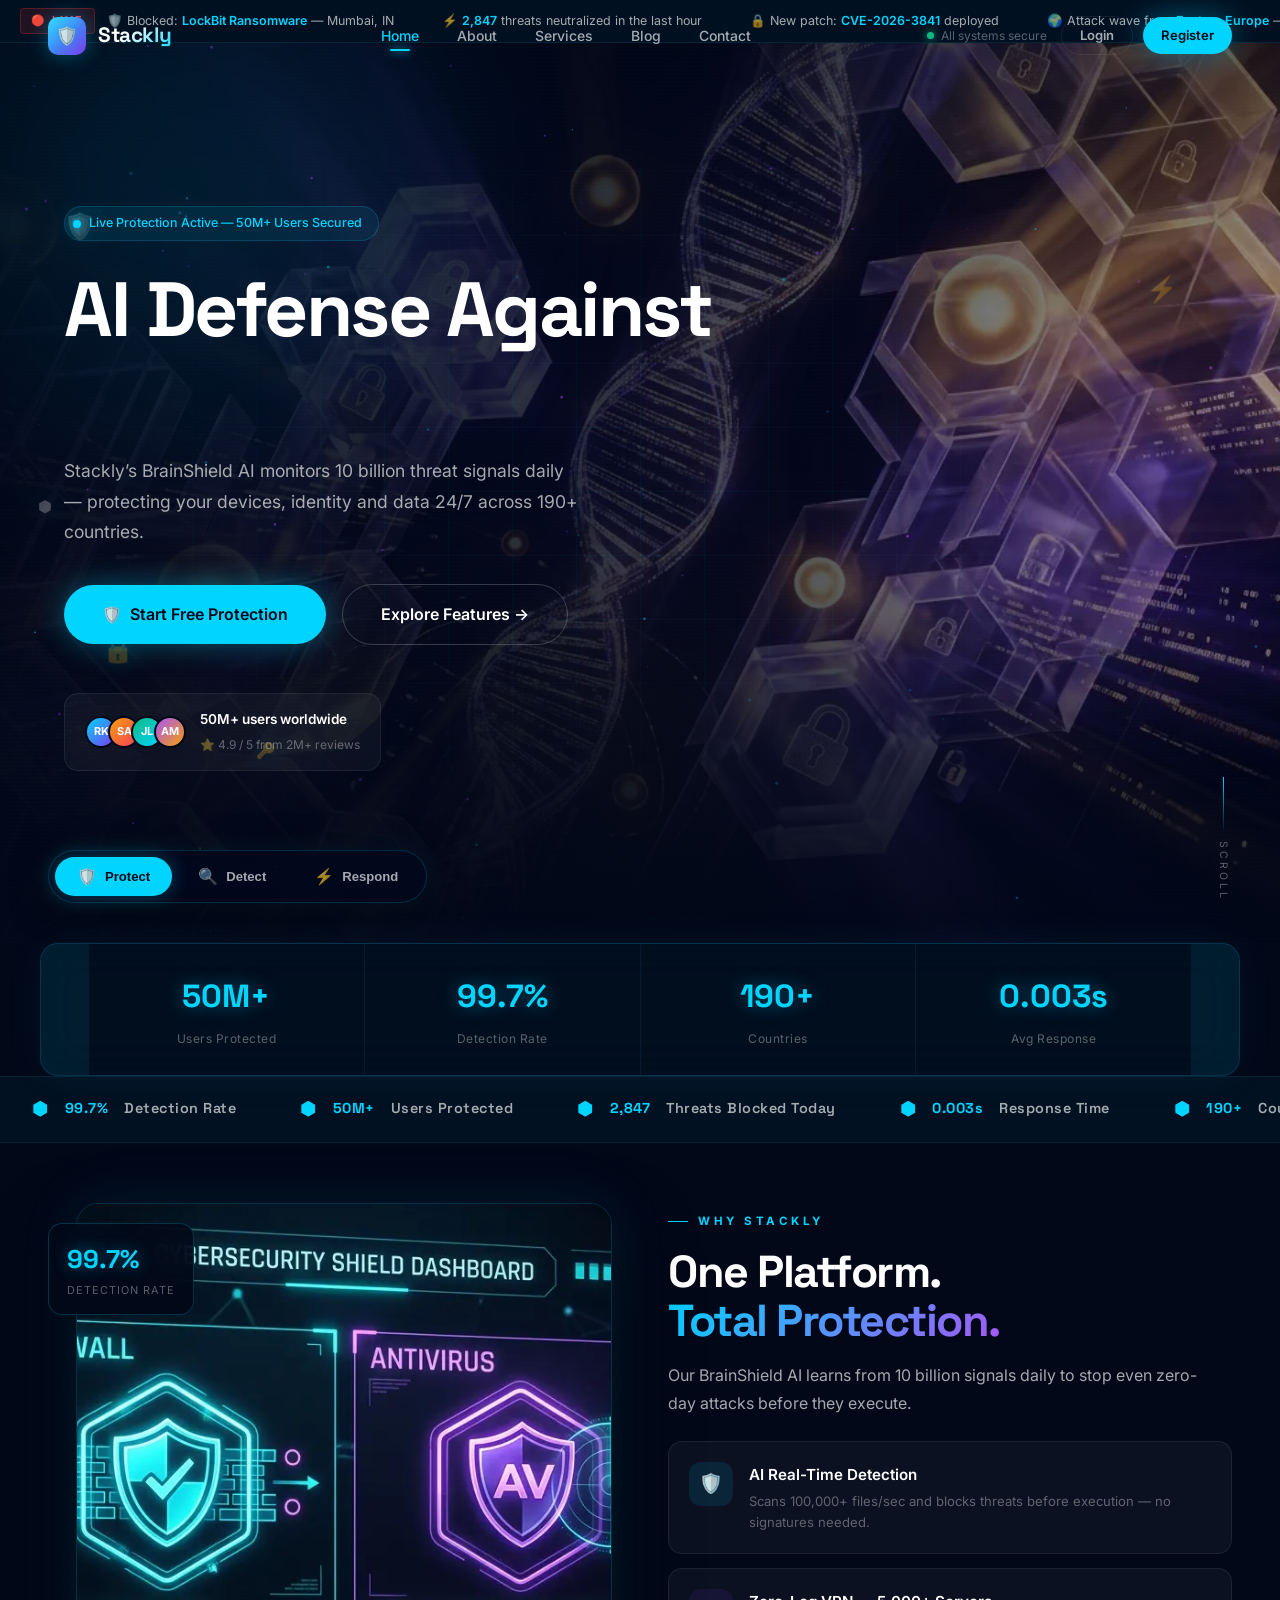
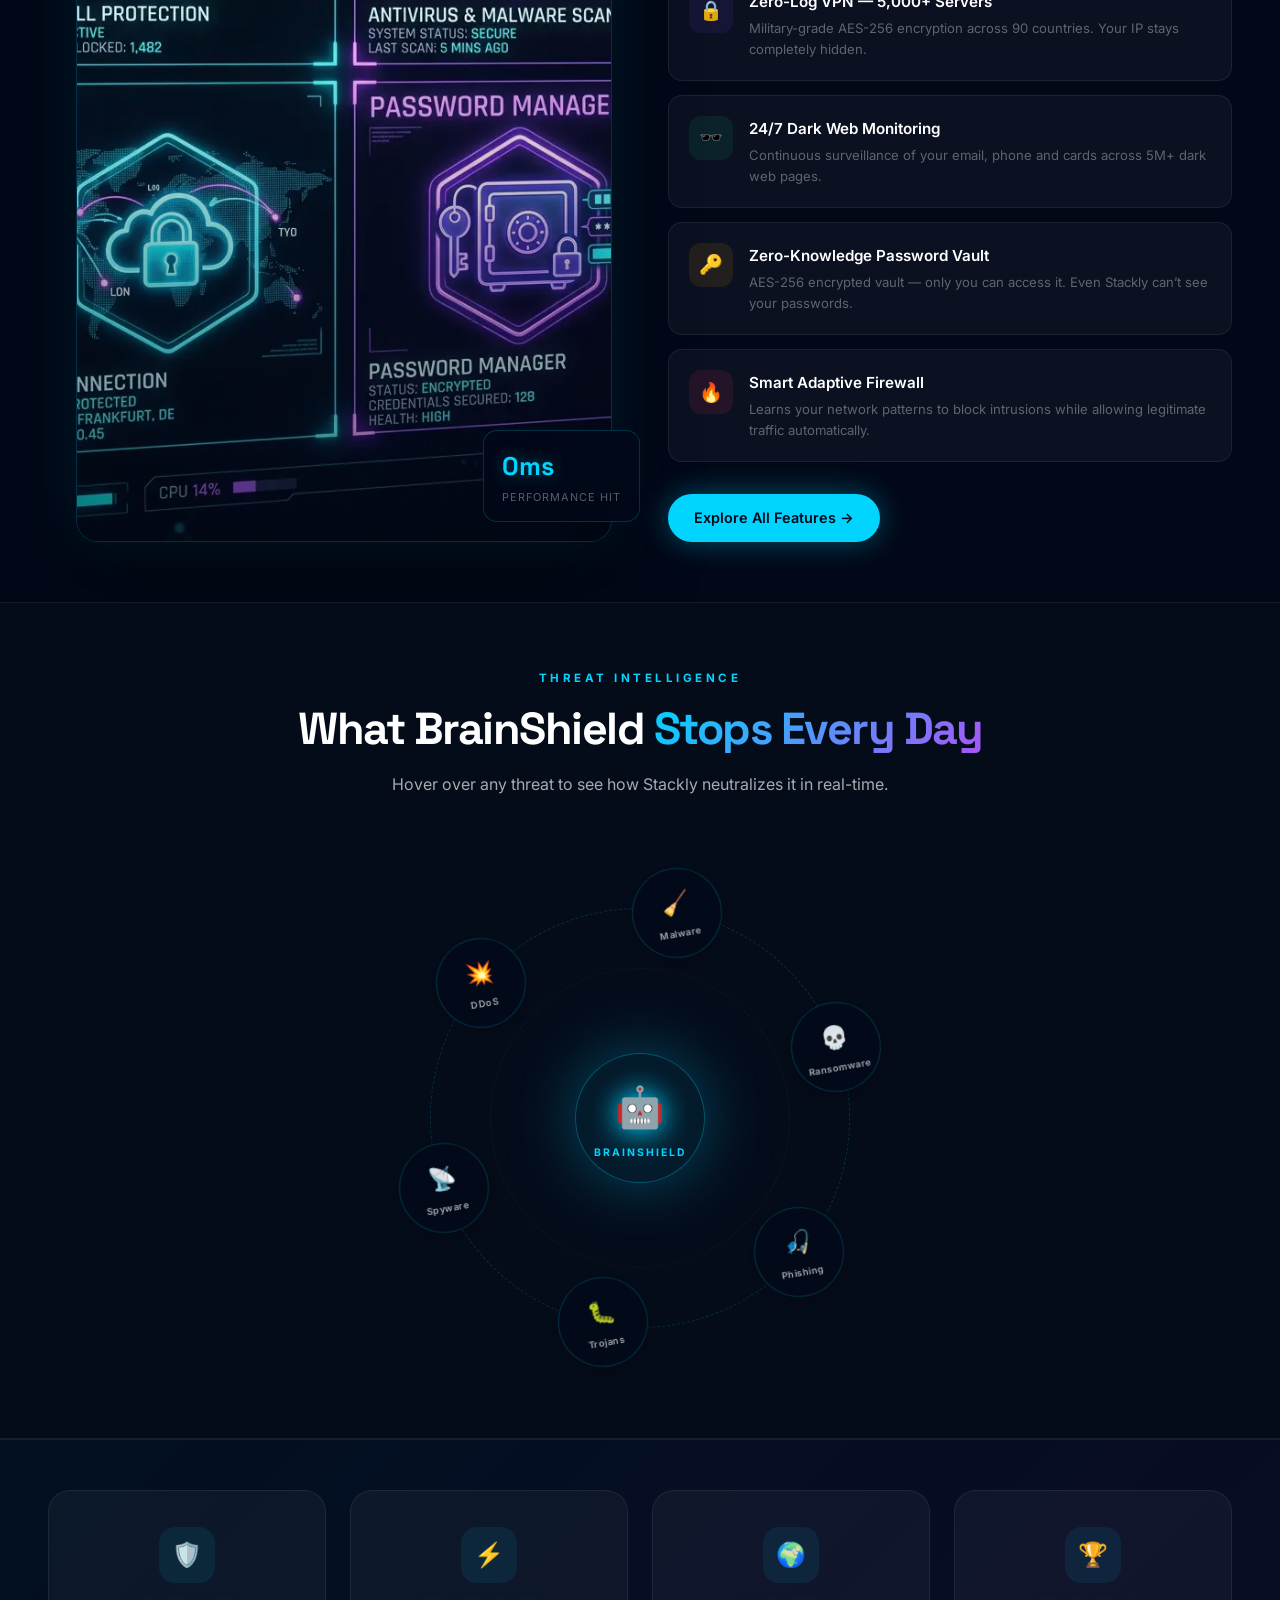
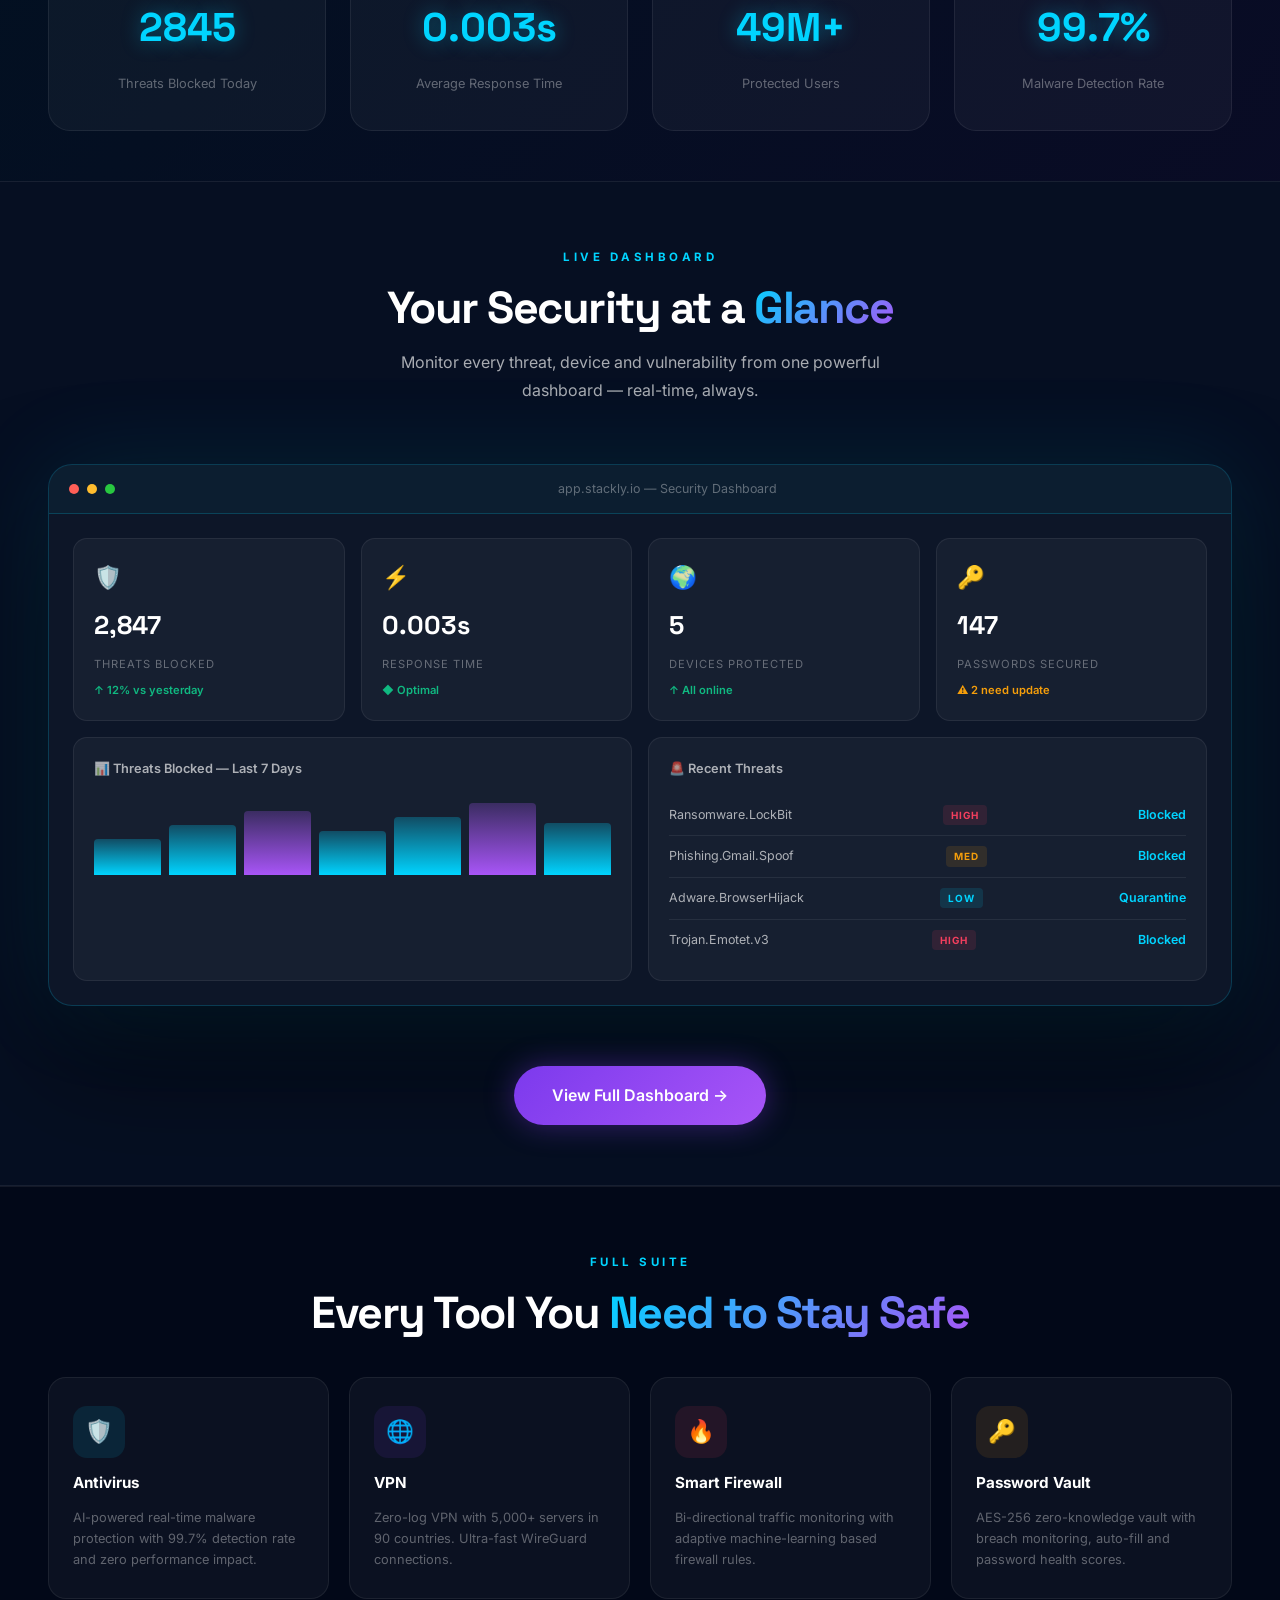
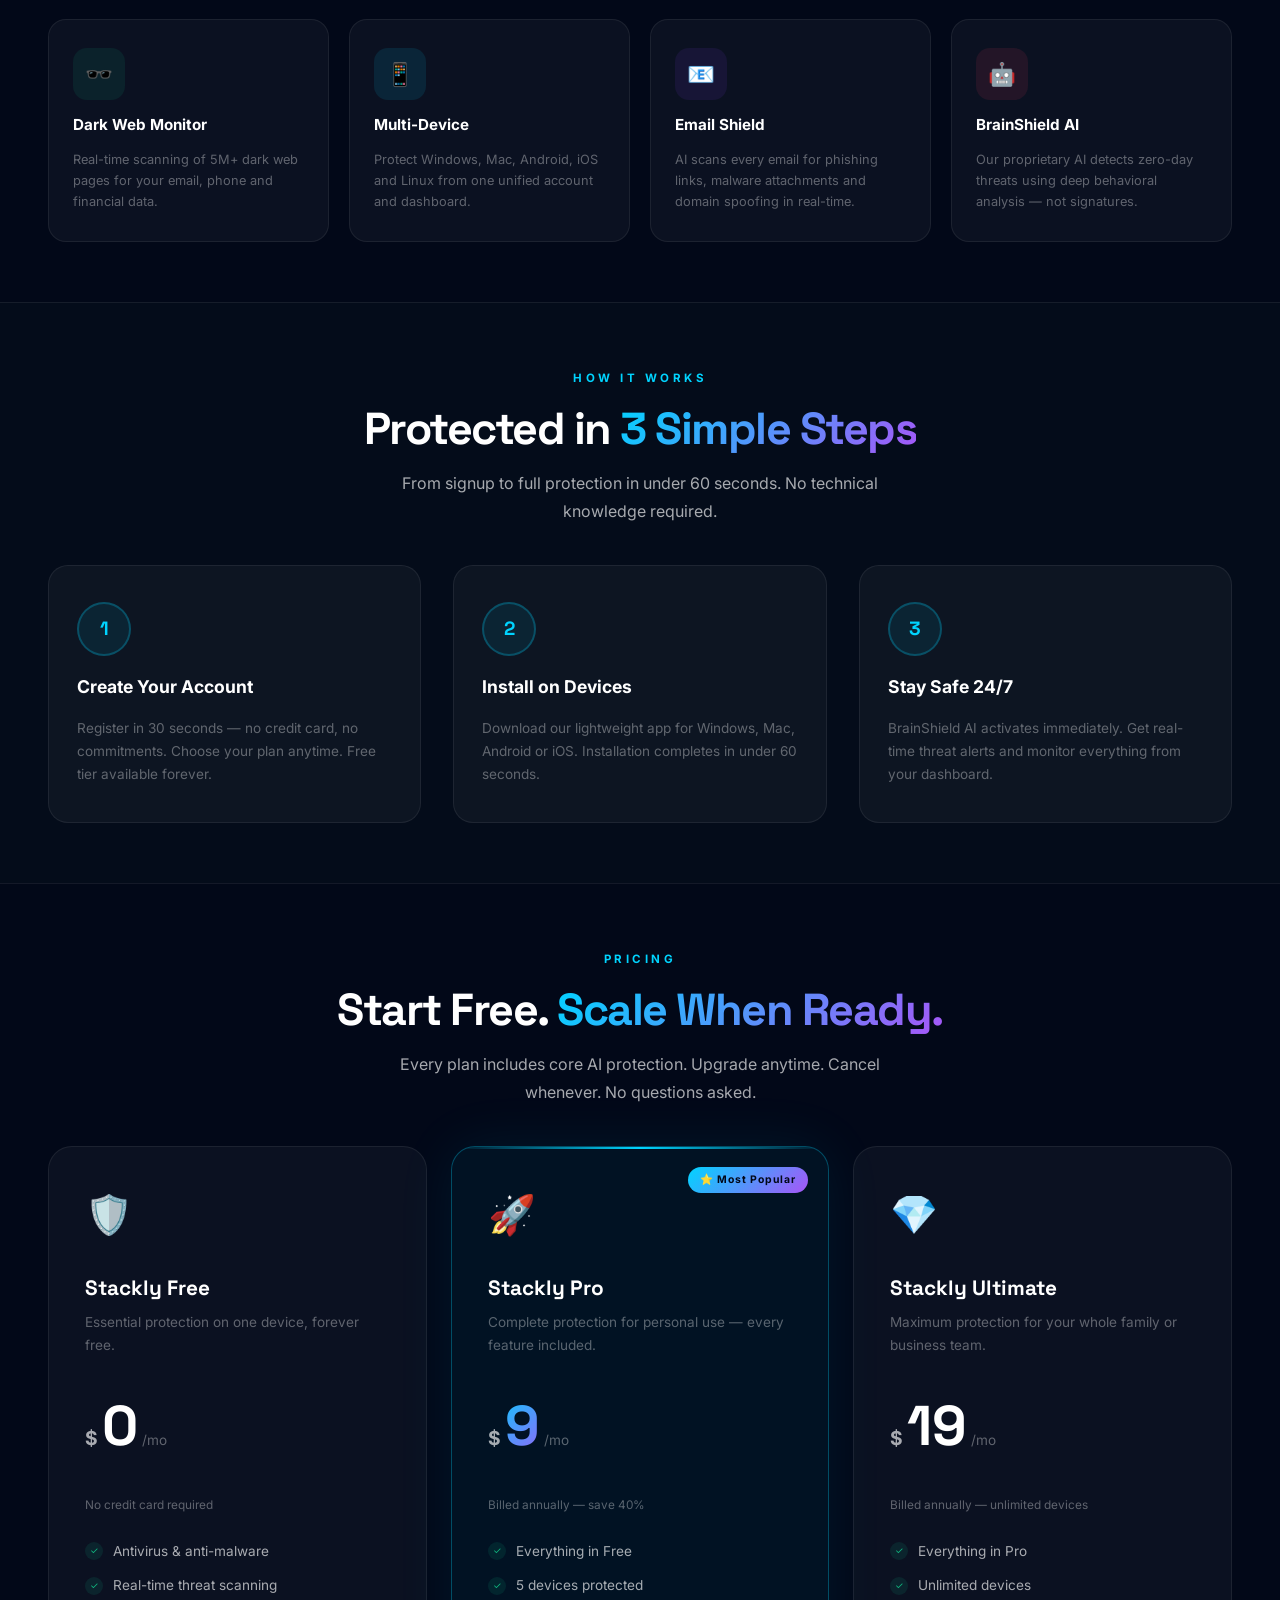
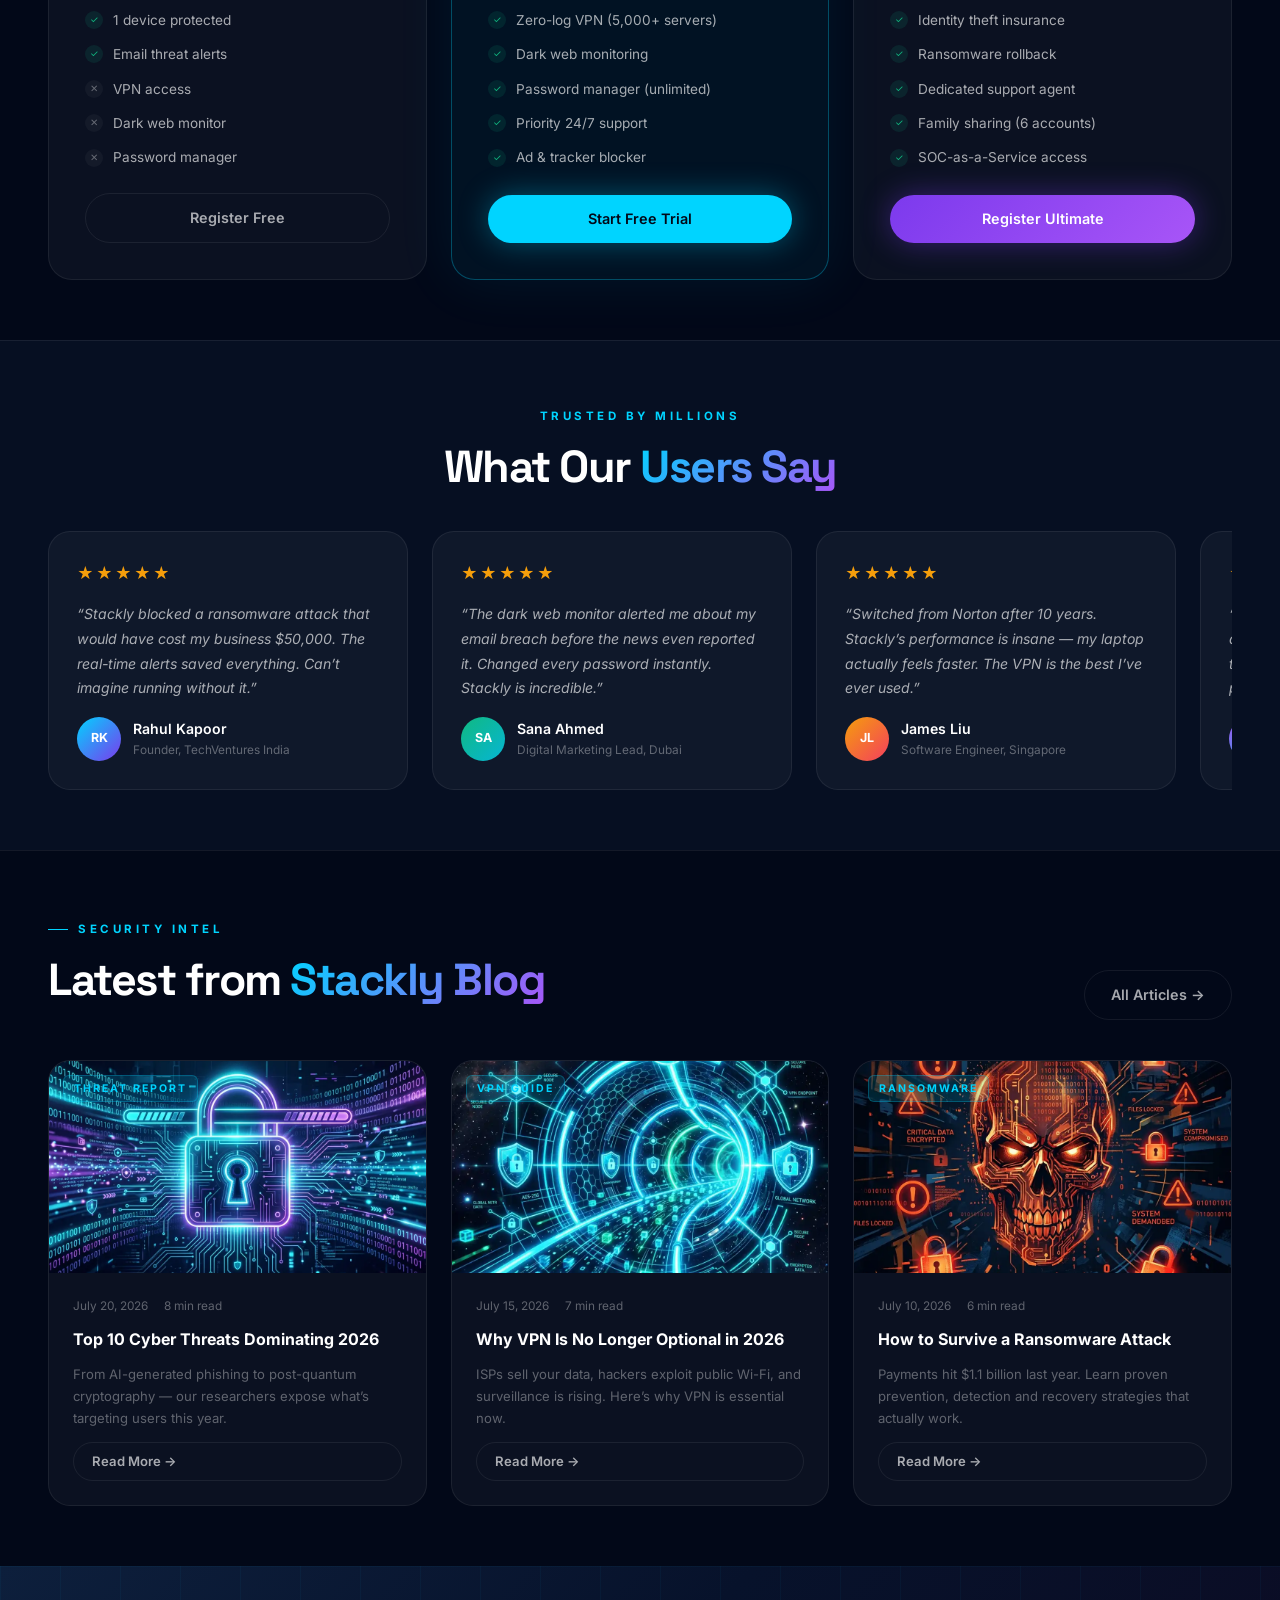
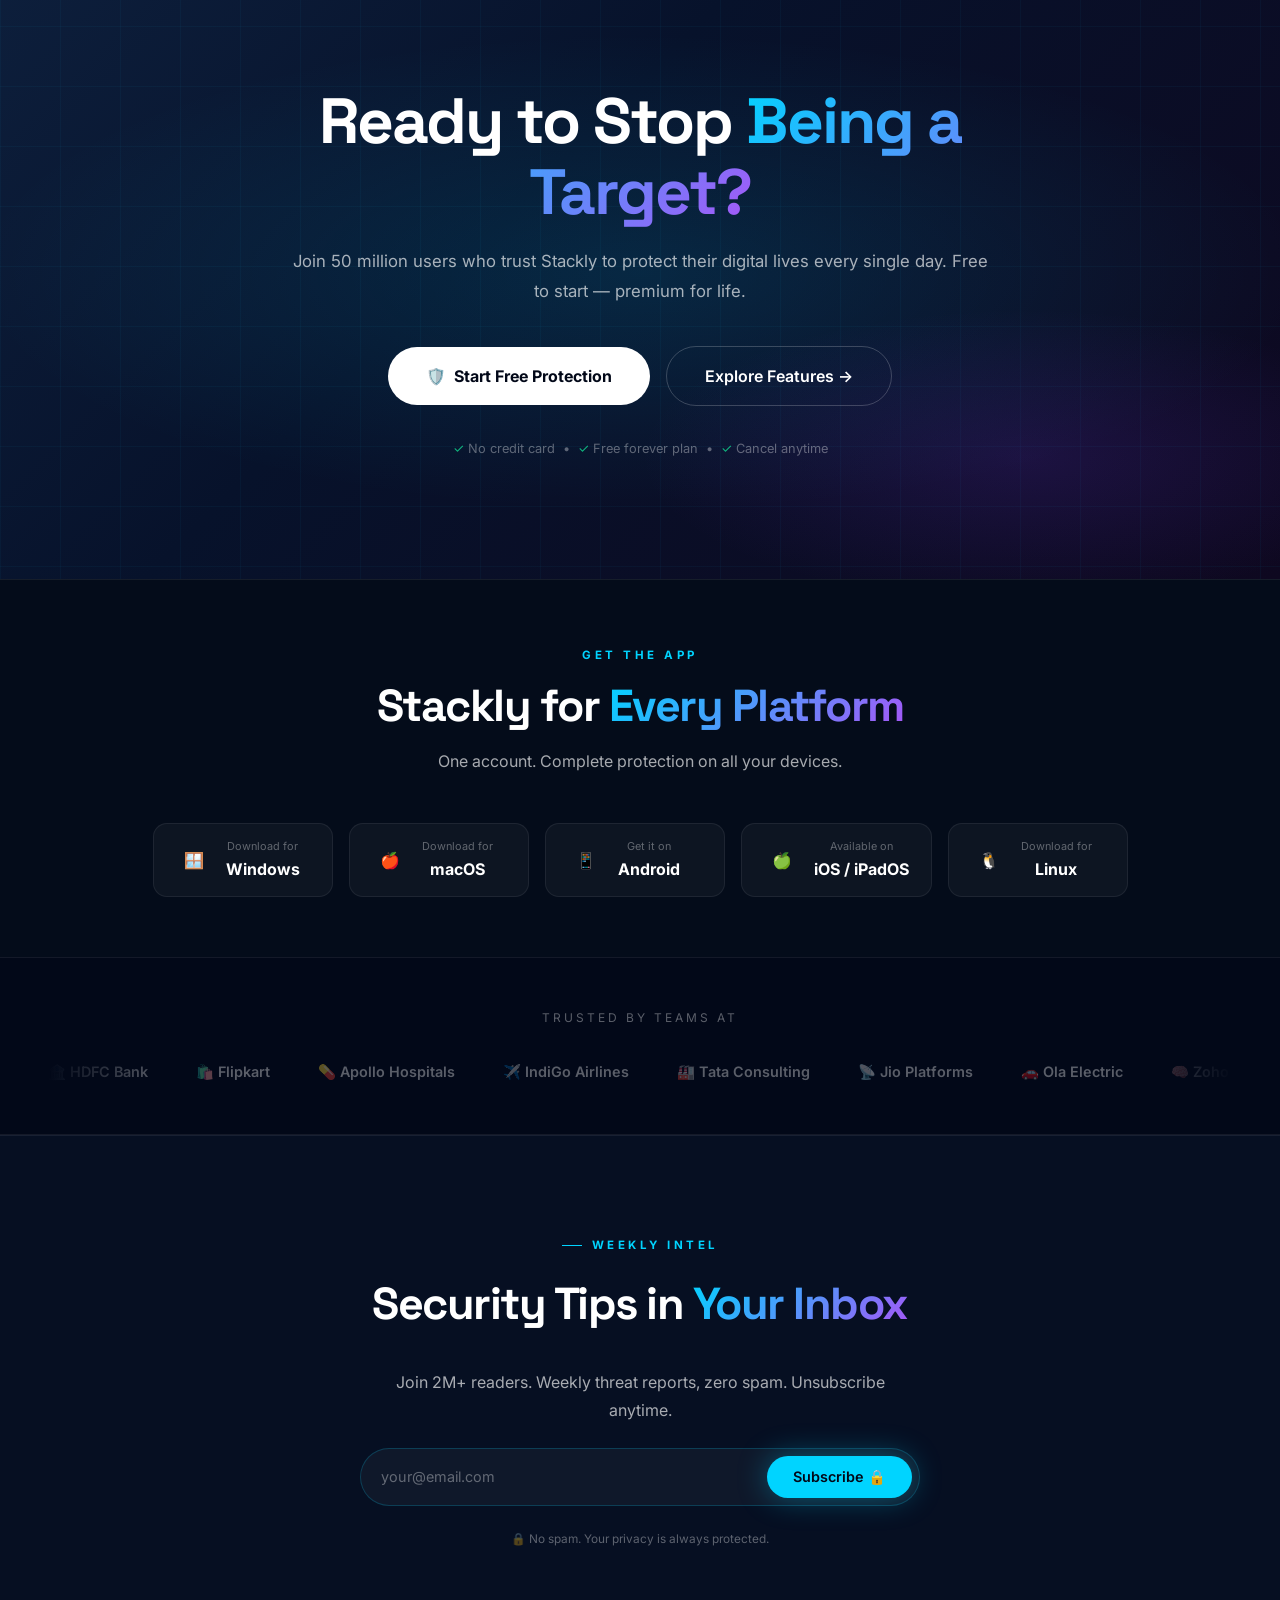
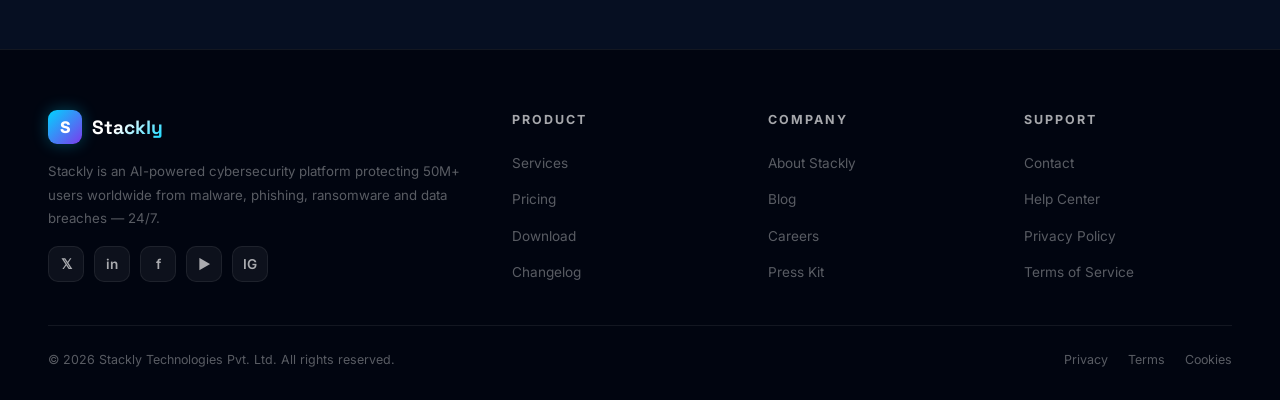
<file: index.html>
<!DOCTYPE html>
<html lang="en">
<head>
  <meta charset="UTF-8">
  <meta name="viewport" content="width=device-width,initial-scale=1.0">
  <title>Stackly &mdash; AI-Powered Cybersecurity Platform</title>
  <meta name="description" content="Stackly protects 50M+ users from malware, ransomware, phishing and data breaches with real-time AI security.">
  <link rel="preconnect" href="https://fonts.googleapis.com">
  <link href="https://fonts.googleapis.com/css2?family=Space+Grotesk:wght@300;400;500;600;700;800&family=Inter:wght@300;400;500;600;700&display=swap" rel="stylesheet">
  <link rel="stylesheet" href="home.css">
</head>
<body>

<!-- ══ SPLASH ══════════════════════════════════════════════ -->
<div id="splash-screen">
  <div class="splash-logo-wrap">
    <div class="splash-rings">
      <div class="splash-ring"></div>
      <div class="splash-ring"></div>
      <div class="splash-ring"></div>
    </div>
    <div class="splash-icon">&#x1F6E1;&#xFE0F;</div>
    <div class="splash-brand">Stackly</div>
    <div class="splash-sub">AI-Powered Security</div>
  </div>
  <div class="splash-bar"><div class="splash-bar-fill"></div></div>
  <div class="splash-status">Initializing BrainShield AI Engine&hellip;</div>
</div>

<!-- ══ LIVE THREAT TICKER ══════════════════════════════════ -->
<div class="threat-ticker">
  <span class="ticker-label">&#x1F534; LIVE</span>
  <div class="ticker-track">
    <span class="ticker-item">&#x1F6E1;&#xFE0F; Blocked: <span>LockBit Ransomware</span> &mdash; Mumbai, IN</span>
    <span class="ticker-item">&#x26A1; <span>2,847</span> threats neutralized in the last hour</span>
    <span class="ticker-item">&#x1F512; New patch: <span>CVE-2026-3841</span> deployed</span>
    <span class="ticker-item">&#x1F30D; Attack wave from <span>Eastern Europe</span> &mdash; all users protected</span>
    <span class="ticker-item">&#x1F4CA; Detection rate today: <span>99.97%</span></span>
    <span class="ticker-item">&#x1F576;&#xFE0F; Dark web scan: <span>0 new breaches</span> found</span>
    <span class="ticker-item">&#x26A1; Blocked: <span>Emotet Trojan</span> &mdash; Bangalore, IN</span>
    <span class="ticker-item">&#x1F6E1;&#xFE0F; Blocked: <span>LockBit Ransomware</span> &mdash; Mumbai, IN</span>
    <span class="ticker-item">&#x26A1; <span>2,847</span> threats neutralized in the last hour</span>
    <span class="ticker-item">&#x1F4CA; Detection rate today: <span>99.97%</span></span>
  </div>
</div>

<!-- ══ NAVBAR ══════════════════════════════════════════════ -->
<nav class="navbar" id="navbar">
  <a href="index.html" class="nav-brand">
    <div class="brand-icon">&#x1F6E1;&#xFE0F;</div>
    <span class="brand-name">Stackly</span>
  </a>
  <ul class="nav-links">
    <li><a href="index.html" class="active">Home</a></li>
    <li><a href="about.html">About</a></li>
    <li><a href="services.html">Services</a></li>
    <li><a href="blog.html">Blog</a></li>
    <li><a href="contact.html">Contact</a></li>
  </ul>
  <div class="nav-status">
    <div class="nav-dot"></div>
    All systems secure
  </div>
  <div class="nav-right">
    <a href="login.html" class="btn btn-ghost btn-sm">Login</a>
    <a href="register.html" class="btn btn-primary btn-sm">Register</a>
  </div>
  <div class="hamburger" id="hamburger"><span></span><span></span><span></span></div>
</nav>

<!-- Mobile menu -->
<div class="mobile-menu" id="mobile-menu">
  <a href="index.html">&#x1F3E0; Home</a>
  <a href="about.html">&#x1F3E2; About</a>
  <a href="services.html">&#x1F6E1;&#xFE0F; Services</a>
  <a href="blog.html">&#x1F4F0; Blog</a>
  <a href="contact.html">&#x1F4EC; Contact</a>
  <div class="mobile-divider"></div>
  <a href="login.html" class="btn btn-ghost btn-full">Login</a>
  <a href="register.html" class="btn btn-primary btn-full" style="margin-top:8px;">Register Free</a>
</div>

<!-- ══ HERO SECTION ═════════════════════════════════════════
     FMCG Patterns: Crossfade BG slides · Floating elements
     Glassmorphic pill-switcher · Scroll-down cue
     ═════════════════════════════════════════════════════════ -->
<section id="hero">

  <!-- Background slide images (crossfade on switcher click) -->
  <div class="hero-slide hero-slide-0"></div>
  <div class="hero-slide hero-slide-1"></div>
  <div class="hero-slide hero-slide-2"></div>

  <!-- Dark overlay -->
  <div class="hero-overlay"></div>

  <!-- Scanlines -->
  <div class="hero-scanlines"></div>

  <!-- Glowing blobs -->
  <div class="hero-blob hero-blob-1"></div>
  <div class="hero-blob hero-blob-2"></div>
  <div class="hero-blob hero-blob-3"></div>

  <!-- Floating icons (like FMCG leaves) -->
  <div class="hero-float-el fe-1">&#x1F6E1;&#xFE0F;</div>
  <div class="hero-float-el fe-2">&#x1F512;</div>
  <div class="hero-float-el fe-3">&#x26A1;</div>
  <div class="hero-float-el fe-4">&#x1F576;&#xFE0F;</div>
  <div class="hero-float-el fe-5">&#x2B22;</div>
  <div class="hero-float-el fe-6">&#x1F511;</div>

  <!-- Particle canvas + grid -->
  <canvas id="hero-canvas"></canvas>
  <div class="hero-grid"></div>
  <div class="hero-vignette"></div>

  <!-- ── Hero content ── -->
  <div class="hero-content">
    <div class="hero-label">
      <div class="hero-label-dot"></div>
      Live Protection Active &mdash; 50M+ Users Secured
    </div>

    <h1 class="hero-headline">
      <span class="hl-main">AI Defense Against</span>
      <span class="hl-gradient">
        <span class="hl-typewriter"><span id="typewriter" data-words='["Malware","Ransomware","Phishing","Data Breaches","Hackers","Zero-Days"]'>Malware</span></span>
      </span>
    </h1>

    <p class="hero-desc">
      Stackly&rsquo;s BrainShield AI monitors 10 billion threat signals daily &mdash; protecting your devices, identity and data 24/7 across 190+ countries.
    </p>

    <div class="hero-actions">
      <a href="404.html" class="btn btn-primary btn-lg">&#x1F6E1;&#xFE0F;&nbsp; Start Free Protection</a>
      <a href="404.html" class="btn btn-outline btn-lg">Explore Features &rarr;</a>
    </div>

    <div class="hero-trust">
      <div class="trust-avs">
        <div class="trust-av ta1">RK</div>
        <div class="trust-av ta2">SA</div>
        <div class="trust-av ta3">JL</div>
        <div class="trust-av ta4">AM</div>
      </div>
      <div class="trust-info">
        <strong>50M+ users worldwide</strong>
        <span>&#x2B50; 4.9 / 5 from 2M+ reviews</span>
      </div>
    </div>
  </div>

  <!-- ── Glassmorphic pill-switcher (FMCG style) ── -->
  <div class="hero-switcher">
    <button class="switcher-btn active" data-idx="0">
      <span class="sw-icon">&#x1F6E1;&#xFE0F;</span> Protect
    </button>
    <button class="switcher-btn" data-idx="1">
      <span class="sw-icon">&#x1F50D;</span> Detect
    </button>
    <button class="switcher-btn" data-idx="2">
      <span class="sw-icon">&#x26A1;</span> Respond
    </button>
  </div>

  <!-- ── Scroll cue (FMCG style) ── -->
  <div class="hero-scroll-cue">
    <div class="scroll-cue-line"></div>
    <div class="scroll-cue-text">Scroll</div>
  </div>

</section>

<!-- Hero stats bar (below hero, inside its own section) -->
<div class="hero-stats" style="margin:0 auto;max-width:1200px;padding:0 48px;">
  <div class="hs">
    <div class="hs-num" data-count="50" data-suffix="M+">0</div>
    <div class="hs-lbl">Users Protected</div>
  </div>
  <div class="hs">
    <div class="hs-num" data-count="99" data-suffix=".7%">0</div>
    <div class="hs-lbl">Detection Rate</div>
  </div>
  <div class="hs">
    <div class="hs-num" data-count="190" data-suffix="+">0</div>
    <div class="hs-lbl">Countries</div>
  </div>
  <div class="hs">
    <div class="hs-num">0.003s</div>
    <div class="hs-lbl">Avg Response</div>
  </div>
</div>

<!-- ══ MARQUEE SEPARATOR (FMCG marquee) ════════════════════ -->
<div class="marquee-strip">
  <div class="marquee-track">
    <div class="marquee-item"><span class="mi-sep">&#x2B22;</span> <strong>99.7%</strong> Detection Rate</div>
    <div class="marquee-item"><span class="mi-sep">&#x2B22;</span> <strong>50M+</strong> Users Protected</div>
    <div class="marquee-item"><span class="mi-sep">&#x2B22;</span> <strong>2,847</strong> Threats Blocked Today</div>
    <div class="marquee-item"><span class="mi-sep">&#x2B22;</span> <strong>0.003s</strong> Response Time</div>
    <div class="marquee-item"><span class="mi-sep">&#x2B22;</span> <strong>190+</strong> Countries Covered</div>
    <div class="marquee-item"><span class="mi-sep">&#x2B22;</span> <strong>24/7</strong> AI Monitoring</div>
    <div class="marquee-item"><span class="mi-sep">&#x2B22;</span> <strong>AES-256</strong> Encryption</div>
    <div class="marquee-item"><span class="mi-sep">&#x2B22;</span> <strong>Zero-Log</strong> VPN Policy</div>
    <!-- Duplicate for seamless loop -->
    <div class="marquee-item"><span class="mi-sep">&#x2B22;</span> <strong>99.7%</strong> Detection Rate</div>
    <div class="marquee-item"><span class="mi-sep">&#x2B22;</span> <strong>50M+</strong> Users Protected</div>
    <div class="marquee-item"><span class="mi-sep">&#x2B22;</span> <strong>2,847</strong> Threats Blocked Today</div>
    <div class="marquee-item"><span class="mi-sep">&#x2B22;</span> <strong>0.003s</strong> Response Time</div>
    <div class="marquee-item"><span class="mi-sep">&#x2B22;</span> <strong>190+</strong> Countries Covered</div>
    <div class="marquee-item"><span class="mi-sep">&#x2B22;</span> <strong>24/7</strong> AI Monitoring</div>
    <div class="marquee-item"><span class="mi-sep">&#x2B22;</span> <strong>AES-256</strong> Encryption</div>
    <div class="marquee-item"><span class="mi-sep">&#x2B22;</span> <strong>Zero-Log</strong> VPN Policy</div>
  </div>
</div>

<!-- ══ FEATURES — 2-col image + list ══════════════════════ -->
<section id="features">
  <div class="section-inner">
    <div class="feat-grid">

      <!-- Visual side -->
      <div class="feat-visual reveal">
        <div class="feat-img-wrap">
          <img src="images/features.webp" alt="Stackly Security Features">
        </div>
        <div class="feat-badge fb1">
          <div class="fb-num">99.7%</div>
          <div class="fb-lbl">Detection Rate</div>
        </div>
        <div class="feat-badge fb2">
          <div class="fb-num">0ms</div>
          <div class="fb-lbl">Performance Hit</div>
        </div>
      </div>

      <!-- Text side -->
      <div>
        <div class="section-tag">Why Stackly</div>
        <h2 class="section-h2">One Platform.<br><span>Total Protection.</span></h2>
        <p class="section-desc">Our BrainShield AI learns from 10 billion signals daily to stop even zero-day attacks before they execute.</p>
        <div class="feat-list">
          <div class="feat-item reveal">
            <div class="fi-ico ic-cyan">&#x1F6E1;&#xFE0F;</div>
            <div class="fi-body">
              <h4>AI Real-Time Detection</h4>
              <p>Scans 100,000+ files/sec and blocks threats before execution &mdash; no signatures needed.</p>
            </div>
          </div>
          <div class="feat-item reveal d1">
            <div class="fi-ico ic-violet">&#x1F512;</div>
            <div class="fi-body">
              <h4>Zero-Log VPN &mdash; 5,000+ Servers</h4>
              <p>Military-grade AES-256 encryption across 90 countries. Your IP stays completely hidden.</p>
            </div>
          </div>
          <div class="feat-item reveal d2">
            <div class="fi-ico ic-green">&#x1F576;&#xFE0F;</div>
            <div class="fi-body">
              <h4>24/7 Dark Web Monitoring</h4>
              <p>Continuous surveillance of your email, phone and cards across 5M+ dark web pages.</p>
            </div>
          </div>
          <div class="feat-item reveal d3">
            <div class="fi-ico ic-amber">&#x1F511;</div>
            <div class="fi-body">
              <h4>Zero-Knowledge Password Vault</h4>
              <p>AES-256 encrypted vault &mdash; only you can access it. Even Stackly can&rsquo;t see your passwords.</p>
            </div>
          </div>
          <div class="feat-item reveal d4">
            <div class="fi-ico ic-rose">&#x1F525;</div>
            <div class="fi-body">
              <h4>Smart Adaptive Firewall</h4>
              <p>Learns your network patterns to block intrusions while allowing legitimate traffic automatically.</p>
            </div>
          </div>
        </div>
        <a href="404.html" class="btn btn-primary" style="margin-top:32px;">Explore All Features &rarr;</a>
      </div>

    </div>
  </div>
</section>

<!-- ══ ORBIT SECTION (FMCG product-orbit adapted) ══════════ -->
<section id="orbit-section">
  <div class="section-inner">
    <div class="orbit-wrap">
      <div class="text-center reveal">
        <div class="section-tag">Threat Intelligence</div>
        <h2 class="section-h2">What BrainShield <span>Stops Every Day</span></h2>
        <p class="section-desc" style="margin:0 auto;">Hover over any threat to see how Stackly neutralizes it in real-time.</p>
      </div>

      <!-- Orbit stage -->
      <div class="orbit-stage">
        <!-- Dashed orbit rings -->
        <div class="orbit-ring or-1"></div>
        <div class="orbit-ring or-2"></div>

        <!-- Center AI shield core -->
        <div class="orbit-core">
          <div class="orbit-core-icon">&#x1F916;</div>
          <div class="orbit-core-lbl">BrainShield</div>
        </div>

        <!-- 6 Threat orbit nodes -->
        <div class="orbit-node">
          <div class="orbit-node-icon">&#x1F9F9;</div>
          <div class="orbit-node-lbl">Malware</div>
          <div class="orbit-card">
            <h4>Malware Detection</h4>
            <p>AI behavioral analysis detects malware in 0.003s without signature files.</p>
            <span class="oc-badge">&#x2713; Blocked in 0.003s</span>
          </div>
        </div>

        <div class="orbit-node">
          <div class="orbit-node-icon">&#x1F480;</div>
          <div class="orbit-node-lbl">Ransomware</div>
          <div class="orbit-card">
            <h4>Ransomware Shield</h4>
            <p>Detects encryption behavior instantly, rolls back changes before data is lost.</p>
            <span class="oc-badge">&#x2713; Auto-rollback ready</span>
          </div>
        </div>

        <div class="orbit-node">
          <div class="orbit-node-icon">&#x1F3A3;</div>
          <div class="orbit-node-lbl">Phishing</div>
          <div class="orbit-card">
            <h4>Phishing Protection</h4>
            <p>AI scans every link and email in real-time, blocking fake sites before you click.</p>
            <span class="oc-badge">&#x2713; 99.4% catch rate</span>
          </div>
        </div>

        <div class="orbit-node">
          <div class="orbit-node-icon">&#x1F41B;</div>
          <div class="orbit-node-lbl">Trojans</div>
          <div class="orbit-card">
            <h4>Trojan Removal</h4>
            <p>Detects hidden trojans disguised as legitimate software through heuristic scanning.</p>
            <span class="oc-badge">&#x2713; Deep scan active</span>
          </div>
        </div>

        <div class="orbit-node">
          <div class="orbit-node-icon">&#x1F4E1;</div>
          <div class="orbit-node-lbl">Spyware</div>
          <div class="orbit-card">
            <h4>Spyware Blocker</h4>
            <p>Monitors all outbound data requests, blocking unauthorized data collection attempts.</p>
            <span class="oc-badge">&#x2713; Privacy enforced</span>
          </div>
        </div>

        <div class="orbit-node">
          <div class="orbit-node-icon">&#x1F4A5;</div>
          <div class="orbit-node-lbl">DDoS</div>
          <div class="orbit-card">
            <h4>DDoS Defense</h4>
            <p>Traffic anomaly detection absorbs and deflects distributed denial-of-service floods.</p>
            <span class="oc-badge">&#x2713; Network hardened</span>
          </div>
        </div>
      </div><!-- /orbit-stage -->

    </div>
  </div>
</section>

<!-- ══ STATS ════════════════════════════════════════════════ -->
<section id="stats">
  <div class="stats-g">
    <div class="stat-c reveal">
      <div class="stat-ico">&#x1F6E1;&#xFE0F;</div>
      <div class="stat-num" data-count="2847" data-suffix="">0</div>
      <div class="stat-lbl">Threats Blocked Today</div>
    </div>
    <div class="stat-c reveal d1">
      <div class="stat-ico">&#x26A1;</div>
      <div class="stat-num">0.003s</div>
      <div class="stat-lbl">Average Response Time</div>
    </div>
    <div class="stat-c reveal d2">
      <div class="stat-ico">&#x1F30D;</div>
      <div class="stat-num" data-count="50" data-suffix="M+">0</div>
      <div class="stat-lbl">Protected Users</div>
    </div>
    <div class="stat-c reveal d3">
      <div class="stat-ico">&#x1F3C6;</div>
      <div class="stat-num">99.7%</div>
      <div class="stat-lbl">Malware Detection Rate</div>
    </div>
  </div>
</section>

<!-- ══ DASHBOARD SHOWCASE ══════════════════════════════════ -->
<section id="dashboard-showcase">
  <div class="section-inner">
    <div class="showcase-wrap">
      <div class="text-center reveal">
        <div class="section-tag">Live Dashboard</div>
        <h2 class="section-h2">Your Security at a <span>Glance</span></h2>
        <p class="section-desc" style="margin:0 auto;">Monitor every threat, device and vulnerability from one powerful dashboard &mdash; real-time, always.</p>
      </div>

      <div class="showcase-mockup reveal">
        <div class="mock-bar">
          <div class="mock-dot md-r"></div>
          <div class="mock-dot md-y"></div>
          <div class="mock-dot md-g"></div>
          <div class="mock-url">app.stackly.io &mdash; Security Dashboard</div>
        </div>
        <div class="mock-body">
          <div class="mock-stat">
            <div class="ms-ico">&#x1F6E1;&#xFE0F;</div>
            <div class="ms-num">2,847</div>
            <div class="ms-lbl">Threats Blocked</div>
            <div class="ms-trend trend-up">&#x2191; 12% vs yesterday</div>
          </div>
          <div class="mock-stat">
            <div class="ms-ico">&#x26A1;</div>
            <div class="ms-num">0.003s</div>
            <div class="ms-lbl">Response Time</div>
            <div class="ms-trend trend-up">&#x25C6; Optimal</div>
          </div>
          <div class="mock-stat">
            <div class="ms-ico">&#x1F30D;</div>
            <div class="ms-num">5</div>
            <div class="ms-lbl">Devices Protected</div>
            <div class="ms-trend trend-up">&#x2191; All online</div>
          </div>
          <div class="mock-stat">
            <div class="ms-ico">&#x1F511;</div>
            <div class="ms-num">147</div>
            <div class="ms-lbl">Passwords Secured</div>
            <div class="ms-trend trend-warn">&#x26A0; 2 need update</div>
          </div>
          <div class="mock-chart">
            <div class="mc-title">&#x1F4CA; Threats Blocked &mdash; Last 7 Days</div>
            <div class="mc-bars">
              <div class="mc-bar" style="height:45%"></div>
              <div class="mc-bar" style="height:62%"></div>
              <div class="mc-bar v" style="height:80%"></div>
              <div class="mc-bar" style="height:55%"></div>
              <div class="mc-bar" style="height:72%"></div>
              <div class="mc-bar v" style="height:90%"></div>
              <div class="mc-bar" style="height:65%"></div>
            </div>
          </div>
          <div class="mock-threats">
            <div class="mt-title">&#x1F6A8; Recent Threats</div>
            <div class="mt-row"><span class="mt-name">Ransomware.LockBit</span><span class="mt-badge tb-hi">HIGH</span><span class="mt-count">Blocked</span></div>
            <div class="mt-row"><span class="mt-name">Phishing.Gmail.Spoof</span><span class="mt-badge tb-md">MED</span><span class="mt-count">Blocked</span></div>
            <div class="mt-row"><span class="mt-name">Adware.BrowserHijack</span><span class="mt-badge tb-lo">LOW</span><span class="mt-count">Quarantine</span></div>
            <div class="mt-row"><span class="mt-name">Trojan.Emotet.v3</span><span class="mt-badge tb-hi">HIGH</span><span class="mt-count">Blocked</span></div>
          </div>
        </div>
      </div>

      <a href="404.html" class="btn btn-violet btn-lg">View Full Dashboard &rarr;</a>
    </div>
  </div>
</section>

<!-- ══ FEATURE CARDS GRID ══════════════════════════════════ -->
<section id="fcard-grid">
  <div class="section-inner">
    <div class="text-center reveal">
      <div class="section-tag">Full Suite</div>
      <h2 class="section-h2">Every Tool You <span>Need to Stay Safe</span></h2>
    </div>
    <div class="fcard-g">
      <div class="fcard reveal">
        <div class="fcard-ico ic-cyan">&#x1F6E1;&#xFE0F;</div>
        <h3>Antivirus</h3>
        <p>AI-powered real-time malware protection with 99.7% detection rate and zero performance impact.</p>
      </div>
      <div class="fcard reveal d1">
        <div class="fcard-ico ic-violet">&#x1F310;</div>
        <h3>VPN</h3>
        <p>Zero-log VPN with 5,000+ servers in 90 countries. Ultra-fast WireGuard connections.</p>
      </div>
      <div class="fcard reveal d2">
        <div class="fcard-ico ic-rose">&#x1F525;</div>
        <h3>Smart Firewall</h3>
        <p>Bi-directional traffic monitoring with adaptive machine-learning based firewall rules.</p>
      </div>
      <div class="fcard reveal d3">
        <div class="fcard-ico ic-amber">&#x1F511;</div>
        <h3>Password Vault</h3>
        <p>AES-256 zero-knowledge vault with breach monitoring, auto-fill and password health scores.</p>
      </div>
      <div class="fcard reveal">
        <div class="fcard-ico ic-green">&#x1F576;&#xFE0F;</div>
        <h3>Dark Web Monitor</h3>
        <p>Real-time scanning of 5M+ dark web pages for your email, phone and financial data.</p>
      </div>
      <div class="fcard reveal d1">
        <div class="fcard-ico ic-cyan">&#x1F4F1;</div>
        <h3>Multi-Device</h3>
        <p>Protect Windows, Mac, Android, iOS and Linux from one unified account and dashboard.</p>
      </div>
      <div class="fcard reveal d2">
        <div class="fcard-ico ic-violet">&#x1F4E7;</div>
        <h3>Email Shield</h3>
        <p>AI scans every email for phishing links, malware attachments and domain spoofing in real-time.</p>
      </div>
      <div class="fcard reveal d3">
        <div class="fcard-ico ic-rose">&#x1F916;</div>
        <h3>BrainShield AI</h3>
        <p>Our proprietary AI detects zero-day threats using deep behavioral analysis &mdash; not signatures.</p>
      </div>
    </div>
  </div>
</section>

<!-- ══ HOW IT WORKS ════════════════════════════════════════ -->
<section id="hiw">
  <div class="section-inner">
    <div class="text-center reveal">
      <div class="section-tag">How It Works</div>
      <h2 class="section-h2">Protected in <span>3 Simple Steps</span></h2>
      <p class="section-desc" style="margin:0 auto;">From signup to full protection in under 60 seconds. No technical knowledge required.</p>
    </div>
    <div class="hiw-g">
      <div class="hiw-c reveal">
        <div class="hiw-num">1</div>
        <h3>Create Your Account</h3>
        <p>Register in 30 seconds &mdash; no credit card, no commitments. Choose your plan anytime. Free tier available forever.</p>
      </div>
      <div class="hiw-c reveal d1">
        <div class="hiw-num">2</div>
        <h3>Install on Devices</h3>
        <p>Download our lightweight app for Windows, Mac, Android or iOS. Installation completes in under 60 seconds.</p>
      </div>
      <div class="hiw-c reveal d2">
        <div class="hiw-num">3</div>
        <h3>Stay Safe 24/7</h3>
        <p>BrainShield AI activates immediately. Get real-time threat alerts and monitor everything from your dashboard.</p>
      </div>
    </div>
  </div>
</section>

<!-- ══ PRICING ══════════════════════════════════════════════ -->
<section id="pricing">
  <div class="section-inner">
    <div class="text-center reveal">
      <div class="section-tag">Pricing</div>
      <h2 class="section-h2">Start Free. <span>Scale When Ready.</span></h2>
      <p class="section-desc" style="margin:0 auto;">Every plan includes core AI protection. Upgrade anytime. Cancel whenever. No questions asked.</p>
    </div>
    <div class="pricing-g">

      <div class="pc reveal">
        <div class="pc-icon">&#x1F6E1;&#xFE0F;</div>
        <div>
          <div class="pc-name">Stackly Free</div>
          <div class="pc-desc" style="margin-top:6px;">Essential protection on one device, forever free.</div>
        </div>
        <div class="pc-price"><sup>$</sup><span class="pc-amt">0</span><span class="pc-period">/mo</span></div>
        <div style="font-size:0.74rem;color:var(--dim);">No credit card required</div>
        <div class="pc-feats">
          <div class="pc-feat"><div class="pc-check ch-yes">&#x2713;</div> Antivirus &amp; anti-malware</div>
          <div class="pc-feat"><div class="pc-check ch-yes">&#x2713;</div> Real-time threat scanning</div>
          <div class="pc-feat"><div class="pc-check ch-yes">&#x2713;</div> 1 device protected</div>
          <div class="pc-feat"><div class="pc-check ch-yes">&#x2713;</div> Email threat alerts</div>
          <div class="pc-feat"><div class="pc-check ch-no">&#x2715;</div> VPN access</div>
          <div class="pc-feat"><div class="pc-check ch-no">&#x2715;</div> Dark web monitor</div>
          <div class="pc-feat"><div class="pc-check ch-no">&#x2715;</div> Password manager</div>
        </div>
        <a href="register.html" class="btn btn-ghost btn-full">Register Free</a>
      </div>

      <div class="pc featured reveal d1">
        <div class="pc-badge">&#x2B50; Most Popular</div>
        <div class="pc-icon">&#x1F680;</div>
        <div>
          <div class="pc-name">Stackly Pro</div>
          <div class="pc-desc" style="margin-top:6px;">Complete protection for personal use &mdash; every feature included.</div>
        </div>
        <div class="pc-price"><sup>$</sup><span class="pc-amt">9</span><span class="pc-period">/mo</span></div>
        <div style="font-size:0.74rem;color:var(--dim);">Billed annually &mdash; save 40%</div>
        <div class="pc-feats">
          <div class="pc-feat"><div class="pc-check ch-yes">&#x2713;</div> Everything in Free</div>
          <div class="pc-feat"><div class="pc-check ch-yes">&#x2713;</div> 5 devices protected</div>
          <div class="pc-feat"><div class="pc-check ch-yes">&#x2713;</div> Zero-log VPN (5,000+ servers)</div>
          <div class="pc-feat"><div class="pc-check ch-yes">&#x2713;</div> Dark web monitoring</div>
          <div class="pc-feat"><div class="pc-check ch-yes">&#x2713;</div> Password manager (unlimited)</div>
          <div class="pc-feat"><div class="pc-check ch-yes">&#x2713;</div> Priority 24/7 support</div>
          <div class="pc-feat"><div class="pc-check ch-yes">&#x2713;</div> Ad &amp; tracker blocker</div>
        </div>
        <a href="404.html" class="btn btn-primary btn-full">Start Free Trial</a>
      </div>

      <div class="pc reveal d2">
        <div class="pc-icon">&#x1F48E;</div>
        <div>
          <div class="pc-name">Stackly Ultimate</div>
          <div class="pc-desc" style="margin-top:6px;">Maximum protection for your whole family or business team.</div>
        </div>
        <div class="pc-price"><sup>$</sup><span class="pc-amt">19</span><span class="pc-period">/mo</span></div>
        <div style="font-size:0.74rem;color:var(--dim);">Billed annually &mdash; unlimited devices</div>
        <div class="pc-feats">
          <div class="pc-feat"><div class="pc-check ch-yes">&#x2713;</div> Everything in Pro</div>
          <div class="pc-feat"><div class="pc-check ch-yes">&#x2713;</div> Unlimited devices</div>
          <div class="pc-feat"><div class="pc-check ch-yes">&#x2713;</div> Identity theft insurance</div>
          <div class="pc-feat"><div class="pc-check ch-yes">&#x2713;</div> Ransomware rollback</div>
          <div class="pc-feat"><div class="pc-check ch-yes">&#x2713;</div> Dedicated support agent</div>
          <div class="pc-feat"><div class="pc-check ch-yes">&#x2713;</div> Family sharing (6 accounts)</div>
          <div class="pc-feat"><div class="pc-check ch-yes">&#x2713;</div> SOC-as-a-Service access</div>
        </div>
        <a href="register.html" class="btn btn-violet btn-full">Register Ultimate</a>
      </div>

    </div>
  </div>
</section>

<!-- ══ TESTIMONIALS ════════════════════════════════════════ -->
<section id="testi">
  <div class="section-inner text-center">
    <div class="section-tag">Trusted by Millions</div>
    <h2 class="section-h2 reveal">What Our <span>Users Say</span></h2>
  </div>
  <div class="testi-scroll">
    <div class="testi-track">
      <div class="testi-c">
        <div class="testi-stars">&#x2605;&#x2605;&#x2605;&#x2605;&#x2605;</div>
        <p class="testi-txt">&ldquo;Stackly blocked a ransomware attack that would have cost my business $50,000. The real-time alerts saved everything. Can&rsquo;t imagine running without it.&rdquo;</p>
        <div class="testi-author">
          <div class="t-av" style="background:linear-gradient(135deg,#00d4ff,#7c3aed)">RK</div>
          <div><div class="t-name">Rahul Kapoor</div><div class="t-role">Founder, TechVentures India</div></div>
        </div>
      </div>
      <div class="testi-c">
        <div class="testi-stars">&#x2605;&#x2605;&#x2605;&#x2605;&#x2605;</div>
        <p class="testi-txt">&ldquo;The dark web monitor alerted me about my email breach before the news even reported it. Changed every password instantly. Stackly is incredible.&rdquo;</p>
        <div class="testi-author">
          <div class="t-av" style="background:linear-gradient(135deg,#10b981,#06b6d4)">SA</div>
          <div><div class="t-name">Sana Ahmed</div><div class="t-role">Digital Marketing Lead, Dubai</div></div>
        </div>
      </div>
      <div class="testi-c">
        <div class="testi-stars">&#x2605;&#x2605;&#x2605;&#x2605;&#x2605;</div>
        <p class="testi-txt">&ldquo;Switched from Norton after 10 years. Stackly&rsquo;s performance is insane &mdash; my laptop actually feels faster. The VPN is the best I&rsquo;ve ever used.&rdquo;</p>
        <div class="testi-author">
          <div class="t-av" style="background:linear-gradient(135deg,#f59e0b,#f43f5e)">JL</div>
          <div><div class="t-name">James Liu</div><div class="t-role">Software Engineer, Singapore</div></div>
        </div>
      </div>
      <div class="testi-c">
        <div class="testi-stars">&#x2605;&#x2605;&#x2605;&#x2605;&#x2605;</div>
        <p class="testi-txt">&ldquo;As IT admin for 200 staff, Stackly&rsquo;s central dashboard saves me 4+ hours per week. The threat visibility is unmatched at this price point.&rdquo;</p>
        <div class="testi-author">
          <div class="t-av" style="background:linear-gradient(135deg,#a855f7,#06b6d4)">AM</div>
          <div><div class="t-name">Aisha Molani</div><div class="t-role">IT Manager, Lagos Enterprise</div></div>
        </div>
      </div>
      <div class="testi-c">
        <div class="testi-stars">&#x2605;&#x2605;&#x2605;&#x2605;&#x2605;</div>
        <p class="testi-txt">&ldquo;I travel constantly and public Wi-Fi always scared me. Stackly&rsquo;s VPN makes me feel safe anywhere. The app is beautiful too &mdash; design matters.&rdquo;</p>
        <div class="testi-author">
          <div class="t-av" style="background:linear-gradient(135deg,#f97316,#f59e0b)">KM</div>
          <div><div class="t-name">Kenji Mori</div><div class="t-role">Photographer &amp; Digital Nomad</div></div>
        </div>
      </div>
      <div class="testi-c">
        <div class="testi-stars">&#x2605;&#x2605;&#x2605;&#x2605;&#x2605;</div>
        <p class="testi-txt">&ldquo;Password manager found 3 of my passwords in a data breach. Stackly notified me instantly and guided me through updating everything. Five stars.&rdquo;</p>
        <div class="testi-author">
          <div class="t-av" style="background:linear-gradient(135deg,#7c3aed,#a855f7)">LP</div>
          <div><div class="t-name">Laura Perez</div><div class="t-role">Accountant, Madrid</div></div>
        </div>
      </div>
      <!-- Duplicated set for seamless infinite scroll -->
      <div class="testi-c">
        <div class="testi-stars">&#x2605;&#x2605;&#x2605;&#x2605;&#x2605;</div>
        <p class="testi-txt">&ldquo;Stackly blocked a ransomware attack that would have cost my business $50,000. The real-time alerts saved everything. Can&rsquo;t imagine running without it.&rdquo;</p>
        <div class="testi-author">
          <div class="t-av" style="background:linear-gradient(135deg,#00d4ff,#7c3aed)">RK</div>
          <div><div class="t-name">Rahul Kapoor</div><div class="t-role">Founder, TechVentures India</div></div>
        </div>
      </div>
      <div class="testi-c">
        <div class="testi-stars">&#x2605;&#x2605;&#x2605;&#x2605;&#x2605;</div>
        <p class="testi-txt">&ldquo;The dark web monitor alerted me about my email breach before the news even reported it. Changed every password instantly. Stackly is incredible.&rdquo;</p>
        <div class="testi-author">
          <div class="t-av" style="background:linear-gradient(135deg,#10b981,#06b6d4)">SA</div>
          <div><div class="t-name">Sana Ahmed</div><div class="t-role">Digital Marketing Lead, Dubai</div></div>
        </div>
      </div>
      <div class="testi-c">
        <div class="testi-stars">&#x2605;&#x2605;&#x2605;&#x2605;&#x2605;</div>
        <p class="testi-txt">&ldquo;As IT admin for 200 staff, Stackly&rsquo;s central dashboard saves me 4+ hours per week. Unmatched visibility at this price.&rdquo;</p>
        <div class="testi-author">
          <div class="t-av" style="background:linear-gradient(135deg,#a855f7,#06b6d4)">AM</div>
          <div><div class="t-name">Aisha Molani</div><div class="t-role">IT Manager, Lagos Enterprise</div></div>
        </div>
      </div>
      <div class="testi-c">
        <div class="testi-stars">&#x2605;&#x2605;&#x2605;&#x2605;&#x2605;</div>
        <p class="testi-txt">&ldquo;I travel constantly and public Wi-Fi always scared me. Stackly&rsquo;s VPN makes me feel safe anywhere in the world.&rdquo;</p>
        <div class="testi-author">
          <div class="t-av" style="background:linear-gradient(135deg,#f97316,#f59e0b)">KM</div>
          <div><div class="t-name">Kenji Mori</div><div class="t-role">Photographer &amp; Digital Nomad</div></div>
        </div>
      </div>
      <div class="testi-c">
        <div class="testi-stars">&#x2605;&#x2605;&#x2605;&#x2605;&#x2605;</div>
        <p class="testi-txt">&ldquo;Password manager found 3 of my passwords in a data breach and guided me to fix everything instantly. Five stars every time.&rdquo;</p>
        <div class="testi-author">
          <div class="t-av" style="background:linear-gradient(135deg,#7c3aed,#a855f7)">LP</div>
          <div><div class="t-name">Laura Perez</div><div class="t-role">Accountant, Madrid</div></div>
        </div>
      </div>
    </div>
  </div>
</section>

<!-- ══ BLOG ════════════════════════════════════════════════ -->
<section id="blog">
  <div class="section-inner">
    <div style="display:flex;align-items:flex-end;justify-content:space-between;flex-wrap:wrap;gap:16px;">
      <div class="reveal">
        <div class="section-tag">Security Intel</div>
        <h2 class="section-h2">Latest from <span>Stackly Blog</span></h2>
      </div>
      <a href="404.html" class="btn btn-ghost">All Articles &rarr;</a>
    </div>
    <div class="blog-g">
      <div class="blog-c reveal">
        <div class="blog-img">
          <img src="images/blog1.webp" alt="AI Cyber Threats 2026">
          <span class="blog-cat">Threat Report</span>
        </div>
        <div class="blog-body">
          <div class="blog-meta"><span>July 20, 2026</span><span>8 min read</span></div>
          <h3>Top 10 Cyber Threats Dominating 2026</h3>
          <p>From AI-generated phishing to post-quantum cryptography &mdash; our researchers expose what&rsquo;s targeting users this year.</p>
          <a href="404.html" class="btn btn-ghost btn-sm">Read More &rarr;</a>
        </div>
      </div>
      <div class="blog-c reveal d1">
        <div class="blog-img">
          <img src="images/blog2.webp" alt="VPN Guide 2026">
          <span class="blog-cat">VPN Guide</span>
        </div>
        <div class="blog-body">
          <div class="blog-meta"><span>July 15, 2026</span><span>7 min read</span></div>
          <h3>Why VPN Is No Longer Optional in 2026</h3>
          <p>ISPs sell your data, hackers exploit public Wi-Fi, and surveillance is rising. Here&rsquo;s why VPN is essential now.</p>
          <a href="404.html" class="btn btn-ghost btn-sm">Read More &rarr;</a>
        </div>
      </div>
      <div class="blog-c reveal d2">
        <div class="blog-img">
          <img src="images/blog3.webp" alt="Ransomware Defense">
          <span class="blog-cat">Ransomware</span>
        </div>
        <div class="blog-body">
          <div class="blog-meta"><span>July 10, 2026</span><span>6 min read</span></div>
          <h3>How to Survive a Ransomware Attack</h3>
          <p>Payments hit $1.1 billion last year. Learn proven prevention, detection and recovery strategies that actually work.</p>
          <a href="404.html" class="btn btn-ghost btn-sm">Read More &rarr;</a>
        </div>
      </div>
    </div>
  </div>
</section>

<!-- ══ CTA — Full-bleed brand section (FMCG style) ════════ -->
<section id="cta-section">
  <div class="cta-grid-overlay"></div>
  <div class="cta-inner reveal">
    <h2>Ready to Stop <span>Being a Target?</span></h2>
    <p>Join 50 million users who trust Stackly to protect their digital lives every single day. Free to start &mdash; premium for life.</p>
    <div class="cta-actions">
      <a href="404.html" class="btn btn-white btn-lg">&#x1F6E1;&#xFE0F;&nbsp; Start Free Protection</a>
      <a href="404.html" class="btn btn-outline btn-lg">Explore Features &rarr;</a>
    </div>
    <div class="cta-trust">
      <span>&#x2713;</span> No credit card &nbsp;&bull;&nbsp; <span>&#x2713;</span> Free forever plan &nbsp;&bull;&nbsp; <span>&#x2713;</span> Cancel anytime
    </div>
  </div>
</section>

<!-- ══ DOWNLOAD ════════════════════════════════════════════ -->
<section id="download">
  <div class="section-inner">
    <div class="text-center reveal">
      <div class="section-tag">Get The App</div>
      <h2 class="section-h2">Stackly for <span>Every Platform</span></h2>
      <p class="section-desc" style="margin:0 auto;">One account. Complete protection on all your devices.</p>
    </div>
    <div class="dl-row">
      <a href="#" class="dl-badge"><div class="dl-ico">&#x1FA9F;</div><div><div class="dl-lbl">Download for</div><div class="dl-name">Windows</div></div></a>
      <a href="#" class="dl-badge"><div class="dl-ico">&#x1F34E;</div><div><div class="dl-lbl">Download for</div><div class="dl-name">macOS</div></div></a>
      <a href="#" class="dl-badge"><div class="dl-ico">&#x1F4F1;</div><div><div class="dl-lbl">Get it on</div><div class="dl-name">Android</div></div></a>
      <a href="#" class="dl-badge"><div class="dl-ico">&#x1F34F;</div><div><div class="dl-lbl">Available on</div><div class="dl-name">iOS / iPadOS</div></div></a>
      <a href="#" class="dl-badge"><div class="dl-ico">&#x1F427;</div><div><div class="dl-lbl">Download for</div><div class="dl-name">Linux</div></div></a>
    </div>
  </div>
</section>

<!-- ══ PARTNERS TICKER ════════════════════════════════════ -->
<div id="partners">
  <p class="partners-lbl">Trusted by teams at</p>
  <div class="partners-scroll">
    <div class="partners-track">
      <span class="partner-item">&#x1F3E6; HDFC Bank</span>
      <span class="partner-item">&#x1F6CD;&#xFE0F; Flipkart</span>
      <span class="partner-item">&#x1F48A; Apollo Hospitals</span>
      <span class="partner-item">&#x2708;&#xFE0F; IndiGo Airlines</span>
      <span class="partner-item">&#x1F3ED; Tata Consulting</span>
      <span class="partner-item">&#x1F4E1; Jio Platforms</span>
      <span class="partner-item">&#x1F697; Ola Electric</span>
      <span class="partner-item">&#x1F9E0; Zoho Corp</span>
      <span class="partner-item">&#x1F3E6; HDFC Bank</span>
      <span class="partner-item">&#x1F6CD;&#xFE0F; Flipkart</span>
      <span class="partner-item">&#x1F48A; Apollo Hospitals</span>
      <span class="partner-item">&#x2708;&#xFE0F; IndiGo Airlines</span>
      <span class="partner-item">&#x1F3ED; Tata Consulting</span>
      <span class="partner-item">&#x1F4E1; Jio Platforms</span>
      <span class="partner-item">&#x1F697; Ola Electric</span>
      <span class="partner-item">&#x1F9E0; Zoho Corp</span>
    </div>
  </div>
</div>

<!-- ══ NEWSLETTER ══════════════════════════════════════════ -->
<section id="newsletter">
  <div class="nl-wrap">
    <div class="section-tag" style="margin:0 auto;">Weekly Intel</div>
    <h2 class="section-h2 reveal">Security Tips in <span>Your Inbox</span></h2>
    <p class="section-desc" style="margin:0 auto;">Join 2M+ readers. Weekly threat reports, zero spam. Unsubscribe anytime.</p>
    <form class="nl-form" id="nl-form">
      <input type="email" class="nl-input" placeholder="your@email.com" required>
      <button type="submit" class="btn btn-primary">Subscribe &#x1F512;</button>
    </form>
    <p class="nl-note">&#x1F512; No spam. Your privacy is always protected.</p>
  </div>
</section>

<!-- ══ FOOTER ══════════════════════════════════════════════ -->
<footer>
  <div class="footer-g">
    <div class="footer-brand">
      <a href="index.html" class="footer-logo">
        <div class="footer-logo-ico">S</div>
        <span class="footer-logo-name">Stackly</span>
      </a>
      <p class="footer-desc">Stackly is an AI-powered cybersecurity platform protecting 50M+ users worldwide from malware, phishing, ransomware and data breaches &mdash; 24/7.</p>
      <div class="social-row">
        <a href="404.html" class="social-btn" title="X / Twitter">&#x1D54F;</a>
        <a href="404.html" class="social-btn" title="LinkedIn">in</a>
        <a href="404.html" class="social-btn" title="Facebook">f</a>
        <a href="404.html" class="social-btn" title="YouTube">&#x25B6;</a>
        <a href="404.html" class="social-btn" title="Instagram">IG</a>
      </div>
    </div>
    <div class="footer-col">
      <h4>Product</h4>
      <ul class="footer-nav">
        <li><a href="services.html">Services</a></li>
        <li><a href="#pricing">Pricing</a></li>
        <li><a href="#">Download</a></li>
        <li><a href="#">Changelog</a></li>
      </ul>
    </div>
    <div class="footer-col">
      <h4>Company</h4>
      <ul class="footer-nav">
        <li><a href="about.html">About Stackly</a></li>
        <li><a href="blog.html">Blog</a></li>
        <li><a href="#">Careers</a></li>
        <li><a href="#">Press Kit</a></li>
      </ul>
    </div>
    <div class="footer-col">
      <h4>Support</h4>
      <ul class="footer-nav">
        <li><a href="contact.html">Contact</a></li>
        <li><a href="#">Help Center</a></li>
        <li><a href="#">Privacy Policy</a></li>
        <li><a href="#">Terms of Service</a></li>
      </ul>
    </div>
  </div>
  <div class="footer-bottom">
    <p>&copy; 2026 Stackly Technologies Pvt. Ltd. All rights reserved.</p>
    <div class="footer-links">
      <a href="#">Privacy</a>
      <a href="#">Terms</a>
      <a href="#">Cookies</a>
    </div>
  </div>
</footer>

<div class="toast-wrap" id="toast-wrap"></div>
<script src="home.js"></script>
</body>
</html>
</file>
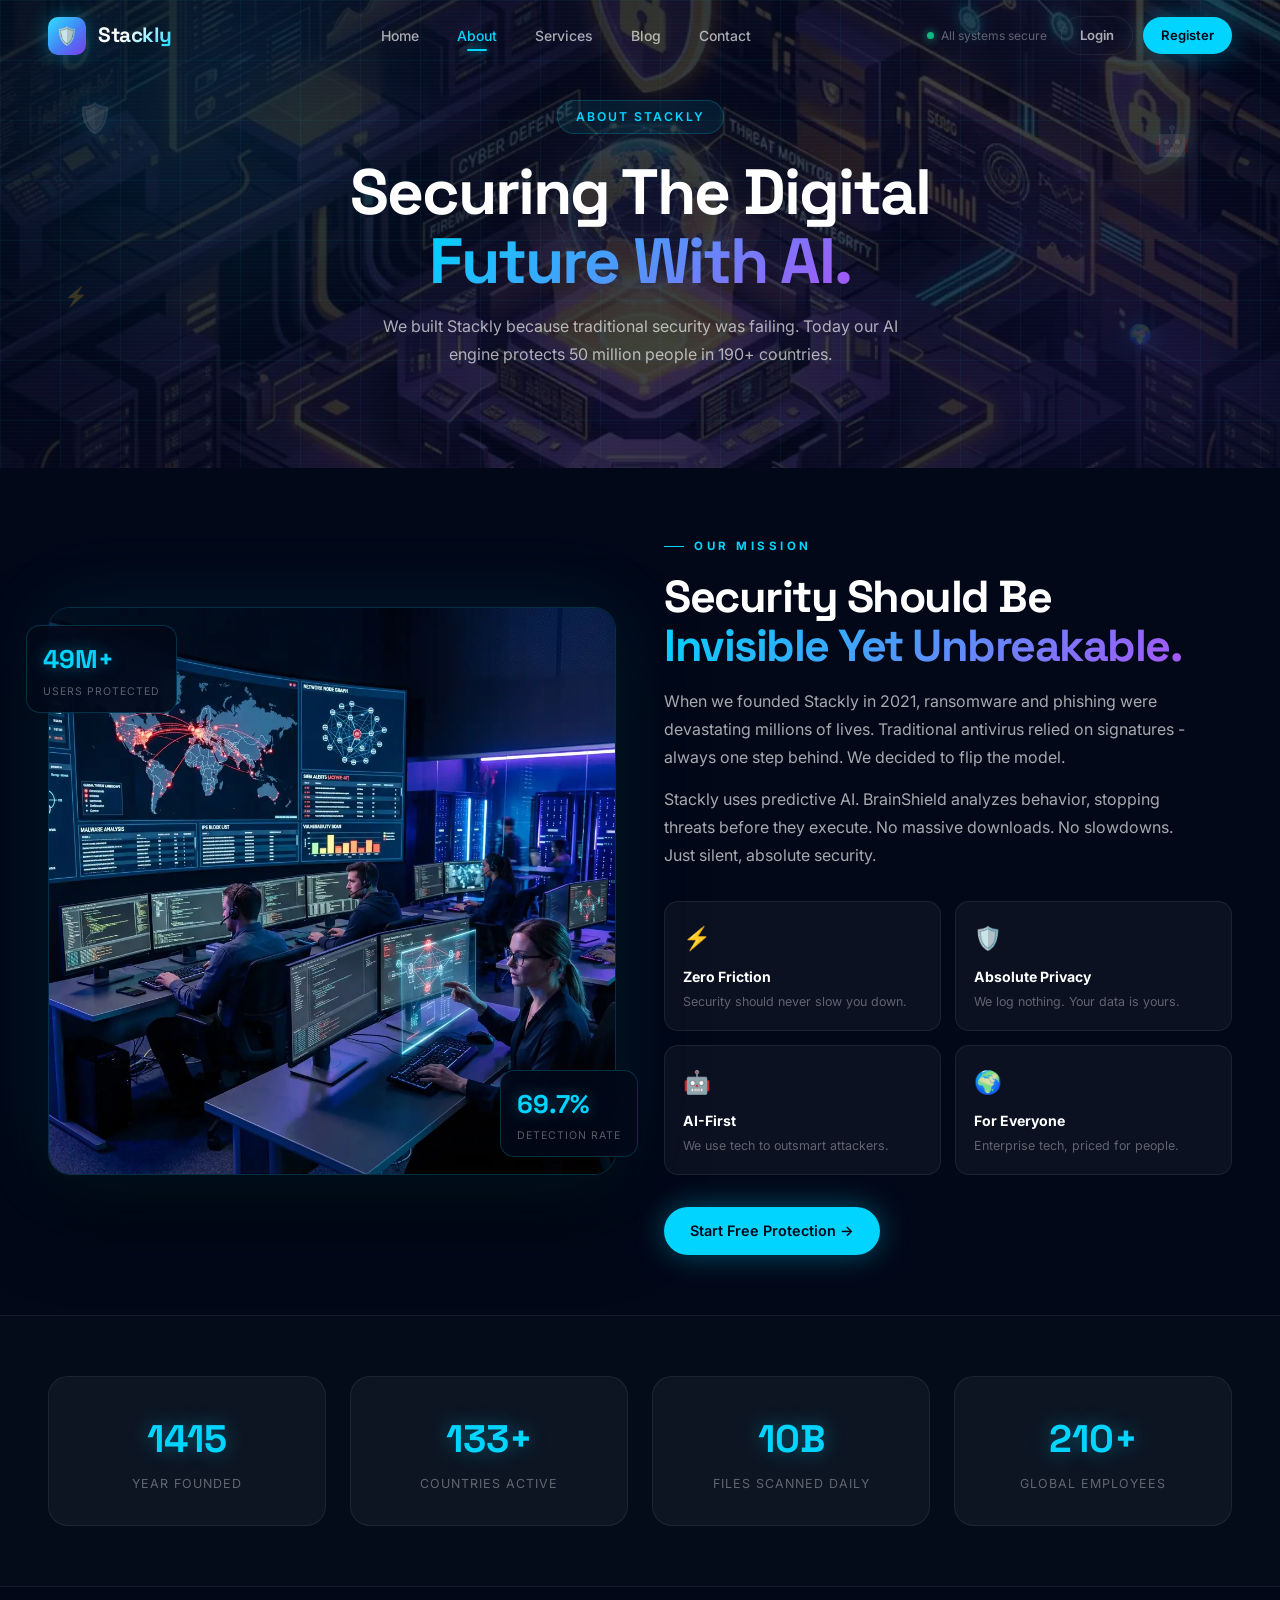
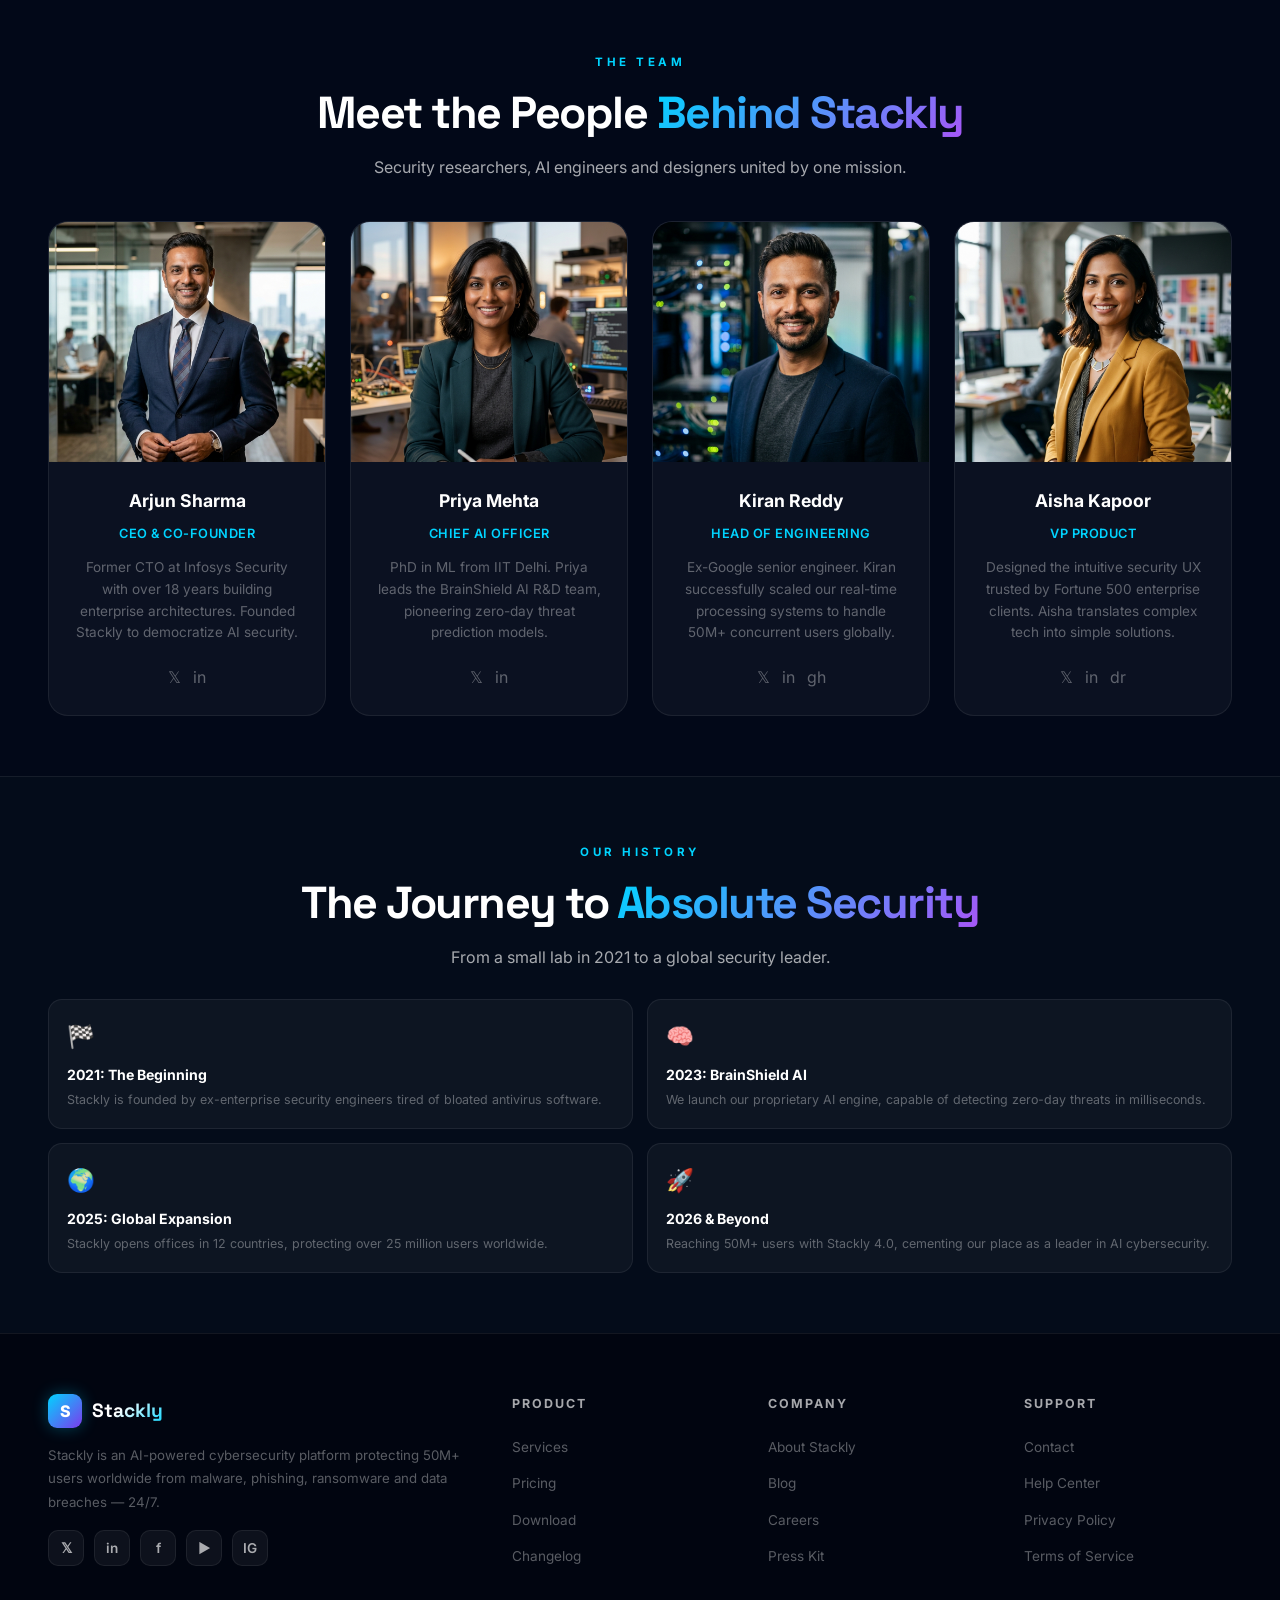
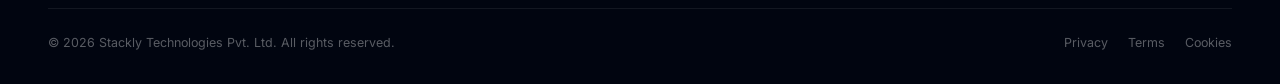
<file: about.html>
<!DOCTYPE html>
<html lang="en">
<head>
<meta charset="UTF-8"><meta name="viewport" content="width=device-width,initial-scale=1.0">
<title>About Stackly - The AI Security Platform</title>
<link rel="preconnect" href="https://fonts.googleapis.com">
<link href="https://fonts.googleapis.com/css2?family=Space+Grotesk:wght@300;400;500;600;700;800&family=Inter:wght@300;400;500;600;700&display=swap" rel="stylesheet">
<link rel="stylesheet" href="home.css">
<style>
.page-hero{position:relative;min-height:52vh;display:flex;align-items:center;justify-content:center;text-align:center;overflow:hidden;padding:calc(var(--nav-h)+40px) 24px 40px;}
.ph-bg{position:absolute;inset:0;background-size:cover;background-position:center;z-index:0;transform:scale(1.08);transition:transform 0.4s ease;}
.ph-overlay{position:absolute;inset:0;z-index:1;background:linear-gradient(135deg,rgba(2,8,24,0.92) 0%,rgba(2,8,24,0.75) 60%,rgba(2,8,24,0.88) 100%);}
.ph-grid{position:absolute;inset:0;z-index:2;background-image:linear-gradient(rgba(0,212,255,0.05) 1px,transparent 1px),linear-gradient(90deg,rgba(0,212,255,0.05) 1px,transparent 1px);background-size:60px 60px;animation:grid-breathe 5s ease-in-out infinite;}
.ph-scanlines{position:absolute;inset:0;z-index:2;background:repeating-linear-gradient(to bottom,transparent 0px,transparent 3px,rgba(0,212,255,0.015) 3px,rgba(0,212,255,0.015) 4px);pointer-events:none;}
.ph-blob{position:absolute;border-radius:50%;filter:blur(80px);pointer-events:none;z-index:2;}
.ph-blob-1{width:600px;height:600px;background:radial-gradient(circle,rgba(0,212,255,0.12) 0%,transparent 65%);top:-200px;left:-100px;animation:blob1 14s ease-in-out infinite alternate;}
.ph-blob-2{width:450px;height:450px;background:radial-gradient(circle,rgba(124,58,237,0.14) 0%,transparent 65%);bottom:-100px;right:-80px;animation:blob2 18s ease-in-out infinite alternate;}
.ph-content{position:relative;z-index:10;max-width:700px;}
.ph-float{position:absolute;font-size:1.8rem;opacity:0.2;z-index:3;filter:drop-shadow(0 0 12px rgba(0,212,255,0.7));animation:float-el var(--dur,6s) ease-in-out infinite;animation-delay:var(--delay,0s);}
.pf1{--dur:7s;--delay:0s;top:20%;left:6%;}
.pf2{--dur:9s;--delay:1.5s;top:60%;left:5%;font-size:1.2rem;}
.pf3{--dur:6s;--delay:3s;top:25%;right:7%;}
.pf4{--dur:8s;--delay:2s;bottom:25%;right:10%;font-size:1.2rem;}
.ph-tag{display:inline-flex;align-items:center;gap:8px;background:rgba(0,212,255,0.08);border:1px solid rgba(0,212,255,0.2);border-radius:100px;padding:6px 18px;font-size:0.76rem;font-weight:600;color:var(--cyan);letter-spacing:2px;text-transform:uppercase;margin-bottom:24px;}
.ph-h1{font-family:var(--font-display);font-size:clamp(2.4rem,5vw,4rem);font-weight:800;line-height:1.08;letter-spacing:-2px;color:#fff;margin-bottom:16px;}
.ph-h1 span{background:linear-gradient(135deg,var(--cyan),var(--violet-bright));-webkit-background-clip:text;-webkit-text-fill-color:transparent;background-clip:text;}
.ph-p{font-size:1rem;color:var(--mid);line-height:1.75;max-width:560px;margin:0 auto;}
/* Rest of the CSS styles */
.contact-wrap{max-width:1200px;margin:0 auto;display:grid;grid-template-columns:1fr 1.4fr;gap:56px;align-items:start;}
.contact-info{display:flex;flex-direction:column;gap:20px;}
.ci-card{background:var(--card-bg);border:1px solid var(--border);border-radius:18px;padding:22px 24px;display:flex;align-items:flex-start;gap:16px;transition:var(--ease);}
.ci-card:hover{border-color:rgba(0,212,255,0.25);transform:translateX(6px);}
.ci-ico{width:48px;height:48px;border-radius:14px;display:flex;align-items:center;justify-content:center;font-size:1.3rem;flex-shrink:0;}
.ci-ico.v{background:rgba(0,212,255,0.1);}.ci-ico.a{background:rgba(124,58,237,0.1);}.ci-ico.c{background:rgba(245,158,11,0.1);}.ci-ico.p{background:rgba(16,185,129,0.1);}
.ci-text h4{font-size:0.9rem;font-weight:700;margin-bottom:4px;}.ci-text p{font-size:0.82rem;color:var(--dim);line-height:1.65;}.ci-text a{color:var(--cyan);text-decoration:none;}.ci-text a:hover{text-decoration:underline;}
.contact-form-card{background:var(--card-bg);border:1px solid var(--border);border-radius:22px;padding:36px;position:sticky;top:calc(var(--nav-h)+20px);}
.contact-form-card h3{font-family:var(--font-display);font-size:1.4rem;font-weight:800;margin-bottom:24px;}
.form-row{display:grid;grid-template-columns:1fr 1fr;gap:16px;}
.form-g{display:flex;flex-direction:column;gap:6px;margin-bottom:16px;}
.form-g label{font-size:0.78rem;font-weight:600;color:var(--mid);letter-spacing:0.5px;}
.form-ctrl{background:rgba(255,255,255,0.04);border:1px solid var(--border);border-radius:10px;padding:12px 16px;color:#fff;font-family:var(--font-body);font-size:0.88rem;outline:none;width:100%;transition:var(--ease);}
.form-ctrl:focus{border-color:rgba(0,212,255,0.4);background:rgba(0,212,255,0.04);box-shadow:0 0 0 3px rgba(0,212,255,0.08);}
.form-ctrl::placeholder{color:var(--dim);}textarea.form-ctrl{resize:vertical;min-height:120px;}
select.form-ctrl{-webkit-appearance:none;appearance:none;cursor:pointer;}
.map-wrap{margin-top:36px;border-radius:20px;overflow:hidden;border:1px solid var(--border-glow);box-shadow:0 0 60px rgba(0,212,255,0.08);}
.map-wrap iframe{display:block;width:100%;height:380px;border:none;filter:invert(90%) hue-rotate(180deg) saturate(0.8);}
.map-caption{background:var(--card-bg);border-top:1px solid var(--border);padding:16px 24px;display:flex;align-items:center;gap:12px;font-size:0.82rem;color:var(--mid);}
.map-caption strong{color:#fff;}
.blog-filter{display:flex;gap:10px;flex-wrap:wrap;margin-bottom:48px;}
.filter-btn{padding:8px 20px;border-radius:100px;border:1px solid var(--border);background:transparent;color:var(--mid);font-size:0.82rem;font-weight:600;cursor:pointer;transition:var(--ease);}
.filter-btn.active,.filter-btn:hover{background:var(--cyan);color:#020818;border-color:var(--cyan);}
.blog-grid{display:grid;grid-template-columns:repeat(3,1fr);gap:24px;}
.blog-c{background:var(--card-bg);border:1px solid var(--border);border-radius:22px;overflow:hidden;transition:var(--ease);}
.blog-c:hover{border-color:rgba(0,212,255,0.22);transform:translateY(-6px);box-shadow:0 30px 80px rgba(0,0,0,0.4);}
.blog-img2{position:relative;overflow:hidden;aspect-ratio:16/9;}
.blog-img2 img{width:100%;height:100%;object-fit:cover;transition:transform 0.7s ease;}
.blog-c:hover .blog-img2 img{transform:scale(1.06);}
.blog-img2 .b-cat{position:absolute;top:14px;left:14px;background:rgba(0,212,255,0.14);color:var(--cyan);font-size:0.65rem;font-weight:700;letter-spacing:2px;text-transform:uppercase;padding:4px 10px;border-radius:6px;border:1px solid rgba(0,212,255,0.25);}
.blog-body2{padding:22px;display:flex;flex-direction:column;gap:10px;}
.blog-meta2{display:flex;gap:14px;font-size:0.72rem;color:var(--dim);}
.blog-body2 h3{font-size:1rem;font-weight:700;line-height:1.4;}
.blog-body2 p{font-size:0.81rem;color:var(--dim);line-height:1.7;}
.newsletter-strip{background:linear-gradient(135deg,rgba(0,212,255,0.06),rgba(124,58,237,0.08));border:1px solid var(--border);border-radius:22px;padding:40px 36px;display:flex;align-items:center;justify-content:space-between;gap:24px;flex-wrap:wrap;margin-top:40px;}
.nl-strip-form{display:flex;gap:10px;background:rgba(255,255,255,0.04);border:1px solid var(--border-glow);border-radius:100px;padding:6px 6px 6px 20px;min-width:340px;}
.nl-strip-input{flex:1;background:transparent;border:none;outline:none;color:#fff;font-size:0.88rem;}
.nl-strip-input::placeholder{color:var(--dim);}
.about-split{display:grid;grid-template-columns:1fr 1fr;gap:48px;align-items:center;}
.about-img-wrap{position:relative;}
.about-img-inner{border-radius:22px;overflow:hidden;border:1px solid var(--border-glow);box-shadow:0 0 80px rgba(0,212,255,0.1),0 40px 80px rgba(0,0,0,0.5);}
.about-img-inner img{width:100%;display:block;transition:transform 0.7s ease;}
.about-img-wrap:hover .about-img-inner img{transform:scale(1.04);}
.about-chip{position:absolute;background:rgba(2,8,24,0.9);backdrop-filter:blur(16px);border:1px solid var(--border-glow);border-radius:14px;padding:12px 16px;z-index:2;}
.about-chip.ac1{top:18px;left:-22px;}.about-chip.ac2{bottom:18px;right:-22px;}
.ac-num{font-family:var(--font-display);font-size:1.6rem;font-weight:700;color:var(--cyan);text-shadow:0 0 16px rgba(0,212,255,0.4);}
.ac-lbl{font-size:0.66rem;color:var(--dim);text-transform:uppercase;letter-spacing:1px;margin-top:2px;}
.values-grid{display:grid;grid-template-columns:1fr 1fr;gap:14px;margin-top:32px;}
.val-box{background:var(--card-bg);border:1px solid var(--border);border-radius:14px;padding:18px;transition:var(--ease);}
.val-box:hover{border-color:rgba(0,212,255,0.22);background:var(--card-hover);}
.val-box .vi{font-size:1.4rem;margin-bottom:8px;}.val-box h4{font-size:0.88rem;font-weight:700;margin-bottom:4px;}.val-box p{font-size:0.78rem;color:var(--dim);line-height:1.6;}
.team-grid{display:grid;grid-template-columns:repeat(4,1fr);gap:24px;margin-top:40px;}
.team-c{background:var(--card-bg);border:1px solid var(--border);border-radius:20px;overflow:hidden;transition:var(--ease);text-align:center;}
.team-c:hover{border-color:rgba(0,212,255,0.22);transform:translateY(-6px);}
.team-av{height:160px;display:flex;align-items:center;justify-content:center;font-size:4rem;}
.team-body{padding:16px;}.team-body h4{font-size:0.92rem;font-weight:700;margin-bottom:3px;}.team-body span{font-size:0.74rem;color:var(--cyan);}.team-body p{font-size:0.75rem;color:var(--dim);margin-top:8px;line-height:1.6;}
.stats-bento{display:grid;grid-template-columns:repeat(4,1fr);gap:24px;}
.sbi{background:var(--card-bg);border:1px solid var(--border);border-radius:20px;padding:30px 24px;text-align:center;transition:var(--ease);}
.sbi:hover{border-color:rgba(0,212,255,0.22);transform:translateY(-4px);}
.sbi-num{font-family:var(--font-display);font-size:2.4rem;font-weight:800;color:var(--cyan);text-shadow:0 0 20px rgba(0,212,255,0.4);}
.sbi-lbl{font-size:0.78rem;color:var(--dim);margin-top:4px;text-transform:uppercase;letter-spacing:1px;}
.faq-grid{display:grid;grid-template-columns:1fr 1fr;gap:16px;margin-top:28px;}
/* Services Specific */
.srv-grid{display:grid;grid-template-columns:repeat(3,1fr);gap:24px;margin-top:20px;}
.srv-card{background:var(--card-bg);border:1px solid var(--border);border-radius:22px;padding:36px;transition:var(--ease);display:flex;flex-direction:column;height:100%;}
.srv-card:hover{border-color:rgba(0,212,255,0.3);transform:translateY(-6px);box-shadow:0 30px 80px rgba(0,0,0,0.4);}
.srv-ico{width:56px;height:56px;border-radius:16px;display:flex;align-items:center;justify-content:center;font-size:1.6rem;margin-bottom:20px;}
.srv-card h3{font-size:1.2rem;font-weight:700;margin-bottom:12px;}
.srv-card p{font-size:0.9rem;color:var(--dim);line-height:1.7;margin-bottom:24px;flex-grow:1;}
.srv-feats{list-style:none;padding:0;margin:0;border-top:1px solid var(--border);padding-top:20px;}
.srv-feats li{position:relative;padding-left:24px;font-size:0.85rem;color:var(--mid);margin-bottom:10px;}
.srv-feats li::before{content:"\2713";position:absolute;left:0;top:1px;color:var(--cyan);font-weight:800;font-size:0.8rem;}

@media(max-width:1024px){.contact-wrap{grid-template-columns:1fr;}.about-split{grid-template-columns:1fr;gap:48px;}.team-grid{grid-template-columns:repeat(2,1fr);}.blog-grid{grid-template-columns:repeat(2,1fr);}.stats-bento{grid-template-columns:repeat(2,1fr);}.faq-grid{grid-template-columns:1fr;}.srv-grid{grid-template-columns:repeat(2,1fr);}}
@media(max-width:768px){.navbar{padding:0 20px;}.nav-links,.nav-status,.nav-right{display:none;}.hamburger{display:flex;}.page-hero{min-height:44vh;padding-top:calc(var(--nav-h)+40px);}.ph-h1{font-size:2rem;letter-spacing:-1px;}.form-row{grid-template-columns:1fr;}.contact-form-card{position:static;padding:24px;}.about-chip.ac1{left:8px;}.about-chip.ac2{right:8px;}.values-grid{grid-template-columns:1fr;}.team-grid{grid-template-columns:repeat(2,1fr);}.blog-grid{grid-template-columns:1fr;}.newsletter-strip{flex-direction:column;align-items:flex-start;}.nl-strip-form{min-width:100%;width:100%;}.map-wrap iframe{height:260px;}section{padding:64px 20px;}.srv-grid{grid-template-columns:1fr;}}
@media(max-width:480px){.ph-h1{font-size:1.7rem;}.team-grid{grid-template-columns:1fr;}.stats-bento{grid-template-columns:1fr 1fr;}section{padding:52px 16px;}.contact-form-card{padding:20px;}.about-chip.ac1,.about-chip.ac2{position:relative;left:auto;right:auto;top:auto;bottom:auto;margin-top:12px;}}
</style>
</head>
<body>
<nav class="navbar" id="navbar">
  <a href="index.html" class="nav-brand"><div class="brand-icon">&#x1F6E1;&#xFE0F;</div><span class="brand-name">Stackly</span></a>
  <ul class="nav-links"><li><a href="index.html">Home</a></li><li><a href="about.html" class="active">About</a></li><li><a href="services.html">Services</a></li><li><a href="blog.html">Blog</a></li><li><a href="contact.html">Contact</a></li></ul>
  <div class="nav-status"><div class="nav-dot"></div>All systems secure</div>
  <div class="nav-right">
    <a href="login.html" class="btn btn-ghost btn-sm">Login</a>
    <a href="register.html" class="btn btn-primary btn-sm">Register</a>
  </div>
  <div class="hamburger" id="hamburger"><span></span><span></span><span></span></div>
</nav>
<div class="mobile-menu" id="mobile-menu">
  <a href="index.html">&#x1F3E0; Home</a><a href="about.html" class="active">&#x1F3E2; About</a><a href="services.html">&#x1F6E1;&#xFE0F; Services</a><a href="blog.html">&#x1F4F0; Blog</a><a href="contact.html">&#x1F4EC; Contact</a>
  <div class="mobile-divider"></div>
  <a href="login.html" class="btn btn-ghost btn-full">Login</a>
  <a href="register.html" class="btn btn-primary btn-full" style="margin-top:8px;">Register Free</a>
</div>
<div class="page-hero">
  <div class="ph-bg" style="background-image:url('images/about_new.webp');"></div>
  <div class="ph-overlay"></div><div class="ph-grid"></div><div class="ph-scanlines"></div>
  <div class="ph-blob ph-blob-1"></div><div class="ph-blob ph-blob-2"></div>
  <div class="ph-float pf1">&#x1F6E1;&#xFE0F;</div><div class="ph-float pf2">&#x26A1;</div>
  <div class="ph-float pf3">&#x1F916;</div><div class="ph-float pf4">&#x1F30D;</div>
  <div class="ph-content reveal">
    <div class="ph-tag">About Stackly</div>
    <h1 class="ph-h1">Securing The Digital<br><span>Future With AI.</span></h1>
    <p class="ph-p">We built Stackly because traditional security was failing. Today our AI engine protects 50 million people in 190+ countries.</p>
  </div>
</div>
<section style="background:var(--bg-0);">
  <div class="section-inner">
    <div class="about-split">
      <div class="about-img-wrap reveal">
        <div class="about-img-inner">
          <img src="images/about_team.webp" alt="Stackly AI Workspace">
        </div>
        <div class="about-chip ac1"><div class="ac-num" data-count="50" data-suffix="M+">0</div><div class="ac-lbl">Users Protected</div></div>
        <div class="about-chip ac2"><div class="ac-num" data-count="99" data-suffix=".7%">0</div><div class="ac-lbl">Detection Rate</div></div>
      </div>
      <div class="reveal d1">
        <div class="section-tag">Our Mission</div>
        <h2 class="section-h2">Security Should Be<br><span>Invisible Yet Unbreakable.</span></h2>
        <p class="section-desc">When we founded Stackly in 2021, ransomware and phishing were devastating millions of lives. Traditional antivirus relied on signatures - always one step behind. We decided to flip the model.</p>
        <p class="section-desc" style="margin-top:14px;">Stackly uses predictive AI. BrainShield analyzes behavior, stopping threats before they execute. No massive downloads. No slowdowns. Just silent, absolute security.</p>
        <div class="values-grid">
          <div class="val-box"><div class="vi">&#x26A1;</div><h4>Zero Friction</h4><p>Security should never slow you down.</p></div>
          <div class="val-box"><div class="vi">&#x1F6E1;&#xFE0F;</div><h4>Absolute Privacy</h4><p>We log nothing. Your data is yours.</p></div>
          <div class="val-box"><div class="vi">&#x1F916;</div><h4>AI-First</h4><p>We use tech to outsmart attackers.</p></div>
          <div class="val-box"><div class="vi">&#x1F30D;</div><h4>For Everyone</h4><p>Enterprise tech, priced for people.</p></div>
        </div>
        <a href="404.html" class="btn btn-primary" style="margin-top:32px;">Start Free Protection &#x2192;</a>
      </div>
    </div>
  </div>
</section>
<section style="background:var(--bg-1);border-top:1px solid var(--border);border-bottom:1px solid var(--border);">
  <div class="section-inner">
    <div class="stats-bento">
      <div class="sbi reveal"><div class="sbi-num" data-count="2021">0</div><div class="sbi-lbl">Year Founded</div></div>
      <div class="sbi reveal d1"><div class="sbi-num" data-count="190" data-suffix="+">0</div><div class="sbi-lbl">Countries Active</div></div>
      <div class="sbi reveal d2"><div class="sbi-num" data-count="15" data-suffix="B">0</div><div class="sbi-lbl">Files Scanned Daily</div></div>
      <div class="sbi reveal d3"><div class="sbi-num" data-count="300" data-suffix="+">0</div><div class="sbi-lbl">Global Employees</div></div>
    </div>
  </div>
</section>
<section style="background:var(--bg-0);">
  <div class="section-inner">
    <div class="text-center reveal">
      <div class="section-tag">The Team</div>
      <h2 class="section-h2">Meet the People <span>Behind Stackly</span></h2>
      <p class="section-desc" style="margin:0 auto;">Security researchers, AI engineers and designers united by one mission.</p>
    </div>
    <div class="team-grid">
      <div class="team-c reveal">
        <div class="team-av" style="height:240px; padding: 0;">
          <img src="images/team_arjun.png" alt="Arjun Sharma" style="width:100%; height:100%; object-fit:cover;">
        </div>
        <div class="team-body" style="padding: 24px;">
          <h4 style="font-size:1.1rem; margin-bottom:4px;">Arjun Sharma</h4>
          <span style="font-size:0.8rem; letter-spacing:0.5px; text-transform:uppercase; font-weight:600;">CEO &amp; Co-Founder</span>
          <p style="font-size:0.85rem; margin-top:12px; margin-bottom: 20px;">Former CTO at Infosys Security with over 18 years building enterprise architectures. Founded Stackly to democratize AI security.</p>
          <div style="display:flex; gap:12px; justify-content:center;">
            <a href="#" style="color:var(--dim); text-decoration:none; transition:color 0.3s;" onmouseover="this.style.color='#00d4ff'" onmouseout="this.style.color='var(--dim)'" title="Twitter">&#x1D54F;</a>
            <a href="#" style="color:var(--dim); text-decoration:none; transition:color 0.3s;" onmouseover="this.style.color='#00d4ff'" onmouseout="this.style.color='var(--dim)'" title="LinkedIn">in</a>
          </div>
        </div>
      </div>

      <div class="team-c reveal d1">
        <div class="team-av" style="height:240px; padding: 0;">
          <img src="images/team_priya.png" alt="Priya Mehta" style="width:100%; height:100%; object-fit:cover;">
        </div>
        <div class="team-body" style="padding: 24px;">
          <h4 style="font-size:1.1rem; margin-bottom:4px;">Priya Mehta</h4>
          <span style="font-size:0.8rem; letter-spacing:0.5px; text-transform:uppercase; font-weight:600;">Chief AI Officer</span>
          <p style="font-size:0.85rem; margin-top:12px; margin-bottom: 20px;">PhD in ML from IIT Delhi. Priya leads the BrainShield AI R&amp;D team, pioneering zero-day threat prediction models.</p>
          <div style="display:flex; gap:12px; justify-content:center;">
            <a href="#" style="color:var(--dim); text-decoration:none; transition:color 0.3s;" onmouseover="this.style.color='#00d4ff'" onmouseout="this.style.color='var(--dim)'" title="Twitter">&#x1D54F;</a>
            <a href="#" style="color:var(--dim); text-decoration:none; transition:color 0.3s;" onmouseover="this.style.color='#00d4ff'" onmouseout="this.style.color='var(--dim)'" title="LinkedIn">in</a>
          </div>
        </div>
      </div>

      <div class="team-c reveal d2">
        <div class="team-av" style="height:240px; padding: 0;">
          <img src="images/team_kiran.png" alt="Kiran Reddy" style="width:100%; height:100%; object-fit:cover;">
        </div>
        <div class="team-body" style="padding: 24px;">
          <h4 style="font-size:1.1rem; margin-bottom:4px;">Kiran Reddy</h4>
          <span style="font-size:0.8rem; letter-spacing:0.5px; text-transform:uppercase; font-weight:600;">Head of Engineering</span>
          <p style="font-size:0.85rem; margin-top:12px; margin-bottom: 20px;">Ex-Google senior engineer. Kiran successfully scaled our real-time processing systems to handle 50M+ concurrent users globally.</p>
          <div style="display:flex; gap:12px; justify-content:center;">
            <a href="#" style="color:var(--dim); text-decoration:none; transition:color 0.3s;" onmouseover="this.style.color='#00d4ff'" onmouseout="this.style.color='var(--dim)'" title="Twitter">&#x1D54F;</a>
            <a href="#" style="color:var(--dim); text-decoration:none; transition:color 0.3s;" onmouseover="this.style.color='#00d4ff'" onmouseout="this.style.color='var(--dim)'" title="LinkedIn">in</a>
            <a href="#" style="color:var(--dim); text-decoration:none; transition:color 0.3s;" onmouseover="this.style.color='#00d4ff'" onmouseout="this.style.color='var(--dim)'" title="GitHub">gh</a>
          </div>
        </div>
      </div>

      <div class="team-c reveal d3">
        <div class="team-av" style="height:240px; padding: 0;">
          <img src="images/team_aisha.png" alt="Aisha Kapoor" style="width:100%; height:100%; object-fit:cover;">
        </div>
        <div class="team-body" style="padding: 24px;">
          <h4 style="font-size:1.1rem; margin-bottom:4px;">Aisha Kapoor</h4>
          <span style="font-size:0.8rem; letter-spacing:0.5px; text-transform:uppercase; font-weight:600;">VP Product</span>
          <p style="font-size:0.85rem; margin-top:12px; margin-bottom: 20px;">Designed the intuitive security UX trusted by Fortune 500 enterprise clients. Aisha translates complex tech into simple solutions.</p>
          <div style="display:flex; gap:12px; justify-content:center;">
            <a href="#" style="color:var(--dim); text-decoration:none; transition:color 0.3s;" onmouseover="this.style.color='#00d4ff'" onmouseout="this.style.color='var(--dim)'" title="Twitter">&#x1D54F;</a>
            <a href="#" style="color:var(--dim); text-decoration:none; transition:color 0.3s;" onmouseover="this.style.color='#00d4ff'" onmouseout="this.style.color='var(--dim)'" title="LinkedIn">in</a>
            <a href="#" style="color:var(--dim); text-decoration:none; transition:color 0.3s;" onmouseover="this.style.color='#00d4ff'" onmouseout="this.style.color='var(--dim)'" title="Dribbble">dr</a>
          </div>
        </div>
      </div>
    </div>
  </div>
</section>

<section style="background:var(--bg-1);border-top:1px solid var(--border);">
  <div class="section-inner">
    <div class="text-center reveal">
      <div class="section-tag">Our History</div>
      <h2 class="section-h2">The Journey to <span>Absolute Security</span></h2>
      <p class="section-desc" style="margin:0 auto;">From a small lab in 2021 to a global security leader.</p>
    </div>
    <div class="values-grid" style="margin-top:28px;">
      <div class="val-box reveal"><div class="vi">&#x1F3C1;</div><h4>2021: The Beginning</h4><p>Stackly is founded by ex-enterprise security engineers tired of bloated antivirus software.</p></div>
      <div class="val-box reveal d1"><div class="vi">&#x1F9E0;</div><h4>2023: BrainShield AI</h4><p>We launch our proprietary AI engine, capable of detecting zero-day threats in milliseconds.</p></div>
      <div class="val-box reveal d2"><div class="vi">&#x1F30D;</div><h4>2025: Global Expansion</h4><p>Stackly opens offices in 12 countries, protecting over 25 million users worldwide.</p></div>
      <div class="val-box reveal d3"><div class="vi">&#x1F680;</div><h4>2026 &amp; Beyond</h4><p>Reaching 50M+ users with Stackly 4.0, cementing our place as a leader in AI cybersecurity.</p></div>
    </div>
  </div>
</section>

<footer>
  <div class="footer-g">
    <div class="footer-brand">
      <a href="index.html" class="footer-logo">
        <div class="footer-logo-ico">S</div>
        <span class="footer-logo-name">Stackly</span>
      </a>
      <p class="footer-desc">Stackly is an AI-powered cybersecurity platform protecting 50M+ users worldwide from malware, phishing, ransomware and data breaches &mdash; 24/7.</p>
      <div class="social-row">
        <a href="404.html" class="social-btn" title="X / Twitter">&#x1D54F;</a>
        <a href="404.html" class="social-btn" title="LinkedIn">in</a>
        <a href="404.html" class="social-btn" title="Facebook">f</a>
        <a href="404.html" class="social-btn" title="YouTube">&#x25B6;</a>
        <a href="404.html" class="social-btn" title="Instagram">IG</a>
      </div>
    </div>
    <div class="footer-col">
      <h4>Product</h4>
      <ul class="footer-nav">
        <li><a href="services.html">Services</a></li>
        <li><a href="index.html#pricing">Pricing</a></li>
        <li><a href="index.html#download">Download</a></li>
        <li><a href="#">Changelog</a></li>
      </ul>
    </div>
    <div class="footer-col">
      <h4>Company</h4>
      <ul class="footer-nav">
        <li><a href="about.html">About Stackly</a></li>
        <li><a href="blog.html">Blog</a></li>
        <li><a href="#">Careers</a></li>
        <li><a href="#">Press Kit</a></li>
      </ul>
    </div>
    <div class="footer-col">
      <h4>Support</h4>
      <ul class="footer-nav">
        <li><a href="contact.html">Contact</a></li>
        <li><a href="#">Help Center</a></li>
        <li><a href="#">Privacy Policy</a></li>
        <li><a href="#">Terms of Service</a></li>
      </ul>
    </div>
  </div>
  <div class="footer-bottom">
    <p>&copy; 2026 Stackly Technologies Pvt. Ltd. All rights reserved.</p>
    <div class="footer-links">
      <a href="#">Privacy</a>
      <a href="#">Terms</a>
      <a href="#">Cookies</a>
    </div>
  </div>
</footer>
<div class="toast-wrap" id="toast-wrap"></div>
<script>
const nb=document.getElementById('navbar');
window.addEventListener('scroll',()=>nb.classList.toggle('frosted',window.scrollY>60),{passive:true});
const hb=document.getElementById('hamburger'),mm=document.getElementById('mobile-menu');
if(hb)hb.addEventListener('click',()=>{hb.classList.toggle('open');mm.classList.toggle('open');});
const ro=new IntersectionObserver(e=>e.forEach(x=>{if(x.isIntersecting){x.target.classList.add('visible');ro.unobserve(x.target);}}),{threshold:0.1});
document.querySelectorAll('.reveal').forEach(el=>ro.observe(el));
function animCount(el){if(el._done)return;el._done=true;const t=parseFloat(el.dataset.count),sf=el.dataset.suffix||'',dur=2000,s=performance.now();(function tick(n){const p=Math.min((n-s)/dur,1),v=1-Math.pow(1-p,3);el.textContent=Math.floor(v*t)+sf;if(p<1)requestAnimationFrame(tick);})(performance.now());}
const co=new IntersectionObserver(e=>e.forEach(x=>{if(x.isIntersecting){x.target.querySelectorAll('[data-count]').forEach(animCount);if(x.target.dataset&&x.target.dataset.count)animCount(x.target);co.unobserve(x.target);}}),{threshold:0.4});
document.querySelectorAll('.sbi,.ac-num,[data-count]').forEach(el=>co.observe(el));
const cf=document.getElementById('contact-form');
if(cf)cf.addEventListener('submit',e=>{e.preventDefault();const w=document.getElementById('toast-wrap');if(w){const t=document.createElement('div');t.className='toast';t.textContent='Message sent! We will reply within 24 hours.';w.appendChild(t);setTimeout(()=>t.remove(),4500);}cf.reset();});
document.querySelectorAll('.filter-btn').forEach(b=>{b.addEventListener('click',()=>{document.querySelectorAll('.filter-btn').forEach(x=>x.classList.remove('active'));b.classList.add('active');const cat=b.dataset.cat;document.querySelectorAll('.blog-c').forEach(c=>{c.style.display=(cat==='all'||c.dataset.cat===cat)?'':'none';});});});
document.querySelectorAll('.nl-strip-form').forEach(f=>{f.addEventListener('submit',e=>{e.preventDefault();const w=document.getElementById('toast-wrap');if(w){const t=document.createElement('div');t.className='toast';t.textContent='Subscribed! Check your inbox.';w.appendChild(t);setTimeout(()=>t.remove(),4000);}f.reset();});});
window.addEventListener('scroll',()=>{const pb=document.querySelector('.ph-bg');if(!pb)return;pb.style.transform='translateY('+(window.scrollY*0.35)+'px) scale(1.08)';},{passive:true});
</script>
</body></html>
</file>
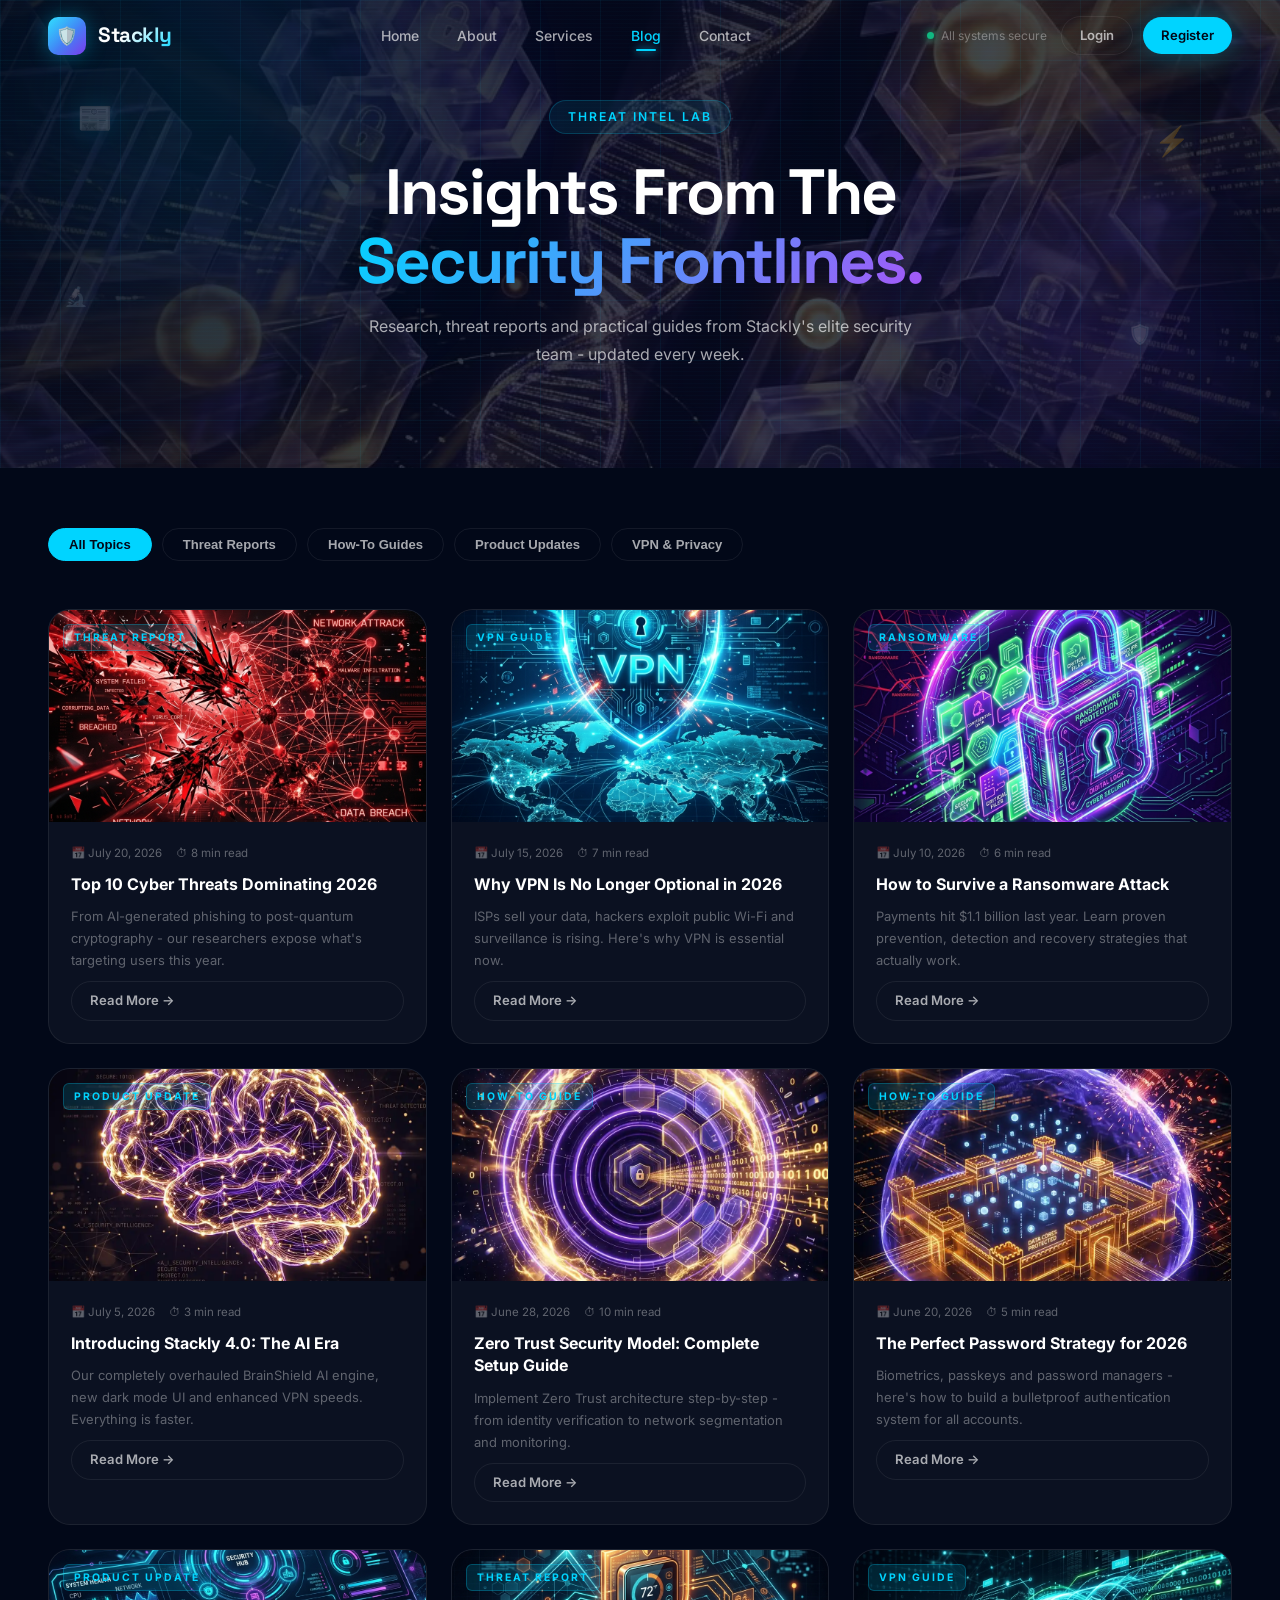
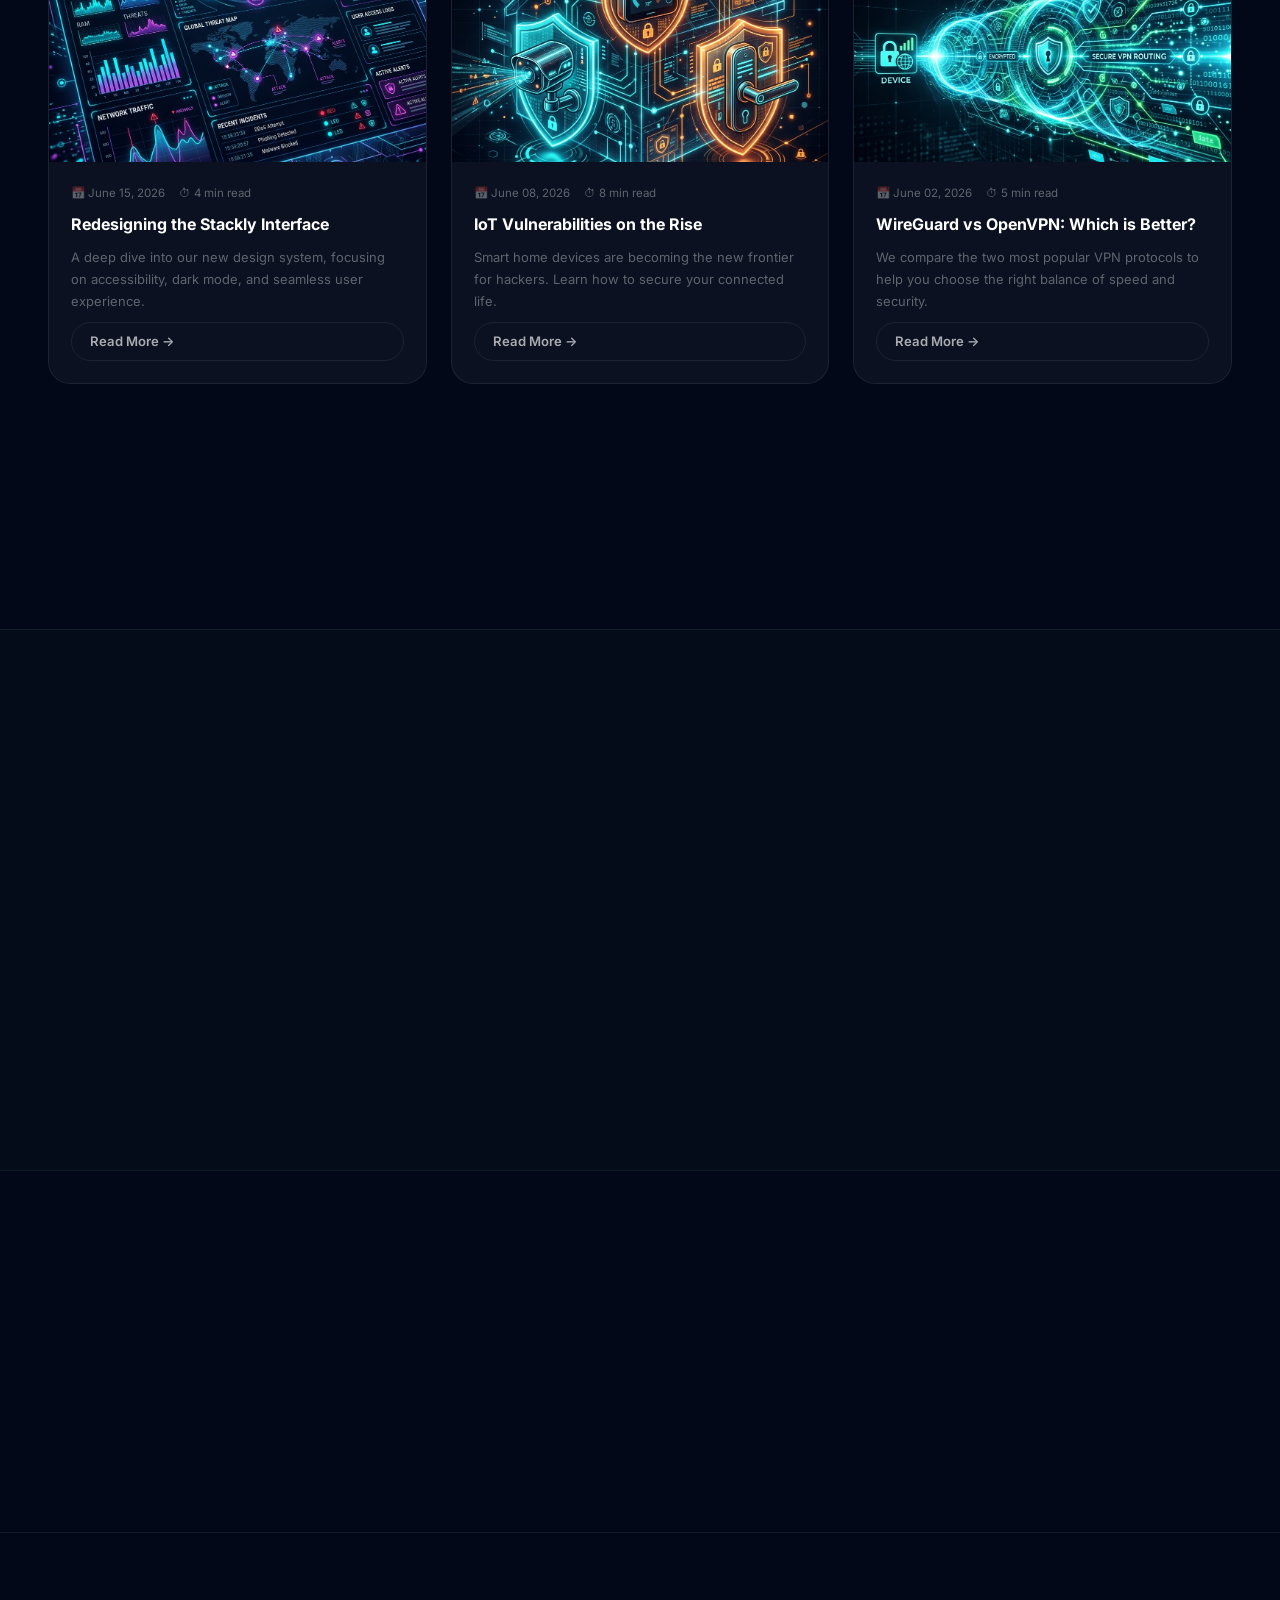
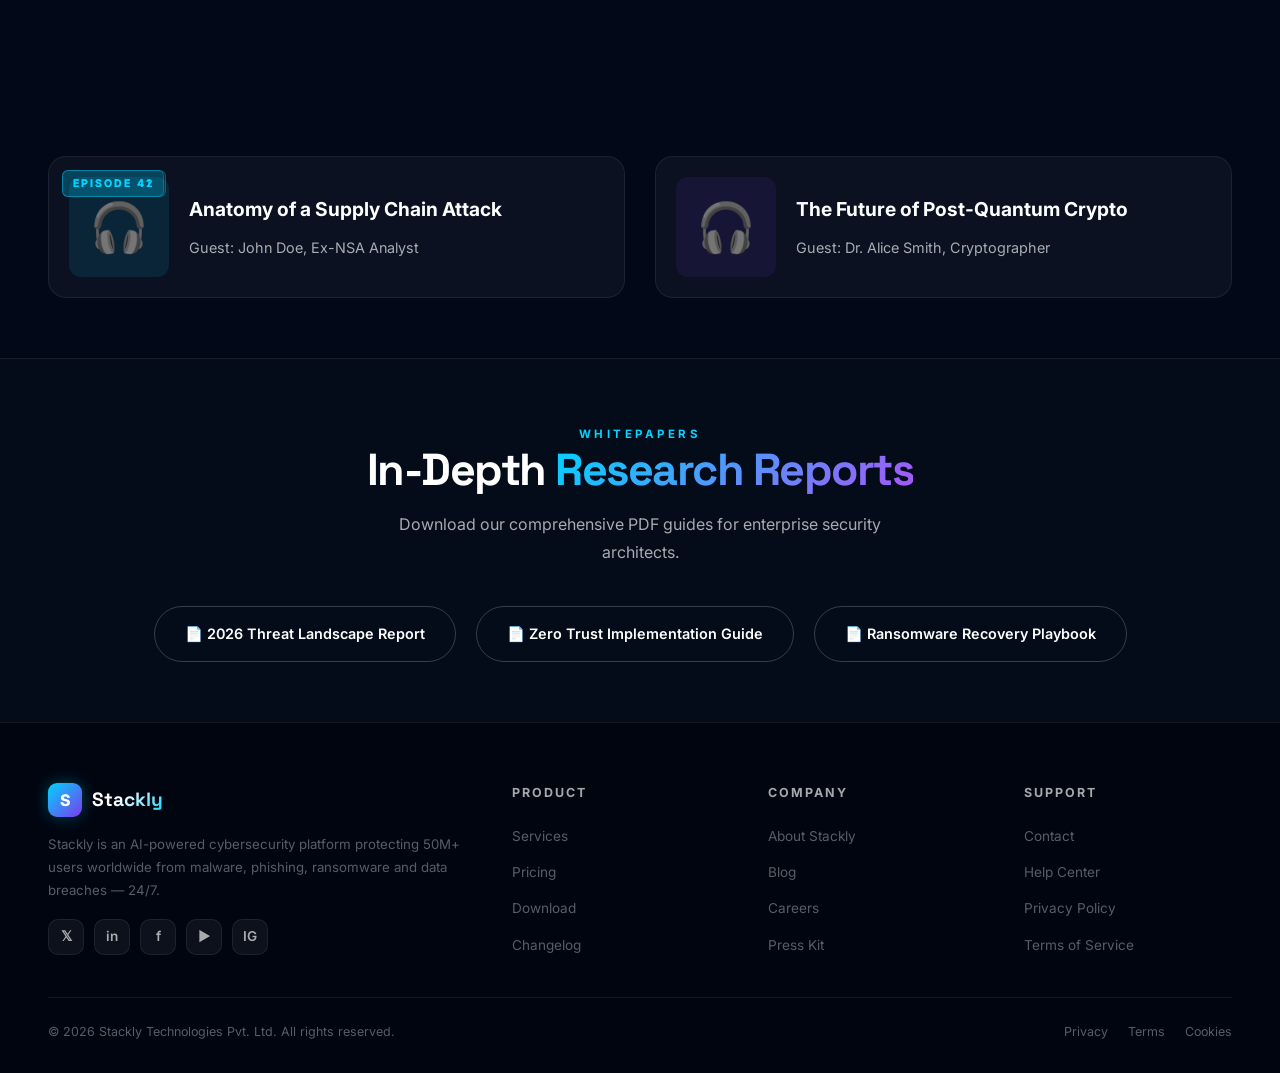
<file: blog.html>
<!DOCTYPE html>
<html lang="en">
<head>
<meta charset="UTF-8"><meta name="viewport" content="width=device-width,initial-scale=1.0">
<title>Blog - Stackly Security Intel</title>
<link rel="preconnect" href="https://fonts.googleapis.com">
<link href="https://fonts.googleapis.com/css2?family=Space+Grotesk:wght@300;400;500;600;700;800&family=Inter:wght@300;400;500;600;700&display=swap" rel="stylesheet">
<link rel="stylesheet" href="home.css">
<style>
.page-hero{position:relative;min-height:52vh;display:flex;align-items:center;justify-content:center;text-align:center;overflow:hidden;padding:calc(var(--nav-h)+40px) 24px 40px;}
.ph-bg{position:absolute;inset:0;background-size:cover;background-position:center;z-index:0;transform:scale(1.08);transition:transform 0.4s ease;}
.ph-overlay{position:absolute;inset:0;z-index:1;background:linear-gradient(135deg,rgba(2,8,24,0.92) 0%,rgba(2,8,24,0.75) 60%,rgba(2,8,24,0.88) 100%);}
.ph-grid{position:absolute;inset:0;z-index:2;background-image:linear-gradient(rgba(0,212,255,0.05) 1px,transparent 1px),linear-gradient(90deg,rgba(0,212,255,0.05) 1px,transparent 1px);background-size:60px 60px;animation:grid-breathe 5s ease-in-out infinite;}
.ph-scanlines{position:absolute;inset:0;z-index:2;background:repeating-linear-gradient(to bottom,transparent 0px,transparent 3px,rgba(0,212,255,0.015) 3px,rgba(0,212,255,0.015) 4px);pointer-events:none;}
.ph-blob{position:absolute;border-radius:50%;filter:blur(80px);pointer-events:none;z-index:2;}
.ph-blob-1{width:600px;height:600px;background:radial-gradient(circle,rgba(0,212,255,0.12) 0%,transparent 65%);top:-200px;left:-100px;animation:blob1 14s ease-in-out infinite alternate;}
.ph-blob-2{width:450px;height:450px;background:radial-gradient(circle,rgba(124,58,237,0.14) 0%,transparent 65%);bottom:-100px;right:-80px;animation:blob2 18s ease-in-out infinite alternate;}
.ph-content{position:relative;z-index:10;max-width:700px;}
.ph-float{position:absolute;font-size:1.8rem;opacity:0.2;z-index:3;filter:drop-shadow(0 0 12px rgba(0,212,255,0.7));animation:float-el var(--dur,6s) ease-in-out infinite;animation-delay:var(--delay,0s);}
.pf1{--dur:7s;--delay:0s;top:20%;left:6%;}
.pf2{--dur:9s;--delay:1.5s;top:60%;left:5%;font-size:1.2rem;}
.pf3{--dur:6s;--delay:3s;top:25%;right:7%;}
.pf4{--dur:8s;--delay:2s;bottom:25%;right:10%;font-size:1.2rem;}
.ph-tag{display:inline-flex;align-items:center;gap:8px;background:rgba(0,212,255,0.08);border:1px solid rgba(0,212,255,0.2);border-radius:100px;padding:6px 18px;font-size:0.76rem;font-weight:600;color:var(--cyan);letter-spacing:2px;text-transform:uppercase;margin-bottom:24px;}
.ph-h1{font-family:var(--font-display);font-size:clamp(2.4rem,5vw,4rem);font-weight:800;line-height:1.08;letter-spacing:-2px;color:#fff;margin-bottom:16px;}
.ph-h1 span{background:linear-gradient(135deg,var(--cyan),var(--violet-bright));-webkit-background-clip:text;-webkit-text-fill-color:transparent;background-clip:text;}
.ph-p{font-size:1rem;color:var(--mid);line-height:1.75;max-width:560px;margin:0 auto;}
/* Rest of the CSS styles */
.contact-wrap{max-width:1200px;margin:0 auto;display:grid;grid-template-columns:1fr 1.4fr;gap:56px;align-items:start;}
.contact-info{display:flex;flex-direction:column;gap:20px;}
.ci-card{background:var(--card-bg);border:1px solid var(--border);border-radius:18px;padding:22px 24px;display:flex;align-items:flex-start;gap:16px;transition:var(--ease);}
.ci-card:hover{border-color:rgba(0,212,255,0.25);transform:translateX(6px);}
.ci-ico{width:48px;height:48px;border-radius:14px;display:flex;align-items:center;justify-content:center;font-size:1.3rem;flex-shrink:0;}
.ci-ico.v{background:rgba(0,212,255,0.1);}.ci-ico.a{background:rgba(124,58,237,0.1);}.ci-ico.c{background:rgba(245,158,11,0.1);}.ci-ico.p{background:rgba(16,185,129,0.1);}
.ci-text h4{font-size:0.9rem;font-weight:700;margin-bottom:4px;}.ci-text p{font-size:0.82rem;color:var(--dim);line-height:1.65;}.ci-text a{color:var(--cyan);text-decoration:none;}.ci-text a:hover{text-decoration:underline;}
.contact-form-card{background:var(--card-bg);border:1px solid var(--border);border-radius:22px;padding:36px;position:sticky;top:calc(var(--nav-h)+20px);}
.contact-form-card h3{font-family:var(--font-display);font-size:1.4rem;font-weight:800;margin-bottom:24px;}
.form-row{display:grid;grid-template-columns:1fr 1fr;gap:16px;}
.form-g{display:flex;flex-direction:column;gap:6px;margin-bottom:16px;}
.form-g label{font-size:0.78rem;font-weight:600;color:var(--mid);letter-spacing:0.5px;}
.form-ctrl{background:rgba(255,255,255,0.04);border:1px solid var(--border);border-radius:10px;padding:12px 16px;color:#fff;font-family:var(--font-body);font-size:0.88rem;outline:none;width:100%;transition:var(--ease);}
.form-ctrl:focus{border-color:rgba(0,212,255,0.4);background:rgba(0,212,255,0.04);box-shadow:0 0 0 3px rgba(0,212,255,0.08);}
.form-ctrl::placeholder{color:var(--dim);}textarea.form-ctrl{resize:vertical;min-height:120px;}
select.form-ctrl{-webkit-appearance:none;appearance:none;cursor:pointer;}
.map-wrap{margin-top:36px;border-radius:20px;overflow:hidden;border:1px solid var(--border-glow);box-shadow:0 0 60px rgba(0,212,255,0.08);}
.map-wrap iframe{display:block;width:100%;height:380px;border:none;filter:invert(90%) hue-rotate(180deg) saturate(0.8);}
.map-caption{background:var(--card-bg);border-top:1px solid var(--border);padding:16px 24px;display:flex;align-items:center;gap:12px;font-size:0.82rem;color:var(--mid);}
.map-caption strong{color:#fff;}
.blog-filter{display:flex;gap:10px;flex-wrap:wrap;margin-bottom:48px;}
.filter-btn{padding:8px 20px;border-radius:100px;border:1px solid var(--border);background:transparent;color:var(--mid);font-size:0.82rem;font-weight:600;cursor:pointer;transition:var(--ease);}
.filter-btn.active,.filter-btn:hover{background:var(--cyan);color:#020818;border-color:var(--cyan);}
.blog-grid{display:grid;grid-template-columns:repeat(3,1fr);gap:24px;}
.blog-c{background:var(--card-bg);border:1px solid var(--border);border-radius:22px;overflow:hidden;transition:var(--ease);}
.blog-c:hover{border-color:rgba(0,212,255,0.22);transform:translateY(-6px);box-shadow:0 30px 80px rgba(0,0,0,0.4);}
.blog-img2{position:relative;overflow:hidden;aspect-ratio:16/9;}
.blog-img2 img{width:100%;height:100%;object-fit:cover;transition:transform 0.7s ease;}
.blog-c:hover .blog-img2 img{transform:scale(1.06);}
.blog-img2 .b-cat{position:absolute;top:14px;left:14px;background:rgba(0,212,255,0.14);color:var(--cyan);font-size:0.65rem;font-weight:700;letter-spacing:2px;text-transform:uppercase;padding:4px 10px;border-radius:6px;border:1px solid rgba(0,212,255,0.25);}
.blog-body2{padding:22px;display:flex;flex-direction:column;gap:10px;}
.blog-meta2{display:flex;gap:14px;font-size:0.72rem;color:var(--dim);}
.blog-body2 h3{font-size:1rem;font-weight:700;line-height:1.4;}
.blog-body2 p{font-size:0.81rem;color:var(--dim);line-height:1.7;}
.newsletter-strip{background:linear-gradient(135deg,rgba(0,212,255,0.06),rgba(124,58,237,0.08));border:1px solid var(--border);border-radius:22px;padding:40px 36px;display:flex;align-items:center;justify-content:space-between;gap:24px;flex-wrap:wrap;margin-top:40px;}
.nl-strip-form{display:flex;gap:10px;background:rgba(255,255,255,0.04);border:1px solid var(--border-glow);border-radius:100px;padding:6px 6px 6px 20px;min-width:340px;}
.nl-strip-input{flex:1;background:transparent;border:none;outline:none;color:#fff;font-size:0.88rem;}
.nl-strip-input::placeholder{color:var(--dim);}
.about-split{display:grid;grid-template-columns:1fr 1fr;gap:48px;align-items:center;}
.about-img-wrap{position:relative;border-radius:22px;overflow:hidden;border:1px solid var(--border-glow);box-shadow:0 0 80px rgba(0,212,255,0.1),0 40px 80px rgba(0,0,0,0.5);}
.about-img-wrap img{width:100%;display:block;transition:transform 0.7s ease;}
.about-img-wrap:hover img{transform:scale(1.04);}
.about-chip{position:absolute;background:rgba(2,8,24,0.9);backdrop-filter:blur(16px);border:1px solid var(--border-glow);border-radius:14px;padding:12px 16px;z-index:2;}
.about-chip.ac1{top:18px;left:-22px;}.about-chip.ac2{bottom:18px;right:-22px;}
.ac-num{font-family:var(--font-display);font-size:1.6rem;font-weight:700;color:var(--cyan);text-shadow:0 0 16px rgba(0,212,255,0.4);}
.ac-lbl{font-size:0.66rem;color:var(--dim);text-transform:uppercase;letter-spacing:1px;margin-top:2px;}
.values-grid{display:grid;grid-template-columns:1fr 1fr;gap:14px;margin-top:32px;}
.val-box{background:var(--card-bg);border:1px solid var(--border);border-radius:14px;padding:18px;transition:var(--ease);}
.val-box:hover{border-color:rgba(0,212,255,0.22);background:var(--card-hover);}
.val-box .vi{font-size:1.4rem;margin-bottom:8px;}.val-box h4{font-size:0.88rem;font-weight:700;margin-bottom:4px;}.val-box p{font-size:0.78rem;color:var(--dim);line-height:1.6;}
.team-grid{display:grid;grid-template-columns:repeat(4,1fr);gap:24px;margin-top:40px;}
.team-c{background:var(--card-bg);border:1px solid var(--border);border-radius:20px;overflow:hidden;transition:var(--ease);text-align:center;}
.team-c:hover{border-color:rgba(0,212,255,0.22);transform:translateY(-6px);}
.team-av{height:160px;display:flex;align-items:center;justify-content:center;font-size:4rem;}
.team-body{padding:16px;}.team-body h4{font-size:0.92rem;font-weight:700;margin-bottom:3px;}.team-body span{font-size:0.74rem;color:var(--cyan);}.team-body p{font-size:0.75rem;color:var(--dim);margin-top:8px;line-height:1.6;}
.stats-bento{display:grid;grid-template-columns:repeat(4,1fr);gap:24px;}
.sbi{background:var(--card-bg);border:1px solid var(--border);border-radius:20px;padding:30px 24px;text-align:center;transition:var(--ease);}
.sbi:hover{border-color:rgba(0,212,255,0.22);transform:translateY(-4px);}
.sbi-num{font-family:var(--font-display);font-size:2.4rem;font-weight:800;color:var(--cyan);text-shadow:0 0 20px rgba(0,212,255,0.4);}
.sbi-lbl{font-size:0.78rem;color:var(--dim);margin-top:4px;text-transform:uppercase;letter-spacing:1px;}
.faq-grid{display:grid;grid-template-columns:1fr 1fr;gap:16px;margin-top:28px;}
/* Services Specific */
.srv-grid{display:grid;grid-template-columns:repeat(3,1fr);gap:24px;margin-top:20px;}
.srv-card{background:var(--card-bg);border:1px solid var(--border);border-radius:22px;padding:36px;transition:var(--ease);display:flex;flex-direction:column;height:100%;}
.srv-card:hover{border-color:rgba(0,212,255,0.3);transform:translateY(-6px);box-shadow:0 30px 80px rgba(0,0,0,0.4);}
.srv-ico{width:56px;height:56px;border-radius:16px;display:flex;align-items:center;justify-content:center;font-size:1.6rem;margin-bottom:20px;}
.srv-card h3{font-size:1.2rem;font-weight:700;margin-bottom:12px;}
.srv-card p{font-size:0.9rem;color:var(--dim);line-height:1.7;margin-bottom:24px;flex-grow:1;}
.srv-feats{list-style:none;padding:0;margin:0;border-top:1px solid var(--border);padding-top:20px;}
.srv-feats li{position:relative;padding-left:24px;font-size:0.85rem;color:var(--mid);margin-bottom:10px;}
.srv-feats li::before{content:"\2713";position:absolute;left:0;top:1px;color:var(--cyan);font-weight:800;font-size:0.8rem;}

@media(max-width:1024px){.contact-wrap{grid-template-columns:1fr;}.about-split{grid-template-columns:1fr;gap:48px;}.team-grid{grid-template-columns:repeat(2,1fr);}.blog-grid{grid-template-columns:repeat(2,1fr);}.stats-bento{grid-template-columns:repeat(2,1fr);}.faq-grid{grid-template-columns:1fr;}.srv-grid{grid-template-columns:repeat(2,1fr);}}
@media(max-width:768px){.navbar{padding:0 20px;}.nav-links,.nav-status,.nav-right{display:none;}.hamburger{display:flex;}.page-hero{min-height:44vh;padding-top:calc(var(--nav-h)+40px);}.ph-h1{font-size:2rem;letter-spacing:-1px;}.form-row{grid-template-columns:1fr;}.contact-form-card{position:static;padding:24px;}.about-chip.ac1{left:8px;}.about-chip.ac2{right:8px;}.values-grid{grid-template-columns:1fr;}.team-grid{grid-template-columns:repeat(2,1fr);}.blog-grid{grid-template-columns:1fr;}.newsletter-strip{flex-direction:column;align-items:flex-start;}.nl-strip-form{min-width:100%;width:100%;}.map-wrap iframe{height:260px;}section{padding:64px 20px;}.srv-grid{grid-template-columns:1fr;}}
@media(max-width:480px){.ph-h1{font-size:1.7rem;}.team-grid{grid-template-columns:1fr;}.stats-bento{grid-template-columns:1fr 1fr;}section{padding:52px 16px;}.contact-form-card{padding:20px;}.about-chip.ac1,.about-chip.ac2{position:relative;left:auto;right:auto;top:auto;bottom:auto;margin-top:12px;}}
</style>
</head>
<body>
<nav class="navbar" id="navbar">
  <a href="index.html" class="nav-brand"><div class="brand-icon">&#x1F6E1;&#xFE0F;</div><span class="brand-name">Stackly</span></a>
  <ul class="nav-links"><li><a href="index.html">Home</a></li><li><a href="about.html">About</a></li><li><a href="services.html">Services</a></li><li><a href="blog.html" class="active">Blog</a></li><li><a href="contact.html">Contact</a></li></ul>
  <div class="nav-status"><div class="nav-dot"></div>All systems secure</div>
  <div class="nav-right">
    <a href="login.html" class="btn btn-ghost btn-sm">Login</a>
    <a href="register.html" class="btn btn-primary btn-sm">Register</a>
  </div>
  <div class="hamburger" id="hamburger"><span></span><span></span><span></span></div>
</nav>
<div class="mobile-menu" id="mobile-menu">
  <a href="index.html">&#x1F3E0; Home</a><a href="about.html">&#x1F3E2; About</a><a href="services.html">&#x1F6E1;&#xFE0F; Services</a><a href="blog.html" class="active">&#x1F4F0; Blog</a><a href="contact.html">&#x1F4EC; Contact</a>
  <div class="mobile-divider"></div>
  <a href="login.html" class="btn btn-ghost btn-full">Login</a>
  <a href="register.html" class="btn btn-primary btn-full" style="margin-top:8px;">Register Free</a>
</div>
<div class="page-hero">
  <div class="ph-bg" style="background-image:url('images/hero_new.webp');"></div>
  <div class="ph-overlay"></div><div class="ph-grid"></div><div class="ph-scanlines"></div>
  <div class="ph-blob ph-blob-1"></div><div class="ph-blob ph-blob-2"></div>
  <div class="ph-float pf1">&#x1F4F0;</div><div class="ph-float pf2">&#x1F52C;</div>
  <div class="ph-float pf3">&#x26A1;</div><div class="ph-float pf4">&#x1F6E1;&#xFE0F;</div>
  <div class="ph-content reveal">
    <div class="ph-tag">Threat Intel Lab</div>
    <h1 class="ph-h1">Insights From The<br><span>Security Frontlines.</span></h1>
    <p class="ph-p">Research, threat reports and practical guides from Stackly's elite security team - updated every week.</p>
  </div>
</div>
<section style="background:var(--bg-0);">
  <div class="section-inner">
    <div class="blog-filter">
      <button class="filter-btn active" data-cat="all">All Topics</button>
      <button class="filter-btn" data-cat="threat">Threat Reports</button>
      <button class="filter-btn" data-cat="guide">How-To Guides</button>
      <button class="filter-btn" data-cat="update">Product Updates</button>
      <button class="filter-btn" data-cat="vpn">VPN &amp; Privacy</button>
    </div>
    <div class="blog-grid">
      <div class="blog-c reveal" data-cat="threat">
        <div class="blog-img2"><img src="images/blog_threats.png" alt="Top Cyber Threats 2026"><span class="b-cat">Threat Report</span></div>
        <div class="blog-body2">
          <div class="blog-meta2"><span>&#x1F4C5; July 20, 2026</span><span>&#x23F1; 8 min read</span></div>
          <h3>Top 10 Cyber Threats Dominating 2026</h3>
          <p>From AI-generated phishing to post-quantum cryptography - our researchers expose what's targeting users this year.</p>
          <a href="404.html" class="btn btn-ghost btn-sm">Read More &#x2192;</a>
        </div>
      </div>
      <div class="blog-c reveal d1" data-cat="vpn">
        <div class="blog-img2"><img src="images/blog_vpn_guide.png" alt="VPN Guide 2026"><span class="b-cat">VPN Guide</span></div>
        <div class="blog-body2">
          <div class="blog-meta2"><span>&#x1F4C5; July 15, 2026</span><span>&#x23F1; 7 min read</span></div>
          <h3>Why VPN Is No Longer Optional in 2026</h3>
          <p>ISPs sell your data, hackers exploit public Wi-Fi and surveillance is rising. Here's why VPN is essential now.</p>
          <a href="404.html" class="btn btn-ghost btn-sm">Read More &#x2192;</a>
        </div>
      </div>
      <div class="blog-c reveal d2" data-cat="threat">
        <div class="blog-img2"><img src="images/blog_ransomware.png" alt="Ransomware Defense"><span class="b-cat">Ransomware</span></div>
        <div class="blog-body2">
          <div class="blog-meta2"><span>&#x1F4C5; July 10, 2026</span><span>&#x23F1; 6 min read</span></div>
          <h3>How to Survive a Ransomware Attack</h3>
          <p>Payments hit $1.1 billion last year. Learn proven prevention, detection and recovery strategies that actually work.</p>
          <a href="404.html" class="btn btn-ghost btn-sm">Read More &#x2192;</a>
        </div>
      </div>
      <div class="blog-c reveal" data-cat="update">
        <div class="blog-img2"><img src="images/blog_new1.webp" alt="Stackly 4.0"><span class="b-cat">Product Update</span></div>
        <div class="blog-body2">
          <div class="blog-meta2"><span>&#x1F4C5; July 5, 2026</span><span>&#x23F1; 3 min read</span></div>
          <h3>Introducing Stackly 4.0: The AI Era</h3>
          <p>Our completely overhauled BrainShield AI engine, new dark mode UI and enhanced VPN speeds. Everything is faster.</p>
          <a href="404.html" class="btn btn-ghost btn-sm">Read More &#x2192;</a>
        </div>
      </div>
      <div class="blog-c reveal d1" data-cat="guide">
        <div class="blog-img2"><img src="images/blog_new2.webp" alt="Zero Trust Guide"><span class="b-cat">How-To Guide</span></div>
        <div class="blog-body2">
          <div class="blog-meta2"><span>&#x1F4C5; June 28, 2026</span><span>&#x23F1; 10 min read</span></div>
          <h3>Zero Trust Security Model: Complete Setup Guide</h3>
          <p>Implement Zero Trust architecture step-by-step - from identity verification to network segmentation and monitoring.</p>
          <a href="404.html" class="btn btn-ghost btn-sm">Read More &#x2192;</a>
        </div>
      </div>
      <div class="blog-c reveal d2" data-cat="guide">
        <div class="blog-img2"><img src="images/blog_new3.webp" alt="Password Security"><span class="b-cat">How-To Guide</span></div>
        <div class="blog-body2">
          <div class="blog-meta2"><span>&#x1F4C5; June 20, 2026</span><span>&#x23F1; 5 min read</span></div>
          <h3>The Perfect Password Strategy for 2026</h3>
          <p>Biometrics, passkeys and password managers - here's how to build a bulletproof authentication system for all accounts.</p>
          <a href="404.html" class="btn btn-ghost btn-sm">Read More &#x2192;</a>
        </div>
      </div>
      <div class="blog-c reveal" data-cat="update">
        <div class="blog-img2"><img src="images/blog_ui.png" alt="Stackly UI"><span class="b-cat">Product Update</span></div>
        <div class="blog-body2">
          <div class="blog-meta2"><span>&#x1F4C5; June 15, 2026</span><span>&#x23F1; 4 min read</span></div>
          <h3>Redesigning the Stackly Interface</h3>
          <p>A deep dive into our new design system, focusing on accessibility, dark mode, and seamless user experience.</p>
          <a href="404.html" class="btn btn-ghost btn-sm">Read More &#x2192;</a>
        </div>
      </div>
      <div class="blog-c reveal d1" data-cat="threat">
        <div class="blog-img2"><img src="images/blog_iot.png" alt="IoT Security"><span class="b-cat">Threat Report</span></div>
        <div class="blog-body2">
          <div class="blog-meta2"><span>&#x1F4C5; June 08, 2026</span><span>&#x23F1; 8 min read</span></div>
          <h3>IoT Vulnerabilities on the Rise</h3>
          <p>Smart home devices are becoming the new frontier for hackers. Learn how to secure your connected life.</p>
          <a href="404.html" class="btn btn-ghost btn-sm">Read More &#x2192;</a>
        </div>
      </div>
      <div class="blog-c reveal d2" data-cat="vpn">
        <div class="blog-img2"><img src="images/blog_vpn.png" alt="VPN Protocols"><span class="b-cat">VPN Guide</span></div>
        <div class="blog-body2">
          <div class="blog-meta2"><span>&#x1F4C5; June 02, 2026</span><span>&#x23F1; 5 min read</span></div>
          <h3>WireGuard vs OpenVPN: Which is Better?</h3>
          <p>We compare the two most popular VPN protocols to help you choose the right balance of speed and security.</p>
          <a href="404.html" class="btn btn-ghost btn-sm">Read More &#x2192;</a>
        </div>
      </div>
    </div>
    <div class="newsletter-strip reveal">
      <div>
        <h3 style="font-family:var(--font-display);font-size:1.3rem;font-weight:700;margin-bottom:6px;">Weekly Security Intel &#x1F512;</h3>
        <p style="font-size:0.85rem;color:var(--dim);">Join 2M+ readers - zero spam, unsubscribe anytime.</p>
      </div>
      <form class="nl-strip-form">
        <input type="email" class="nl-strip-input" placeholder="your@email.com" required>
        <button type="submit" class="btn btn-primary btn-sm">Subscribe</button>
      </form>
    </div>
  </div>
</section>

<section style="background:var(--bg-1);border-top:1px solid var(--border);">
  <div class="section-inner">
    <div class="text-center reveal">
      <div class="section-tag">Our Experts</div>
      <h2 class="section-h2">Meet The <span>Authors</span></h2>
      <p class="section-desc" style="margin:0 auto;">Insights from industry-leading cybersecurity researchers.</p>
    </div>
    <div class="team-grid reveal" style="margin-top:28px;">
      <div class="team-card">
        <div class="team-img" style="background:#1e293b; height:200px; overflow:hidden;">
          <img src="images/author_sarah.png" alt="Dr. Sarah Chen" style="width:100%; height:100%; object-fit:cover; object-position:center top;">
        </div>
        <div class="team-info"><h3>Dr. Sarah Chen</h3><p>Chief Threat Researcher</p></div>
      </div>
      <div class="team-card">
        <div class="team-img" style="background:#1e293b; height:200px; overflow:hidden;">
          <img src="images/author_marcus.png" alt="Marcus Reed" style="width:100%; height:100%; object-fit:cover; object-position:center top;">
        </div>
        <div class="team-info"><h3>Marcus Reed</h3><p>VP of Ethical Hacking</p></div>
      </div>
      <div class="team-card">
        <div class="team-img" style="background:#1e293b; height:200px; overflow:hidden;">
          <img src="images/author_elena.png" alt="Elena Rostova" style="width:100%; height:100%; object-fit:cover; object-position:center top;">
        </div>
        <div class="team-info"><h3>Elena Rostova</h3><p>Cryptography Lead</p></div>
      </div>
      <div class="team-card">
        <div class="team-img" style="background:#1e293b; height:200px; overflow:hidden;">
          <img src="images/author_david.png" alt="David Kim" style="width:100%; height:100%; object-fit:cover; object-position:center top;">
        </div>
        <div class="team-info"><h3>David Kim</h3><p>Data Privacy Expert</p></div>
      </div>
    </div>

  </div>
</section>

<section style="background:var(--bg-0);border-top:1px solid var(--border);">
  <div class="section-inner" style="max-width:800px; text-align:center;">
    <div class="reveal">
      <div class="section-tag" style="margin:0 auto;">Stay Updated</div>
      <h2 class="section-h2" style="font-size:2.2rem; margin:15px 0;">Subscribe to our <span>Newsletter</span></h2>
      <p class="section-desc" style="margin:0 auto 30px;">Get the latest zero-day alerts and cybersecurity guides delivered straight to your inbox.</p>
      <form class="nl-form" style="max-width:500px; margin:0 auto; display:flex; gap:10px;">
        <input type="email" class="nl-input" placeholder="Enter your work email" required style="flex:1; padding:12px 20px; border-radius:8px; border:1px solid var(--border); background:var(--bg-1); color:#fff; font-family:inherit;">
        <button type="submit" class="btn btn-primary" style="padding:0 24px;">Subscribe</button>
      </form>
    </div>
  </div>
</section>

<section style="background:var(--bg-0);border-top:1px solid var(--border);">
  <div class="section-inner">
    <div class="text-center reveal">
      <div class="section-tag">Multimedia</div>
      <h2 class="section-h2">Stackly <span>Cyber Podcast</span></h2>
      <p class="section-desc" style="margin:0 auto;">Listen to deep dives on recent breaches and security trends.</p>
    </div>
    <div class="faq-grid reveal" style="margin-top:28px; grid-template-columns: repeat(2, 1fr); gap:30px;">
      <div class="ci-card" style="display:flex; flex-direction:row; gap:20px; align-items:center; padding:20px;">
        <div style="width:100px; height:100px; border-radius:12px; background:rgba(0,212,255,0.1); display:flex; align-items:center; justify-content:center; font-size:3rem; flex-shrink:0;">&#x1F3A7;</div>
        <div>
          <span class="blog-cat" style="display:inline-block; margin-bottom:10px;">Episode 42</span>
          <h4 style="font-size:1.2rem; margin-bottom:10px;">Anatomy of a Supply Chain Attack</h4>
          <p style="color:var(--mid); font-size:0.9rem; margin:0;">Guest: John Doe, Ex-NSA Analyst</p>
        </div>
      </div>
      <div class="ci-card" style="display:flex; flex-direction:row; gap:20px; align-items:center; padding:20px;">
        <div style="width:100px; height:100px; border-radius:12px; background:rgba(124,58,237,0.1); display:flex; align-items:center; justify-content:center; font-size:3rem; flex-shrink:0;">&#x1F3A7;</div>
        <div>
          <span class="blog-cat" style="display:inline-block; margin-bottom:10px;">Episode 41</span>
          <h4 style="font-size:1.2rem; margin-bottom:10px;">The Future of Post-Quantum Crypto</h4>
          <p style="color:var(--mid); font-size:0.9rem; margin:0;">Guest: Dr. Alice Smith, Cryptographer</p>
        </div>
      </div>
    </div>
  </div>
</section>

<section style="background:var(--bg-1);border-top:1px solid var(--border);">
  <div class="section-inner text-center reveal">
    <div class="section-tag" style="margin:0 auto;">Whitepapers</div>
    <h2 class="section-h2">In-Depth <span>Research Reports</span></h2>
    <p class="section-desc" style="margin:0 auto 40px;">Download our comprehensive PDF guides for enterprise security architects.</p>
    <div style="display:flex; flex-wrap:wrap; gap:20px; justify-content:center;">
      <a href="#" class="btn btn-outline" style="padding:15px 30px; display:flex; align-items:center; gap:10px;">&#x1F4C4; 2026 Threat Landscape Report</a>
      <a href="#" class="btn btn-outline" style="padding:15px 30px; display:flex; align-items:center; gap:10px;">&#x1F4C4; Zero Trust Implementation Guide</a>
      <a href="#" class="btn btn-outline" style="padding:15px 30px; display:flex; align-items:center; gap:10px;">&#x1F4C4; Ransomware Recovery Playbook</a>
    </div>
  </div>
</section>

<footer>
  <div class="footer-g">
    <div class="footer-brand">
      <a href="index.html" class="footer-logo">
        <div class="footer-logo-ico">S</div>
        <span class="footer-logo-name">Stackly</span>
      </a>
      <p class="footer-desc">Stackly is an AI-powered cybersecurity platform protecting 50M+ users worldwide from malware, phishing, ransomware and data breaches &mdash; 24/7.</p>
      <div class="social-row">
        <a href="404.html" class="social-btn" title="X / Twitter">&#x1D54F;</a>
        <a href="404.html" class="social-btn" title="LinkedIn">in</a>
        <a href="404.html" class="social-btn" title="Facebook">f</a>
        <a href="404.html" class="social-btn" title="YouTube">&#x25B6;</a>
        <a href="404.html" class="social-btn" title="Instagram">IG</a>
      </div>
    </div>
    <div class="footer-col">
      <h4>Product</h4>
      <ul class="footer-nav">
        <li><a href="services.html">Services</a></li>
        <li><a href="index.html#pricing">Pricing</a></li>
        <li><a href="index.html#download">Download</a></li>
        <li><a href="#">Changelog</a></li>
      </ul>
    </div>
    <div class="footer-col">
      <h4>Company</h4>
      <ul class="footer-nav">
        <li><a href="about.html">About Stackly</a></li>
        <li><a href="blog.html">Blog</a></li>
        <li><a href="#">Careers</a></li>
        <li><a href="#">Press Kit</a></li>
      </ul>
    </div>
    <div class="footer-col">
      <h4>Support</h4>
      <ul class="footer-nav">
        <li><a href="contact.html">Contact</a></li>
        <li><a href="#">Help Center</a></li>
        <li><a href="#">Privacy Policy</a></li>
        <li><a href="#">Terms of Service</a></li>
      </ul>
    </div>
  </div>
  <div class="footer-bottom">
    <p>&copy; 2026 Stackly Technologies Pvt. Ltd. All rights reserved.</p>
    <div class="footer-links">
      <a href="#">Privacy</a>
      <a href="#">Terms</a>
      <a href="#">Cookies</a>
    </div>
  </div>
</footer>
<div class="toast-wrap" id="toast-wrap"></div>
<script>
const nb=document.getElementById('navbar');
window.addEventListener('scroll',()=>nb.classList.toggle('frosted',window.scrollY>60),{passive:true});
const hb=document.getElementById('hamburger'),mm=document.getElementById('mobile-menu');
if(hb)hb.addEventListener('click',()=>{hb.classList.toggle('open');mm.classList.toggle('open');});
const ro=new IntersectionObserver(e=>e.forEach(x=>{if(x.isIntersecting){x.target.classList.add('visible');ro.unobserve(x.target);}}),{threshold:0.1});
document.querySelectorAll('.reveal').forEach(el=>ro.observe(el));
function animCount(el){if(el._done)return;el._done=true;const t=parseFloat(el.dataset.count),sf=el.dataset.suffix||'',dur=2000,s=performance.now();(function tick(n){const p=Math.min((n-s)/dur,1),v=1-Math.pow(1-p,3);el.textContent=Math.floor(v*t)+sf;if(p<1)requestAnimationFrame(tick);})(performance.now());}
const co=new IntersectionObserver(e=>e.forEach(x=>{if(x.isIntersecting){x.target.querySelectorAll('[data-count]').forEach(animCount);if(x.target.dataset&&x.target.dataset.count)animCount(x.target);co.unobserve(x.target);}}),{threshold:0.4});
document.querySelectorAll('.sbi,.ac-num,[data-count]').forEach(el=>co.observe(el));
const cf=document.getElementById('contact-form');
if(cf)cf.addEventListener('submit',e=>{e.preventDefault();const w=document.getElementById('toast-wrap');if(w){const t=document.createElement('div');t.className='toast';t.textContent='Message sent! We will reply within 24 hours.';w.appendChild(t);setTimeout(()=>t.remove(),4500);}cf.reset();});
document.querySelectorAll('.filter-btn').forEach(b=>{b.addEventListener('click',()=>{document.querySelectorAll('.filter-btn').forEach(x=>x.classList.remove('active'));b.classList.add('active');const cat=b.dataset.cat;document.querySelectorAll('.blog-c').forEach(c=>{c.style.display=(cat==='all'||c.dataset.cat===cat)?'':'none';});});});
document.querySelectorAll('.nl-strip-form').forEach(f=>{f.addEventListener('submit',e=>{e.preventDefault();const w=document.getElementById('toast-wrap');if(w){const t=document.createElement('div');t.className='toast';t.textContent='Subscribed! Check your inbox.';w.appendChild(t);setTimeout(()=>t.remove(),4000);}f.reset();});});
window.addEventListener('scroll',()=>{const pb=document.querySelector('.ph-bg');if(!pb)return;pb.style.transform='translateY('+(window.scrollY*0.35)+'px) scale(1.08)';},{passive:true});
</script>
</body></html>
</file>
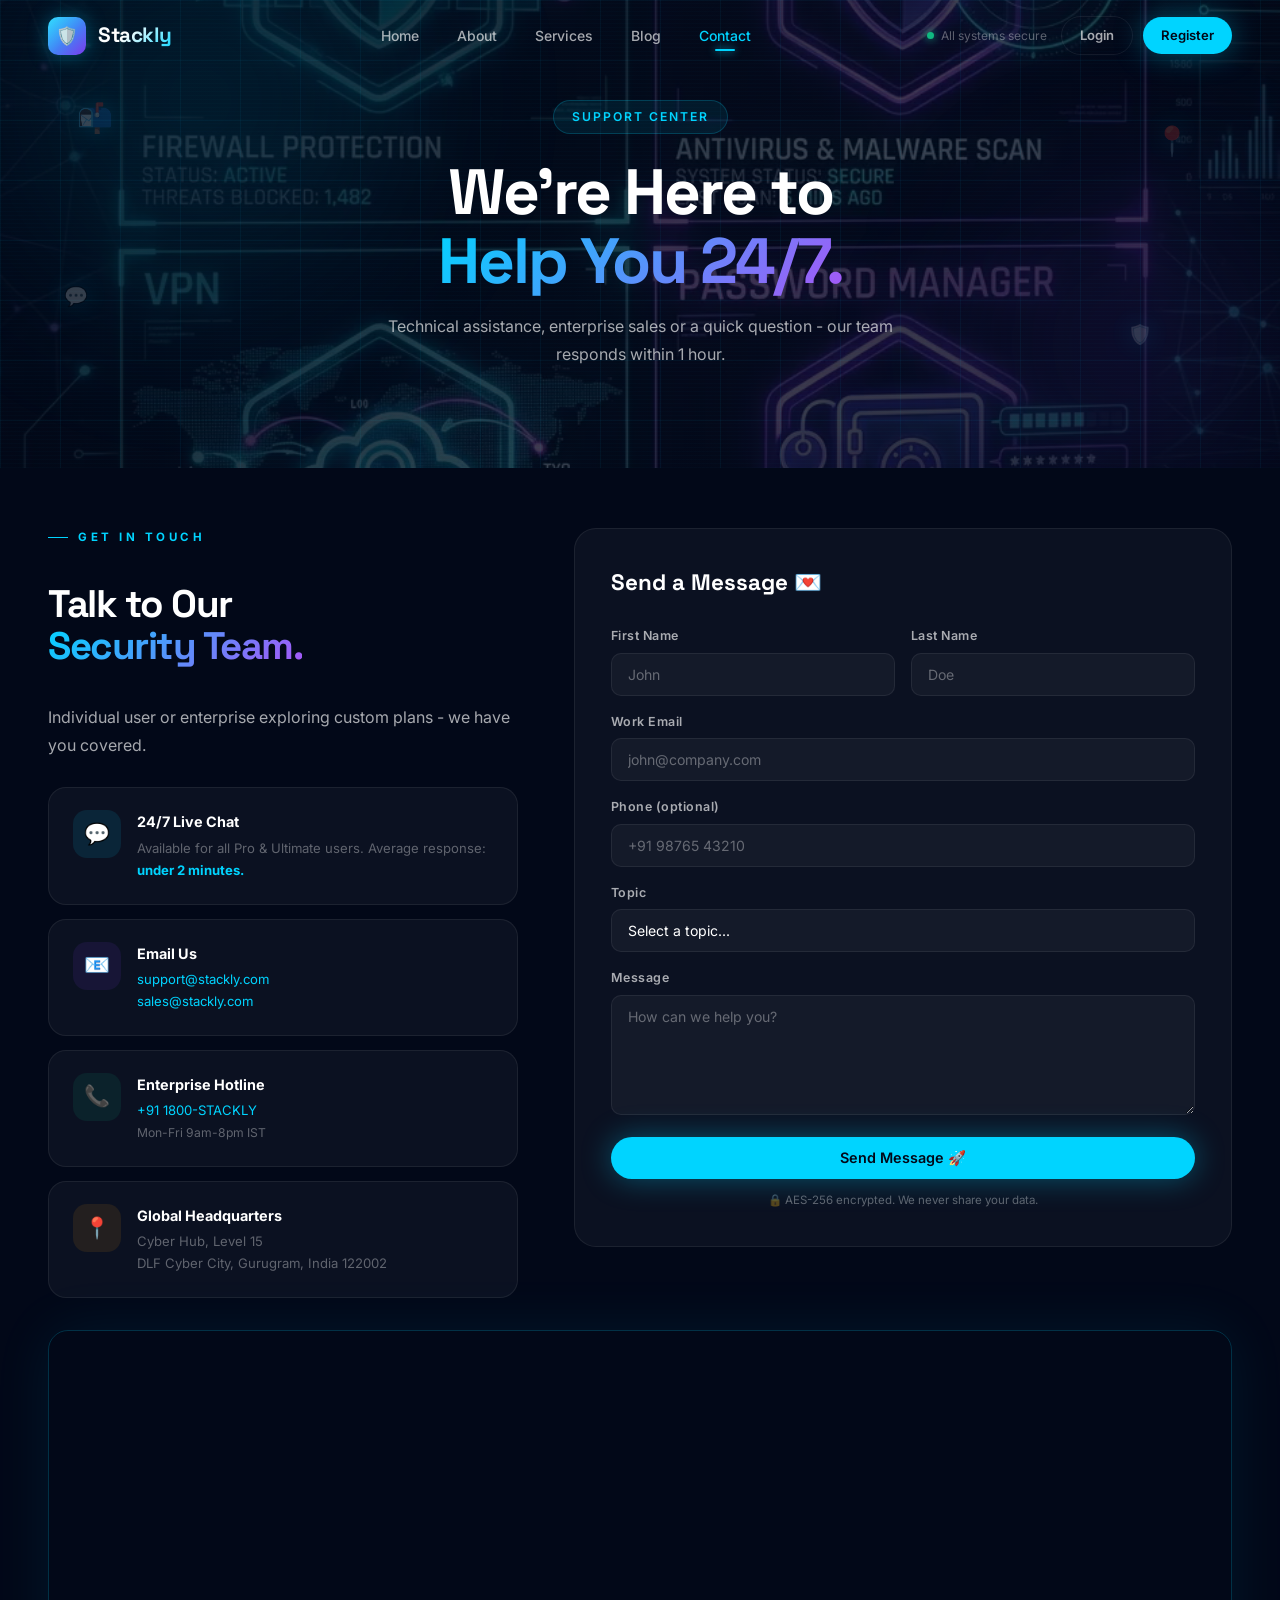
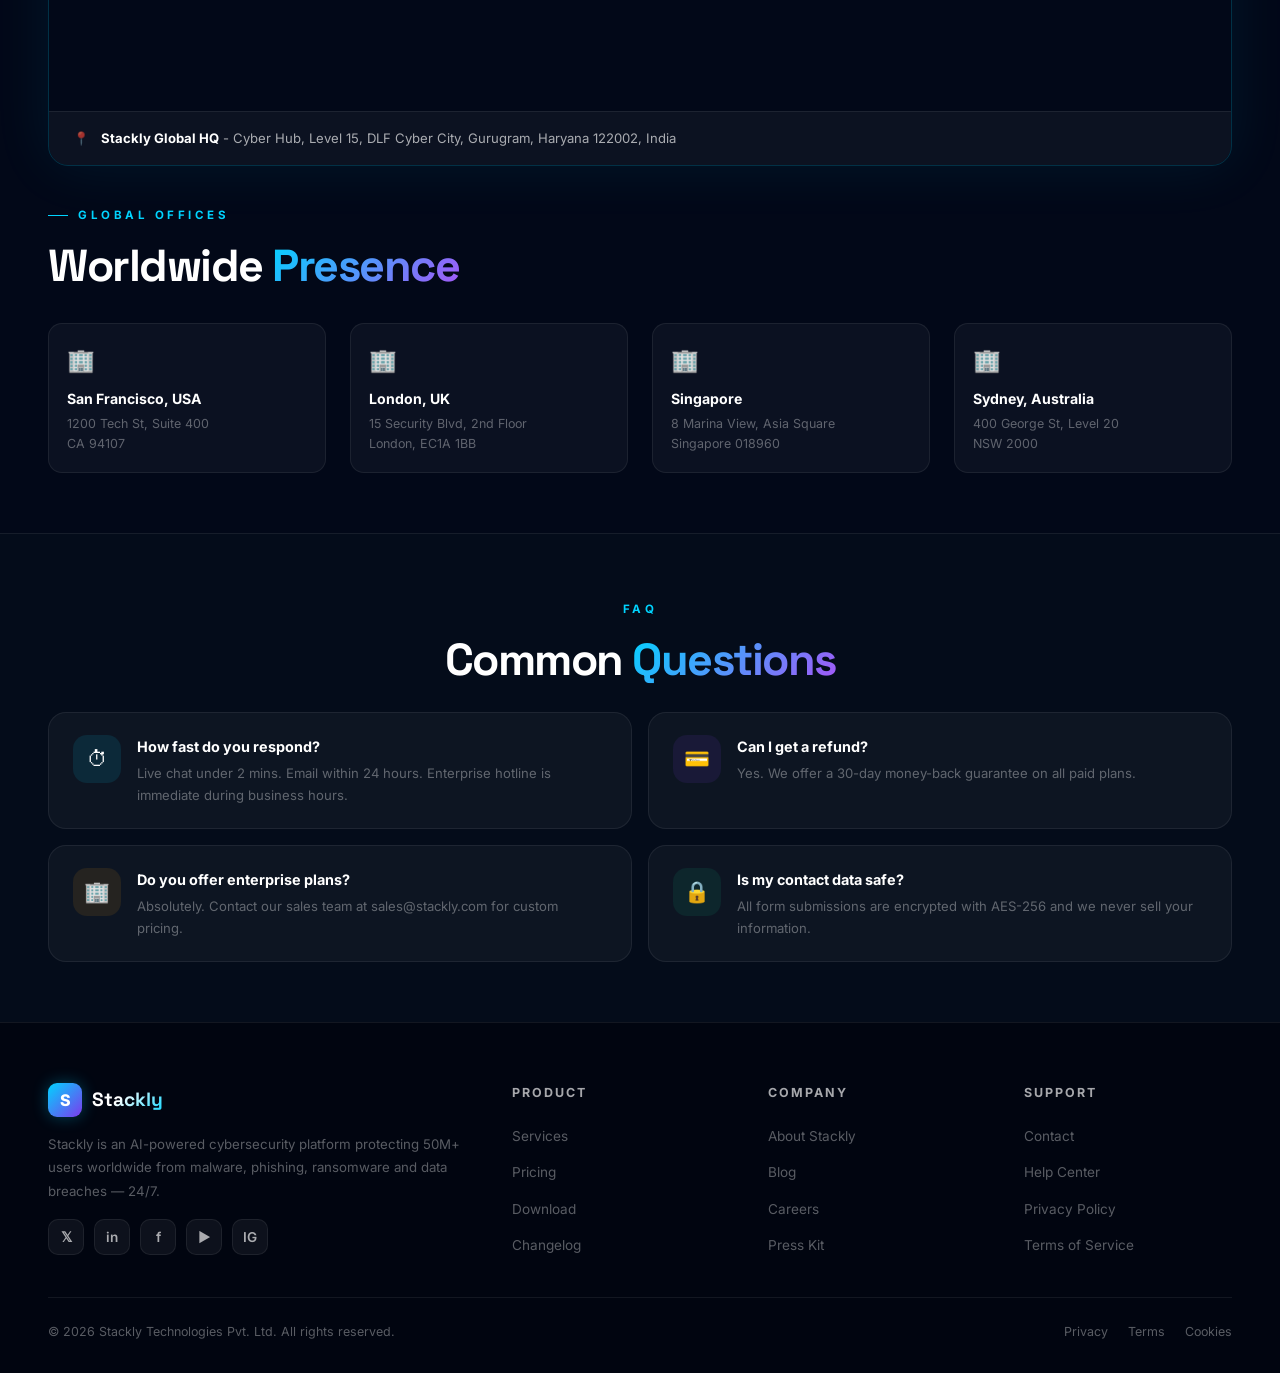
<file: contact.html>
<!DOCTYPE html>
<html lang="en">
<head>
<meta charset="UTF-8"><meta name="viewport" content="width=device-width,initial-scale=1.0">
<title>Contact Stackly - 24/7 Security Support</title>
<link rel="preconnect" href="https://fonts.googleapis.com">
<link href="https://fonts.googleapis.com/css2?family=Space+Grotesk:wght@300;400;500;600;700;800&family=Inter:wght@300;400;500;600;700&display=swap" rel="stylesheet">
<link rel="stylesheet" href="home.css">
<style>
.page-hero{position:relative;min-height:52vh;display:flex;align-items:center;justify-content:center;text-align:center;overflow:hidden;padding:calc(var(--nav-h)+40px) 24px 40px;}
.ph-bg{position:absolute;inset:0;background-size:cover;background-position:center;z-index:0;transform:scale(1.08);transition:transform 0.4s ease;}
.ph-overlay{position:absolute;inset:0;z-index:1;background:linear-gradient(135deg,rgba(2,8,24,0.92) 0%,rgba(2,8,24,0.75) 60%,rgba(2,8,24,0.88) 100%);}
.ph-grid{position:absolute;inset:0;z-index:2;background-image:linear-gradient(rgba(0,212,255,0.05) 1px,transparent 1px),linear-gradient(90deg,rgba(0,212,255,0.05) 1px,transparent 1px);background-size:60px 60px;animation:grid-breathe 5s ease-in-out infinite;}
.ph-scanlines{position:absolute;inset:0;z-index:2;background:repeating-linear-gradient(to bottom,transparent 0px,transparent 3px,rgba(0,212,255,0.015) 3px,rgba(0,212,255,0.015) 4px);pointer-events:none;}
.ph-blob{position:absolute;border-radius:50%;filter:blur(80px);pointer-events:none;z-index:2;}
.ph-blob-1{width:600px;height:600px;background:radial-gradient(circle,rgba(0,212,255,0.12) 0%,transparent 65%);top:-200px;left:-100px;animation:blob1 14s ease-in-out infinite alternate;}
.ph-blob-2{width:450px;height:450px;background:radial-gradient(circle,rgba(124,58,237,0.14) 0%,transparent 65%);bottom:-100px;right:-80px;animation:blob2 18s ease-in-out infinite alternate;}
.ph-content{position:relative;z-index:10;max-width:700px;}
.ph-float{position:absolute;font-size:1.8rem;opacity:0.2;z-index:3;filter:drop-shadow(0 0 12px rgba(0,212,255,0.7));animation:float-el var(--dur,6s) ease-in-out infinite;animation-delay:var(--delay,0s);}
.pf1{--dur:7s;--delay:0s;top:20%;left:6%;}
.pf2{--dur:9s;--delay:1.5s;top:60%;left:5%;font-size:1.2rem;}
.pf3{--dur:6s;--delay:3s;top:25%;right:7%;}
.pf4{--dur:8s;--delay:2s;bottom:25%;right:10%;font-size:1.2rem;}
.ph-tag{display:inline-flex;align-items:center;gap:8px;background:rgba(0,212,255,0.08);border:1px solid rgba(0,212,255,0.2);border-radius:100px;padding:6px 18px;font-size:0.76rem;font-weight:600;color:var(--cyan);letter-spacing:2px;text-transform:uppercase;margin-bottom:24px;}
.ph-h1{font-family:var(--font-display);font-size:clamp(2.4rem,5vw,4rem);font-weight:800;line-height:1.08;letter-spacing:-2px;color:#fff;margin-bottom:16px;}
.ph-h1 span{background:linear-gradient(135deg,var(--cyan),var(--violet-bright));-webkit-background-clip:text;-webkit-text-fill-color:transparent;background-clip:text;}
.ph-p{font-size:1rem;color:var(--mid);line-height:1.75;max-width:560px;margin:0 auto;}
/* Rest of the CSS styles */
.contact-wrap{max-width:1200px;margin:0 auto;display:grid;grid-template-columns:1fr 1.4fr;gap:56px;align-items:start;}
.contact-info{display:flex;flex-direction:column;gap:20px;}
.ci-card{background:var(--card-bg);border:1px solid var(--border);border-radius:18px;padding:22px 24px;display:flex;align-items:flex-start;gap:16px;transition:var(--ease);}
.ci-card:hover{border-color:rgba(0,212,255,0.25);transform:translateX(6px);}
.ci-ico{width:48px;height:48px;border-radius:14px;display:flex;align-items:center;justify-content:center;font-size:1.3rem;flex-shrink:0;}
.ci-ico.v{background:rgba(0,212,255,0.1);}.ci-ico.a{background:rgba(124,58,237,0.1);}.ci-ico.c{background:rgba(245,158,11,0.1);}.ci-ico.p{background:rgba(16,185,129,0.1);}
.ci-text h4{font-size:0.9rem;font-weight:700;margin-bottom:4px;}.ci-text p{font-size:0.82rem;color:var(--dim);line-height:1.65;}.ci-text a{color:var(--cyan);text-decoration:none;}.ci-text a:hover{text-decoration:underline;}
.contact-form-card{background:var(--card-bg);border:1px solid var(--border);border-radius:22px;padding:36px;position:sticky;top:calc(var(--nav-h)+20px);}
.contact-form-card h3{font-family:var(--font-display);font-size:1.4rem;font-weight:800;margin-bottom:24px;}
.form-row{display:grid;grid-template-columns:1fr 1fr;gap:16px;}
.form-g{display:flex;flex-direction:column;gap:6px;margin-bottom:16px;}
.form-g label{font-size:0.78rem;font-weight:600;color:var(--mid);letter-spacing:0.5px;}
.form-ctrl{background:rgba(255,255,255,0.04);border:1px solid var(--border);border-radius:10px;padding:12px 16px;color:#fff;font-family:var(--font-body);font-size:0.88rem;outline:none;width:100%;transition:var(--ease);}
.form-ctrl:focus{border-color:rgba(0,212,255,0.4);background:rgba(0,212,255,0.04);box-shadow:0 0 0 3px rgba(0,212,255,0.08);}
.form-ctrl::placeholder{color:var(--dim);}textarea.form-ctrl{resize:vertical;min-height:120px;}
select.form-ctrl{-webkit-appearance:none;appearance:none;cursor:pointer;}
.map-wrap{margin-top:36px;border-radius:20px;overflow:hidden;border:1px solid var(--border-glow);box-shadow:0 0 60px rgba(0,212,255,0.08);}
.map-wrap iframe{display:block;width:100%;height:380px;border:none;filter:invert(90%) hue-rotate(180deg) saturate(0.8);}
.map-caption{background:var(--card-bg);border-top:1px solid var(--border);padding:16px 24px;display:flex;align-items:center;gap:12px;font-size:0.82rem;color:var(--mid);}
.map-caption strong{color:#fff;}
.blog-filter{display:flex;gap:10px;flex-wrap:wrap;margin-bottom:48px;}
.filter-btn{padding:8px 20px;border-radius:100px;border:1px solid var(--border);background:transparent;color:var(--mid);font-size:0.82rem;font-weight:600;cursor:pointer;transition:var(--ease);}
.filter-btn.active,.filter-btn:hover{background:var(--cyan);color:#020818;border-color:var(--cyan);}
.blog-grid{display:grid;grid-template-columns:repeat(3,1fr);gap:24px;}
.blog-c{background:var(--card-bg);border:1px solid var(--border);border-radius:22px;overflow:hidden;transition:var(--ease);}
.blog-c:hover{border-color:rgba(0,212,255,0.22);transform:translateY(-6px);box-shadow:0 30px 80px rgba(0,0,0,0.4);}
.blog-img2{position:relative;overflow:hidden;aspect-ratio:16/9;}
.blog-img2 img{width:100%;height:100%;object-fit:cover;transition:transform 0.7s ease;}
.blog-c:hover .blog-img2 img{transform:scale(1.06);}
.blog-img2 .b-cat{position:absolute;top:14px;left:14px;background:rgba(0,212,255,0.14);color:var(--cyan);font-size:0.65rem;font-weight:700;letter-spacing:2px;text-transform:uppercase;padding:4px 10px;border-radius:6px;border:1px solid rgba(0,212,255,0.25);}
.blog-body2{padding:22px;display:flex;flex-direction:column;gap:10px;}
.blog-meta2{display:flex;gap:14px;font-size:0.72rem;color:var(--dim);}
.blog-body2 h3{font-size:1rem;font-weight:700;line-height:1.4;}
.blog-body2 p{font-size:0.81rem;color:var(--dim);line-height:1.7;}
.newsletter-strip{background:linear-gradient(135deg,rgba(0,212,255,0.06),rgba(124,58,237,0.08));border:1px solid var(--border);border-radius:22px;padding:40px 36px;display:flex;align-items:center;justify-content:space-between;gap:24px;flex-wrap:wrap;margin-top:40px;}
.nl-strip-form{display:flex;gap:10px;background:rgba(255,255,255,0.04);border:1px solid var(--border-glow);border-radius:100px;padding:6px 6px 6px 20px;min-width:340px;}
.nl-strip-input{flex:1;background:transparent;border:none;outline:none;color:#fff;font-size:0.88rem;}
.nl-strip-input::placeholder{color:var(--dim);}
.about-split{display:grid;grid-template-columns:1fr 1fr;gap:48px;align-items:center;}
.about-img-wrap{position:relative;border-radius:22px;overflow:hidden;border:1px solid var(--border-glow);box-shadow:0 0 80px rgba(0,212,255,0.1),0 40px 80px rgba(0,0,0,0.5);}
.about-img-wrap img{width:100%;display:block;transition:transform 0.7s ease;}
.about-img-wrap:hover img{transform:scale(1.04);}
.about-chip{position:absolute;background:rgba(2,8,24,0.9);backdrop-filter:blur(16px);border:1px solid var(--border-glow);border-radius:14px;padding:12px 16px;z-index:2;}
.about-chip.ac1{top:18px;left:-22px;}.about-chip.ac2{bottom:18px;right:-22px;}
.ac-num{font-family:var(--font-display);font-size:1.6rem;font-weight:700;color:var(--cyan);text-shadow:0 0 16px rgba(0,212,255,0.4);}
.ac-lbl{font-size:0.66rem;color:var(--dim);text-transform:uppercase;letter-spacing:1px;margin-top:2px;}
.values-grid{display:grid;grid-template-columns:1fr 1fr;gap:14px;margin-top:32px;}
.val-box{background:var(--card-bg);border:1px solid var(--border);border-radius:14px;padding:18px;transition:var(--ease);}
.val-box:hover{border-color:rgba(0,212,255,0.22);background:var(--card-hover);}
.val-box .vi{font-size:1.4rem;margin-bottom:8px;}.val-box h4{font-size:0.88rem;font-weight:700;margin-bottom:4px;}.val-box p{font-size:0.78rem;color:var(--dim);line-height:1.6;}
.team-grid{display:grid;grid-template-columns:repeat(4,1fr);gap:24px;margin-top:40px;}
.team-c{background:var(--card-bg);border:1px solid var(--border);border-radius:20px;overflow:hidden;transition:var(--ease);text-align:center;}
.team-c:hover{border-color:rgba(0,212,255,0.22);transform:translateY(-6px);}
.team-av{height:160px;display:flex;align-items:center;justify-content:center;font-size:4rem;}
.team-body{padding:16px;}.team-body h4{font-size:0.92rem;font-weight:700;margin-bottom:3px;}.team-body span{font-size:0.74rem;color:var(--cyan);}.team-body p{font-size:0.75rem;color:var(--dim);margin-top:8px;line-height:1.6;}
.stats-bento{display:grid;grid-template-columns:repeat(4,1fr);gap:24px;}
.sbi{background:var(--card-bg);border:1px solid var(--border);border-radius:20px;padding:30px 24px;text-align:center;transition:var(--ease);}
.sbi:hover{border-color:rgba(0,212,255,0.22);transform:translateY(-4px);}
.sbi-num{font-family:var(--font-display);font-size:2.4rem;font-weight:800;color:var(--cyan);text-shadow:0 0 20px rgba(0,212,255,0.4);}
.sbi-lbl{font-size:0.78rem;color:var(--dim);margin-top:4px;text-transform:uppercase;letter-spacing:1px;}
.faq-grid{display:grid;grid-template-columns:1fr 1fr;gap:16px;margin-top:28px;}
/* Services Specific */
.srv-grid{display:grid;grid-template-columns:repeat(3,1fr);gap:24px;margin-top:20px;}
.srv-card{background:var(--card-bg);border:1px solid var(--border);border-radius:22px;padding:36px;transition:var(--ease);display:flex;flex-direction:column;height:100%;}
.srv-card:hover{border-color:rgba(0,212,255,0.3);transform:translateY(-6px);box-shadow:0 30px 80px rgba(0,0,0,0.4);}
.srv-ico{width:56px;height:56px;border-radius:16px;display:flex;align-items:center;justify-content:center;font-size:1.6rem;margin-bottom:20px;}
.srv-card h3{font-size:1.2rem;font-weight:700;margin-bottom:12px;}
.srv-card p{font-size:0.9rem;color:var(--dim);line-height:1.7;margin-bottom:24px;flex-grow:1;}
.srv-feats{list-style:none;padding:0;margin:0;border-top:1px solid var(--border);padding-top:20px;}
.srv-feats li{position:relative;padding-left:24px;font-size:0.85rem;color:var(--mid);margin-bottom:10px;}
.srv-feats li::before{content:"\2713";position:absolute;left:0;top:1px;color:var(--cyan);font-weight:800;font-size:0.8rem;}

@media(max-width:1024px){.contact-wrap{grid-template-columns:1fr;}.about-split{grid-template-columns:1fr;gap:48px;}.team-grid{grid-template-columns:repeat(2,1fr);}.blog-grid{grid-template-columns:repeat(2,1fr);}.stats-bento{grid-template-columns:repeat(2,1fr);}.faq-grid{grid-template-columns:1fr;}.srv-grid{grid-template-columns:repeat(2,1fr);}}
@media(max-width:768px){.navbar{padding:0 20px;}.nav-links,.nav-status,.nav-right{display:none;}.hamburger{display:flex;}.page-hero{min-height:44vh;padding-top:calc(var(--nav-h)+40px);}.ph-h1{font-size:2rem;letter-spacing:-1px;}.form-row{grid-template-columns:1fr;}.contact-form-card{position:static;padding:24px;}.about-chip.ac1{left:8px;}.about-chip.ac2{right:8px;}.values-grid{grid-template-columns:1fr;}.team-grid{grid-template-columns:repeat(2,1fr);}.blog-grid{grid-template-columns:1fr;}.newsletter-strip{flex-direction:column;align-items:flex-start;}.nl-strip-form{min-width:100%;width:100%;}.map-wrap iframe{height:260px;}section{padding:64px 20px;}.srv-grid{grid-template-columns:1fr;}}
@media(max-width:480px){.ph-h1{font-size:1.7rem;}.team-grid{grid-template-columns:1fr;}.stats-bento{grid-template-columns:1fr 1fr;}section{padding:52px 16px;}.contact-form-card{padding:20px;}.about-chip.ac1,.about-chip.ac2{position:relative;left:auto;right:auto;top:auto;bottom:auto;margin-top:12px;}}
</style>
</head>
<body>
<nav class="navbar" id="navbar">
  <a href="index.html" class="nav-brand"><div class="brand-icon">&#x1F6E1;&#xFE0F;</div><span class="brand-name">Stackly</span></a>
  <ul class="nav-links"><li><a href="index.html">Home</a></li><li><a href="about.html">About</a></li><li><a href="services.html">Services</a></li><li><a href="blog.html">Blog</a></li><li><a href="contact.html" class="active">Contact</a></li></ul>
  <div class="nav-status"><div class="nav-dot"></div>All systems secure</div>
  <div class="nav-right">
    <a href="login.html" class="btn btn-ghost btn-sm">Login</a>
    <a href="register.html" class="btn btn-primary btn-sm">Register</a>
  </div>
  <div class="hamburger" id="hamburger"><span></span><span></span><span></span></div>
</nav>
<div class="mobile-menu" id="mobile-menu">
  <a href="index.html">&#x1F3E0; Home</a><a href="about.html">&#x1F3E2; About</a><a href="services.html">&#x1F6E1;&#xFE0F; Services</a><a href="blog.html">&#x1F4F0; Blog</a><a href="contact.html" class="active">&#x1F4EC; Contact</a>
  <div class="mobile-divider"></div>
  <a href="login.html" class="btn btn-ghost btn-full">Login</a>
  <a href="register.html" class="btn btn-primary btn-full" style="margin-top:8px;">Register Free</a>
</div>
<div class="page-hero">
  <div class="ph-bg" style="background-image:url('images/features.webp');"></div>
  <div class="ph-overlay"></div><div class="ph-grid"></div><div class="ph-scanlines"></div>
  <div class="ph-blob ph-blob-1"></div><div class="ph-blob ph-blob-2"></div>
  <div class="ph-float pf1">&#x1F4EC;</div><div class="ph-float pf2">&#x1F4AC;</div>
  <div class="ph-float pf3">&#x1F4CD;</div><div class="ph-float pf4">&#x1F6E1;&#xFE0F;</div>
  <div class="ph-content reveal">
    <div class="ph-tag">Support Center</div>
    <h1 class="ph-h1">We're Here to<br><span>Help You 24/7.</span></h1>
    <p class="ph-p">Technical assistance, enterprise sales or a quick question - our team responds within 1 hour.</p>
  </div>
</div>
<section style="background:var(--bg-0);">
  <div class="section-inner">
    <div class="contact-wrap">
      <div class="contact-info">
        <div class="section-tag">Get in Touch</div>
        <h2 class="section-h2" style="font-size:clamp(1.6rem,3vw,2.4rem);">Talk to Our<br><span>Security Team.</span></h2>
        <p class="section-desc">Individual user or enterprise exploring custom plans - we have you covered.</p>
        <div style="margin-top:8px;display:flex;flex-direction:column;gap:14px;">
          <div class="ci-card reveal">
            <div class="ci-ico v">&#x1F4AC;</div>
            <div class="ci-text"><h4>24/7 Live Chat</h4><p>Available for all Pro &amp; Ultimate users. Average response: <strong style="color:var(--cyan);">under 2 minutes.</strong></p></div>
          </div>
          <div class="ci-card reveal d1">
            <div class="ci-ico a">&#x1F4E7;</div>
            <div class="ci-text"><h4>Email Us</h4><p><a href="mailto:support@stackly.com">support@stackly.com</a><br><a href="mailto:sales@stackly.com">sales@stackly.com</a></p></div>
          </div>
          <div class="ci-card reveal d2">
            <div class="ci-ico p">&#x1F4DE;</div>
            <div class="ci-text"><h4>Enterprise Hotline</h4><p><a href="tel:+911800000000">+91 1800-STACKLY</a><br><span style="color:var(--dim);font-size:0.76rem;">Mon-Fri 9am-8pm IST</span></p></div>
          </div>
          <div class="ci-card reveal d3">
            <div class="ci-ico c">&#x1F4CD;</div>
            <div class="ci-text"><h4>Global Headquarters</h4><p>Cyber Hub, Level 15<br>DLF Cyber City, Gurugram, India 122002</p></div>
          </div>
        </div>
      </div>
      <div class="contact-form-card reveal d1">
        <h3>Send a Message &#x1F48C;</h3>
        <form id="contact-form">
          <div class="form-row">
            <div class="form-g"><label>First Name</label><input type="text" class="form-ctrl" required placeholder="John"></div>
            <div class="form-g"><label>Last Name</label><input type="text" class="form-ctrl" required placeholder="Doe"></div>
          </div>
          <div class="form-g"><label>Work Email</label><input type="email" class="form-ctrl" required placeholder="john@company.com"></div>
          <div class="form-g"><label>Phone (optional)</label><input type="tel" class="form-ctrl" placeholder="+91 98765 43210"></div>
          <div class="form-g">
            <label>Topic</label>
            <select class="form-ctrl">
              <option value="">Select a topic...</option>
              <option>Technical Support</option>
              <option>Billing &amp; Plans</option>
              <option>Enterprise Sales</option>
              <option>VPN Issues</option>
              <option>Privacy &amp; Data</option>
              <option>Other</option>
            </select>
          </div>
          <div class="form-g"><label>Message</label><textarea class="form-ctrl" rows="4" required placeholder="How can we help you?"></textarea></div>
          <button type="submit" class="btn btn-primary btn-full" style="margin-top:6px;">Send Message &#x1F680;</button>
          <p style="font-size:0.72rem;color:var(--dim);margin-top:12px;text-align:center;">&#x1F512; AES-256 encrypted. We never share your data.</p>
        </form>
      </div>
    </div>
    <div class="map-wrap reveal" style="margin-top:32px;">
      <iframe src="https://www.google.com/maps/embed?pb=!1m18!1m12!1m3!1d3507.3423296836624!2d77.08795431455356!3d28.494146996478!2m3!1f0!2f0!3f0!3m2!1i1024!2i768!4f13.1!3m3!1m2!1s0x390d19e7da9bfc4d%3A0xe63f5da9d3e42bd8!2sDLF%20Cyber%20City!5e0!3m2!1sen!2sin!4v1680000000000!5m2!1sen!2sin" allowfullscreen="" loading="lazy" referrerpolicy="no-referrer-when-downgrade" title="Stackly HQ - DLF Cyber City Gurugram"></iframe>
      <div class="map-caption">&#x1F4CD; <div><strong>Stackly Global HQ</strong> - Cyber Hub, Level 15, DLF Cyber City, Gurugram, Haryana 122002, India</div></div>
    </div>
    <div class="section-tag" style="margin-top:40px;">Global Offices</div>
    <h2 class="section-h2">Worldwide <span>Presence</span></h2>
    <div class="team-grid" style="margin-top:32px;">
      <div class="val-box reveal"><div class="vi">&#x1F3E2;</div><h4>San Francisco, USA</h4><p>1200 Tech St, Suite 400<br>CA 94107</p></div>
      <div class="val-box reveal d1"><div class="vi">&#x1F3E2;</div><h4>London, UK</h4><p>15 Security Blvd, 2nd Floor<br>London, EC1A 1BB</p></div>
      <div class="val-box reveal d2"><div class="vi">&#x1F3E2;</div><h4>Singapore</h4><p>8 Marina View, Asia Square<br>Singapore 018960</p></div>
      <div class="val-box reveal d3"><div class="vi">&#x1F3E2;</div><h4>Sydney, Australia</h4><p>400 George St, Level 20<br>NSW 2000</p></div>
    </div>
  </div>
</section>
<section style="background:var(--bg-1);border-top:1px solid var(--border);">
  <div class="section-inner">
    <div class="text-center reveal">
      <div class="section-tag">FAQ</div>
      <h2 class="section-h2">Common <span>Questions</span></h2>
    </div>
    <div class="faq-grid reveal">
      <div class="ci-card"><div class="ci-ico v">&#x23F1;</div><div class="ci-text"><h4>How fast do you respond?</h4><p>Live chat under 2 mins. Email within 24 hours. Enterprise hotline is immediate during business hours.</p></div></div>
      <div class="ci-card"><div class="ci-ico a">&#x1F4B3;</div><div class="ci-text"><h4>Can I get a refund?</h4><p>Yes. We offer a 30-day money-back guarantee on all paid plans.</p></div></div>
      <div class="ci-card"><div class="ci-ico c">&#x1F3E2;</div><div class="ci-text"><h4>Do you offer enterprise plans?</h4><p>Absolutely. Contact our sales team at sales@stackly.com for custom pricing.</p></div></div>
      <div class="ci-card"><div class="ci-ico p">&#x1F512;</div><div class="ci-text"><h4>Is my contact data safe?</h4><p>All form submissions are encrypted with AES-256 and we never sell your information.</p></div></div>
    </div>
  </div>
</section>

<footer>
  <div class="footer-g">
    <div class="footer-brand">
      <a href="index.html" class="footer-logo">
        <div class="footer-logo-ico">S</div>
        <span class="footer-logo-name">Stackly</span>
      </a>
      <p class="footer-desc">Stackly is an AI-powered cybersecurity platform protecting 50M+ users worldwide from malware, phishing, ransomware and data breaches &mdash; 24/7.</p>
      <div class="social-row">
        <a href="404.html" class="social-btn" title="X / Twitter">&#x1D54F;</a>
        <a href="404.html" class="social-btn" title="LinkedIn">in</a>
        <a href="404.html" class="social-btn" title="Facebook">f</a>
        <a href="404.html" class="social-btn" title="YouTube">&#x25B6;</a>
        <a href="404.html" class="social-btn" title="Instagram">IG</a>
      </div>
    </div>
    <div class="footer-col">
      <h4>Product</h4>
      <ul class="footer-nav">
        <li><a href="services.html">Services</a></li>
        <li><a href="index.html#pricing">Pricing</a></li>
        <li><a href="index.html#download">Download</a></li>
        <li><a href="#">Changelog</a></li>
      </ul>
    </div>
    <div class="footer-col">
      <h4>Company</h4>
      <ul class="footer-nav">
        <li><a href="about.html">About Stackly</a></li>
        <li><a href="blog.html">Blog</a></li>
        <li><a href="#">Careers</a></li>
        <li><a href="#">Press Kit</a></li>
      </ul>
    </div>
    <div class="footer-col">
      <h4>Support</h4>
      <ul class="footer-nav">
        <li><a href="contact.html">Contact</a></li>
        <li><a href="#">Help Center</a></li>
        <li><a href="#">Privacy Policy</a></li>
        <li><a href="#">Terms of Service</a></li>
      </ul>
    </div>
  </div>
  <div class="footer-bottom">
    <p>&copy; 2026 Stackly Technologies Pvt. Ltd. All rights reserved.</p>
    <div class="footer-links">
      <a href="#">Privacy</a>
      <a href="#">Terms</a>
      <a href="#">Cookies</a>
    </div>
  </div>
</footer>
<div class="toast-wrap" id="toast-wrap"></div>
<script>
const nb=document.getElementById('navbar');
window.addEventListener('scroll',()=>nb.classList.toggle('frosted',window.scrollY>60),{passive:true});
const hb=document.getElementById('hamburger'),mm=document.getElementById('mobile-menu');
if(hb)hb.addEventListener('click',()=>{hb.classList.toggle('open');mm.classList.toggle('open');});
const ro=new IntersectionObserver(e=>e.forEach(x=>{if(x.isIntersecting){x.target.classList.add('visible');ro.unobserve(x.target);}}),{threshold:0.1});
document.querySelectorAll('.reveal').forEach(el=>ro.observe(el));
function animCount(el){if(el._done)return;el._done=true;const t=parseFloat(el.dataset.count),sf=el.dataset.suffix||'',dur=2000,s=performance.now();(function tick(n){const p=Math.min((n-s)/dur,1),v=1-Math.pow(1-p,3);el.textContent=Math.floor(v*t)+sf;if(p<1)requestAnimationFrame(tick);})(performance.now());}
const co=new IntersectionObserver(e=>e.forEach(x=>{if(x.isIntersecting){x.target.querySelectorAll('[data-count]').forEach(animCount);if(x.target.dataset&&x.target.dataset.count)animCount(x.target);co.unobserve(x.target);}}),{threshold:0.4});
document.querySelectorAll('.sbi,.ac-num,[data-count]').forEach(el=>co.observe(el));
const cf=document.getElementById('contact-form');
if(cf)cf.addEventListener('submit',e=>{e.preventDefault();const w=document.getElementById('toast-wrap');if(w){const t=document.createElement('div');t.className='toast';t.textContent='Message sent! We will reply within 24 hours.';w.appendChild(t);setTimeout(()=>t.remove(),4500);}cf.reset();});
document.querySelectorAll('.filter-btn').forEach(b=>{b.addEventListener('click',()=>{document.querySelectorAll('.filter-btn').forEach(x=>x.classList.remove('active'));b.classList.add('active');const cat=b.dataset.cat;document.querySelectorAll('.blog-c').forEach(c=>{c.style.display=(cat==='all'||c.dataset.cat===cat)?'':'none';});});});
document.querySelectorAll('.nl-strip-form').forEach(f=>{f.addEventListener('submit',e=>{e.preventDefault();const w=document.getElementById('toast-wrap');if(w){const t=document.createElement('div');t.className='toast';t.textContent='Subscribed! Check your inbox.';w.appendChild(t);setTimeout(()=>t.remove(),4000);}f.reset();});});
window.addEventListener('scroll',()=>{const pb=document.querySelector('.ph-bg');if(!pb)return;pb.style.transform='translateY('+(window.scrollY*0.35)+'px) scale(1.08)';},{passive:true});
</script>
</body></html>
</file>
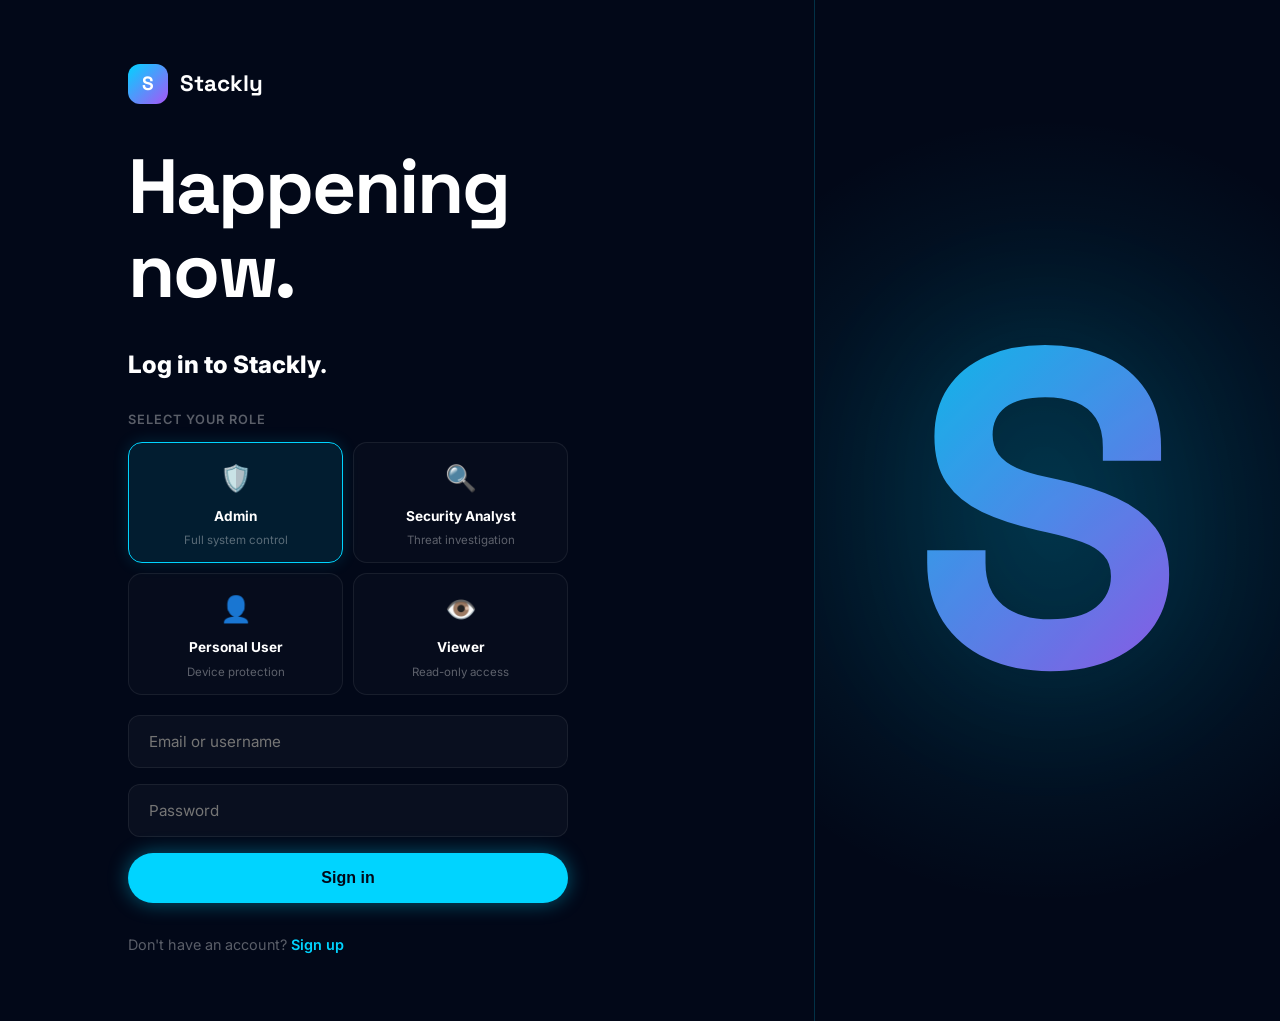
<file: login.html>
<!DOCTYPE html>
<html lang="en">
<head>
  <meta charset="UTF-8">
  <meta name="viewport" content="width=device-width, initial-scale=1.0">
  <title>Login — Stackly</title>
  <link rel="preconnect" href="https://fonts.googleapis.com">
  <link href="https://fonts.googleapis.com/css2?family=Space+Grotesk:wght@300;400;500;600;700;800&family=Inter:wght@300;400;500;600;700&display=swap" rel="stylesheet">
  <link rel="stylesheet" href="home.css">
  <style>
    body {
      margin: 0; padding: 0; background: #020818 !important; color: white !important;
      font-family: var(--font-body);
      overflow-x: hidden;
    }
    .auth-split {
      display: flex;
      min-height: 100vh;
    }
    .auth-left {
      flex: 1.2;
      display: flex;
      flex-direction: column;
      justify-content: center;
      padding: 5% 10%;
      position: relative;
      z-index: 10;
      background: #020818 !important;
    }
    .auth-right {
      flex: 1;
      display: flex;
      align-items: center;
      justify-content: center;
      position: relative;
      background: rgba(2,8,24,0.5);
      border-left: 1px solid var(--border-glow);
      overflow: hidden;
    }
    .auth-right::before {
      content: ''; position: absolute; inset: 0;
      background: radial-gradient(circle at center, rgba(0,212,255,0.15) 0%, transparent 70%);
      pointer-events: none;
    }
    .huge-logo {
      font-family: var(--font-display);
      font-size: clamp(250px, 35vw, 500px);
      font-weight: 900;
      line-height: 1;
      background: linear-gradient(135deg, var(--cyan), var(--violet-bright));
      -webkit-background-clip: text;
      -webkit-text-fill-color: transparent;
      background-clip: text;
      opacity: 0.9;
      filter: drop-shadow(0 0 80px rgba(0,212,255,0.2));
      user-select: none;
    }
    .auth-title {
      font-family: var(--font-display);
      font-size: clamp(3rem, 6vw, 5rem);
      font-weight: 800;
      line-height: 1.1;
      margin-bottom: 2rem;
      letter-spacing: -2px;
    }
    .auth-form-wrap {
      max-width: 440px;
      width: 100%;
    }
    .auth-btn-ghost {
      display: flex; align-items: center; justify-content: center; gap: 10px;
      width: 100%; padding: 14px;
      border-radius: 100px;
      background: transparent;
      border: 1px solid var(--border);
      color: white; font-size: 0.95rem; font-weight: 600;
      cursor: pointer; transition: 0.3s;
      margin-bottom: 12px;
    }
    .auth-btn-ghost:hover {
      background: rgba(255,255,255,0.05); border-color: rgba(255,255,255,0.2);
    }
    /* Role Selector */
    .role-label {
      font-size: 0.8rem; font-weight: 600; letter-spacing: 0.08em;
      text-transform: uppercase; color: var(--dim);
      margin-bottom: 12px;
    }
    .role-grid {
      display: grid; grid-template-columns: 1fr 1fr;
      gap: 10px; margin-bottom: 20px;
    }
    .role-card {
      display: flex; flex-direction: column; align-items: center;
      padding: 14px 10px; border-radius: 14px;
      border: 1.5px solid var(--border);
      background: rgba(255,255,255,0.02);
      cursor: pointer; transition: all 0.25s; text-align: center;
      gap: 6px;
    }
    .role-card:hover {
      background: rgba(0,212,255,0.06);
      border-color: rgba(0,212,255,0.3);
    }
    .role-card.selected {
      border-color: var(--cyan);
      background: rgba(0,212,255,0.1);
      box-shadow: 0 0 16px rgba(0,212,255,0.15);
    }
    .role-card-icon { font-size: 1.6rem; }
    .role-card-title {
      font-size: 0.85rem; font-weight: 700; color: white;
    }
    .role-card-desc {
      font-size: 0.72rem; color: var(--dim); line-height: 1.3;
    }
    .auth-divider {
      display: flex; align-items: center; text-align: center; color: var(--dim);
      font-size: 0.85rem; margin: 24px 0;
    }
    .auth-divider::before, .auth-divider::after {
      content: ''; flex: 1; border-bottom: 1px solid var(--border);
    }
    .auth-divider:not(:empty)::before { margin-right: .25em; }
    .auth-divider:not(:empty)::after { margin-left: .25em; }
    
    .auth-input {
      width: 100%; padding: 16px 20px;
      background: rgba(255,255,255,0.03);
      border: 1px solid var(--border);
      border-radius: 12px; color: white;
      font-family: var(--font-body); font-size: 0.95rem;
      margin-bottom: 16px; transition: 0.3s;
    }
    .auth-input:focus {
      border-color: var(--cyan); outline: none; background: rgba(0,212,255,0.05);
      box-shadow: 0 0 0 3px rgba(0,212,255,0.1);
    }
    .auth-btn-primary {
      width: 100%; padding: 16px;
      border-radius: 100px;
      background: var(--cyan); color: #020818;
      font-size: 1rem; font-weight: 700; border: none;
      cursor: pointer; transition: 0.3s;
      box-shadow: 0 0 20px rgba(0,212,255,0.4);
    }
    .auth-btn-primary:hover {
      background: #fff; box-shadow: 0 0 30px rgba(255,255,255,0.5);
    }
    .auth-footer-links {
      margin-top: 30px; font-size: 0.9rem; color: var(--dim);
    }
    .auth-footer-links a { color: var(--cyan); text-decoration: none; font-weight: 600; }
    .auth-footer-links a:hover { text-decoration: underline; }
    
    /* Top Logo */
    .top-logo {
      display: flex; align-items: center; gap: 12px; text-decoration: none; margin-bottom: 40px;
    }
    .top-logo-mark {
      width: 40px; height: 40px; border-radius: 12px;
      background: linear-gradient(135deg, var(--cyan), var(--violet-bright));
      display: flex; align-items: center; justify-content: center;
      font-family: var(--font-display); font-weight: 800; font-size: 1.2rem; color: #fff;
    }
    .top-logo-name {
      font-family: var(--font-display); font-size: 1.4rem; font-weight: 800; color: #fff;
    }

    @media (max-width: 992px) {
      .auth-split { flex-direction: column-reverse; }
      .auth-right { padding: 40px; border-left: none; border-bottom: 1px solid var(--border-glow); flex: none; min-height: 200px; }
      .huge-logo { font-size: 120px; }
      .auth-left { padding: 40px 24px; }
      .auth-title { font-size: 2.5rem; }
    }
  </style>
</head>
<body>

<div class="auth-split">
  <div class="auth-left">
    <a href="index.html" class="top-logo">
      <div class="top-logo-mark">S</div>
      <span class="top-logo-name">Stackly</span>
    </a>
    
    <h1 class="auth-title">Happening<br>now.</h1>
    
    <div class="auth-form-wrap">
      <h2 style="font-size: 1.5rem; margin-bottom: 24px; font-weight: 800;">Log in to Stackly.</h2>
      
      <!-- Role Selector -->
      <div class="role-label">Select your role</div>
      <div class="role-grid" id="role-grid">
        <div class="role-card selected" data-role="admin" onclick="selectRole(this)">
          <span class="role-card-icon">🛡️</span>
          <div class="role-card-title">Admin</div>
          <div class="role-card-desc">Full system control</div>
        </div>
        <div class="role-card" data-role="analyst" onclick="selectRole(this)">
          <span class="role-card-icon">🔍</span>
          <div class="role-card-title">Security Analyst</div>
          <div class="role-card-desc">Threat investigation</div>
        </div>
        <div class="role-card" data-role="user" onclick="selectRole(this)">
          <span class="role-card-icon">👤</span>
          <div class="role-card-title">Personal User</div>
          <div class="role-card-desc">Device protection</div>
        </div>
        <div class="role-card" data-role="viewer" onclick="selectRole(this)">
          <span class="role-card-icon">👁️</span>
          <div class="role-card-title">Viewer</div>
          <div class="role-card-desc">Read-only access</div>
        </div>
      </div>
      
      <form id="login-form">
        <input type="email" class="auth-input" id="login-email" placeholder="Email or username" required>
        <input type="password" class="auth-input" id="login-pass" placeholder="Password" required>
        
        <button type="submit" class="auth-btn-primary">Sign in</button>
      </form>
      
      <div class="auth-footer-links">
        Don't have an account? <a href="register.html">Sign up</a>
      </div>
    </div>
  </div>
  
  <div class="auth-right">
    <div class="huge-logo">S</div>
  </div>
</div>

<script src="app.js"></script>
<script>
  let selectedRole = 'admin';

  function selectRole(card) {
    document.querySelectorAll('.role-card').forEach(c => c.classList.remove('selected'));
    card.classList.add('selected');
    selectedRole = card.getAttribute('data-role');
  }

  document.getElementById('login-form').addEventListener('submit', (e) => {
    e.preventDefault();
    const email = document.getElementById('login-email').value;
    const name = email.split('@')[0];

    const mockUser = { name, email, role: selectedRole };
    localStorage.setItem(SS.KEY_USER, JSON.stringify(mockUser));

    // Admin & analyst go to admin dashboard; user & viewer go to user dashboard
    if (selectedRole === 'admin' || selectedRole === 'analyst') {
      window.location.href = 'admin-dashboard.html';
    } else {
      window.location.href = 'user-dashboard.html';
    }
  });
</script>

</body>
</html>
</file>
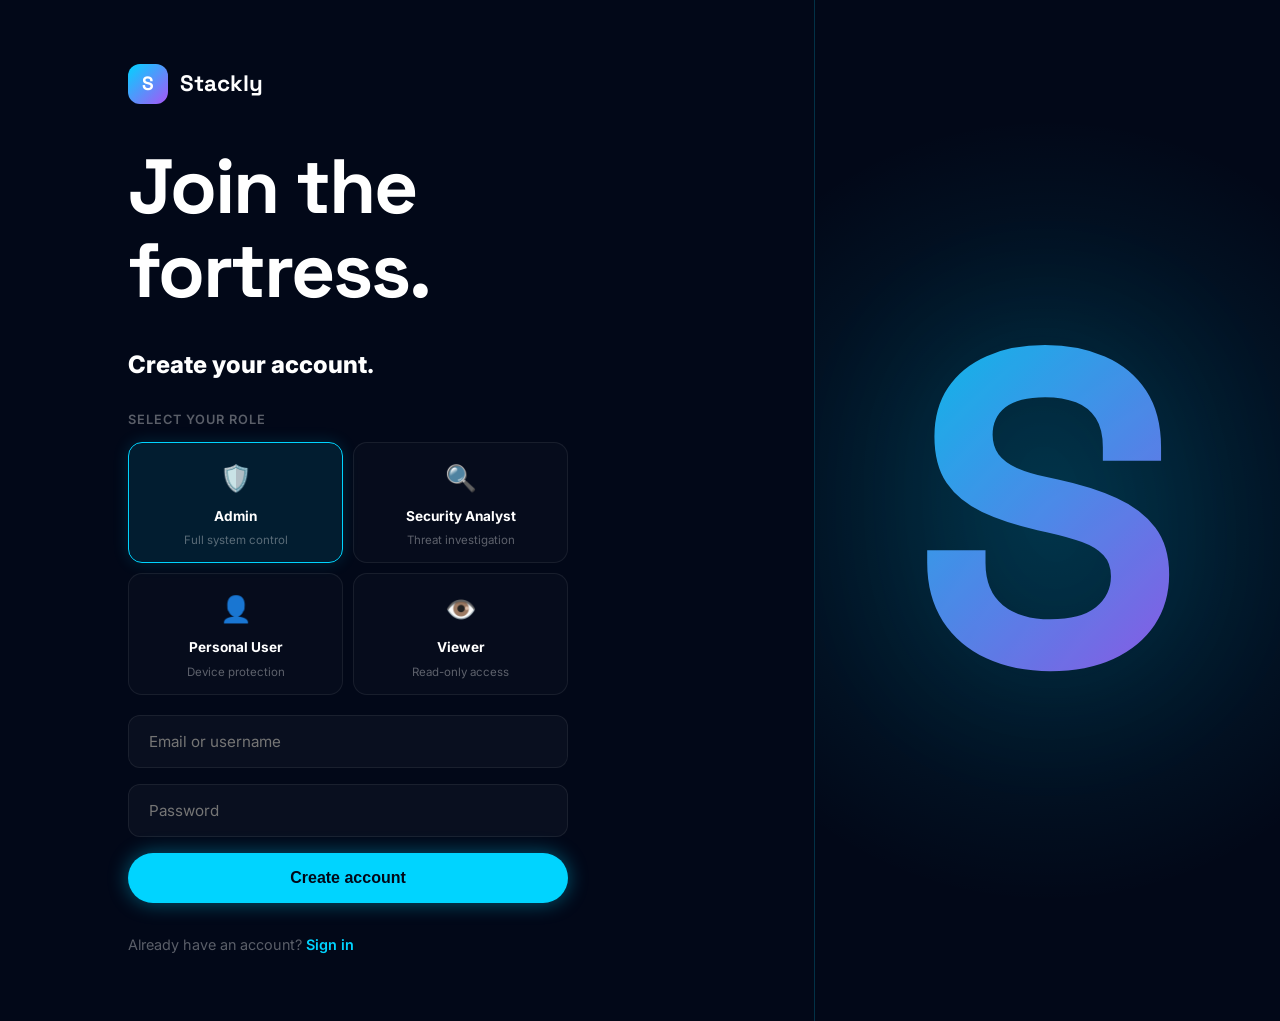
<file: register.html>
<!DOCTYPE html>
<html lang="en">
<head>
  <meta charset="UTF-8">
  <meta name="viewport" content="width=device-width, initial-scale=1.0">
  <title>Register — Stackly</title>
  <link rel="preconnect" href="https://fonts.googleapis.com">
  <link href="https://fonts.googleapis.com/css2?family=Space+Grotesk:wght@300;400;500;600;700;800&family=Inter:wght@300;400;500;600;700&display=swap" rel="stylesheet">
  <link rel="stylesheet" href="home.css">
  <style>
    body {
      margin: 0; padding: 0; background: #020818 !important; color: white !important;
      font-family: var(--font-body);
      overflow-x: hidden;
    }
    .auth-split {
      display: flex;
      min-height: 100vh;
    }
    .auth-left {
      flex: 1.2;
      display: flex;
      flex-direction: column;
      justify-content: center;
      padding: 5% 10%;
      position: relative;
      z-index: 10;
      background: #020818 !important;
    }
    .auth-right {
      flex: 1;
      display: flex;
      align-items: center;
      justify-content: center;
      position: relative;
      background: rgba(2,8,24,0.5);
      border-left: 1px solid var(--border-glow);
      overflow: hidden;
    }
    .auth-right::before {
      content: ''; position: absolute; inset: 0;
      background: radial-gradient(circle at center, rgba(0,212,255,0.15) 0%, transparent 70%);
      pointer-events: none;
    }
    .huge-logo {
      font-family: var(--font-display);
      font-size: clamp(250px, 35vw, 500px);
      font-weight: 900;
      line-height: 1;
      background: linear-gradient(135deg, var(--cyan), var(--violet-bright));
      -webkit-background-clip: text;
      -webkit-text-fill-color: transparent;
      background-clip: text;
      opacity: 0.9;
      filter: drop-shadow(0 0 80px rgba(0,212,255,0.2));
      user-select: none;
    }
    .auth-title {
      font-family: var(--font-display);
      font-size: clamp(3rem, 6vw, 5rem);
      font-weight: 800;
      line-height: 1.1;
      margin-bottom: 2rem;
      letter-spacing: -2px;
    }
    .auth-form-wrap {
      max-width: 440px;
      width: 100%;
    }
    .auth-btn-ghost {
      display: flex; align-items: center; justify-content: center; gap: 10px;
      width: 100%; padding: 14px;
      border-radius: 100px;
      background: transparent;
      border: 1px solid var(--border);
      color: white; font-size: 0.95rem; font-weight: 600;
      cursor: pointer; transition: 0.3s;
      margin-bottom: 12px;
    }
    .auth-btn-ghost:hover {
      background: rgba(255,255,255,0.05); border-color: rgba(255,255,255,0.2);
    }
    /* Role Selector */
    .role-label {
      font-size: 0.8rem; font-weight: 600; letter-spacing: 0.08em;
      text-transform: uppercase; color: var(--dim);
      margin-bottom: 12px;
    }
    .role-grid {
      display: grid; grid-template-columns: 1fr 1fr;
      gap: 10px; margin-bottom: 20px;
    }
    .role-card {
      display: flex; flex-direction: column; align-items: center;
      padding: 14px 10px; border-radius: 14px;
      border: 1.5px solid var(--border);
      background: rgba(255,255,255,0.02);
      cursor: pointer; transition: all 0.25s; text-align: center;
      gap: 6px;
    }
    .role-card:hover {
      background: rgba(0,212,255,0.06);
      border-color: rgba(0,212,255,0.3);
    }
    .role-card.selected {
      border-color: var(--cyan);
      background: rgba(0,212,255,0.1);
      box-shadow: 0 0 16px rgba(0,212,255,0.15);
    }
    .role-card-icon { font-size: 1.6rem; }
    .role-card-title {
      font-size: 0.85rem; font-weight: 700; color: white;
    }
    .role-card-desc {
      font-size: 0.72rem; color: var(--dim); line-height: 1.3;
    }
    .auth-divider {
      display: flex; align-items: center; text-align: center; color: var(--dim);
      font-size: 0.85rem; margin: 24px 0;
    }
    .auth-divider::before, .auth-divider::after {
      content: ''; flex: 1; border-bottom: 1px solid var(--border);
    }
    .auth-divider:not(:empty)::before { margin-right: .25em; }
    .auth-divider:not(:empty)::after { margin-left: .25em; }
    
    .auth-input {
      width: 100%; padding: 16px 20px;
      background: rgba(255,255,255,0.03);
      border: 1px solid var(--border);
      border-radius: 12px; color: white;
      font-family: var(--font-body); font-size: 0.95rem;
      margin-bottom: 16px; transition: 0.3s;
    }
    .auth-input:focus {
      border-color: var(--cyan); outline: none; background: rgba(0,212,255,0.05);
      box-shadow: 0 0 0 3px rgba(0,212,255,0.1);
    }
    .auth-btn-primary {
      width: 100%; padding: 16px;
      border-radius: 100px;
      background: var(--cyan); color: #020818;
      font-size: 1rem; font-weight: 700; border: none;
      cursor: pointer; transition: 0.3s;
      box-shadow: 0 0 20px rgba(0,212,255,0.4);
    }
    .auth-btn-primary:hover {
      background: #fff; box-shadow: 0 0 30px rgba(255,255,255,0.5);
    }
    .auth-footer-links {
      margin-top: 30px; font-size: 0.9rem; color: var(--dim);
    }
    .auth-footer-links a { color: var(--cyan); text-decoration: none; font-weight: 600; }
    .auth-footer-links a:hover { text-decoration: underline; }
    
    /* Top Logo */
    .top-logo {
      display: flex; align-items: center; gap: 12px; text-decoration: none; margin-bottom: 40px;
    }
    .top-logo-mark {
      width: 40px; height: 40px; border-radius: 12px;
      background: linear-gradient(135deg, var(--cyan), var(--violet-bright));
      display: flex; align-items: center; justify-content: center;
      font-family: var(--font-display); font-weight: 800; font-size: 1.2rem; color: #fff;
    }
    .top-logo-name {
      font-family: var(--font-display); font-size: 1.4rem; font-weight: 800; color: #fff;
    }

    @media (max-width: 992px) {
      .auth-split { flex-direction: column-reverse; }
      .auth-right { padding: 40px; border-left: none; border-bottom: 1px solid var(--border-glow); flex: none; min-height: 200px; }
      .huge-logo { font-size: 120px; }
      .auth-left { padding: 40px 24px; }
      .auth-title { font-size: 2.5rem; }
    }
  </style>
</head>
<body>

<div class="auth-split">
  <div class="auth-left">
    <a href="index.html" class="top-logo">
      <div class="top-logo-mark">S</div>
      <span class="top-logo-name">Stackly</span>
    </a>
    
    <h1 class="auth-title">Join the<br>fortress.</h1>
    
    <div class="auth-form-wrap">
      <h2 style="font-size: 1.5rem; margin-bottom: 24px; font-weight: 800;">Create your account.</h2>
      
      <!-- Role Selector -->
      <div class="role-label">Select your role</div>
      <div class="role-grid" id="role-grid">
        <div class="role-card selected" data-role="admin" onclick="selectRole(this)">
          <span class="role-card-icon">🛡️</span>
          <div class="role-card-title">Admin</div>
          <div class="role-card-desc">Full system control</div>
        </div>
        <div class="role-card" data-role="analyst" onclick="selectRole(this)">
          <span class="role-card-icon">🔍</span>
          <div class="role-card-title">Security Analyst</div>
          <div class="role-card-desc">Threat investigation</div>
        </div>
        <div class="role-card" data-role="user" onclick="selectRole(this)">
          <span class="role-card-icon">👤</span>
          <div class="role-card-title">Personal User</div>
          <div class="role-card-desc">Device protection</div>
        </div>
        <div class="role-card" data-role="viewer" onclick="selectRole(this)">
          <span class="role-card-icon">👁️</span>
          <div class="role-card-title">Viewer</div>
          <div class="role-card-desc">Read-only access</div>
        </div>
      </div>
      
      <form id="login-form">
        <input type="email" class="auth-input" id="login-email" placeholder="Email or username" required>
        <input type="password" class="auth-input" id="login-pass" placeholder="Password" required>
        
        <button type="submit" class="auth-btn-primary">Create account</button>
      </form>
      
      <div class="auth-footer-links">
        Already have an account? <a href="login.html">Sign in</a>
      </div>
    </div>
  </div>
  
  <div class="auth-right">
    <div class="huge-logo">S</div>
  </div>
</div>

<script src="app.js"></script>
<script>
  let selectedRole = 'admin';

  function selectRole(card) {
    document.querySelectorAll('.role-card').forEach(c => c.classList.remove('selected'));
    card.classList.add('selected');
    selectedRole = card.getAttribute('data-role');
  }

  document.getElementById('login-form').addEventListener('submit', (e) => {
    e.preventDefault();
    const email = document.getElementById('login-email').value;
    const name = email.split('@')[0];

    const mockUser = { name, email, role: selectedRole };
    localStorage.setItem(SS.KEY_USER, JSON.stringify(mockUser));

    if (selectedRole === 'admin' || selectedRole === 'analyst') {
      window.location.href = 'admin-dashboard.html';
    } else {
      window.location.href = 'user-dashboard.html';
    }
  });
</script>

</body>
</html>
</file>
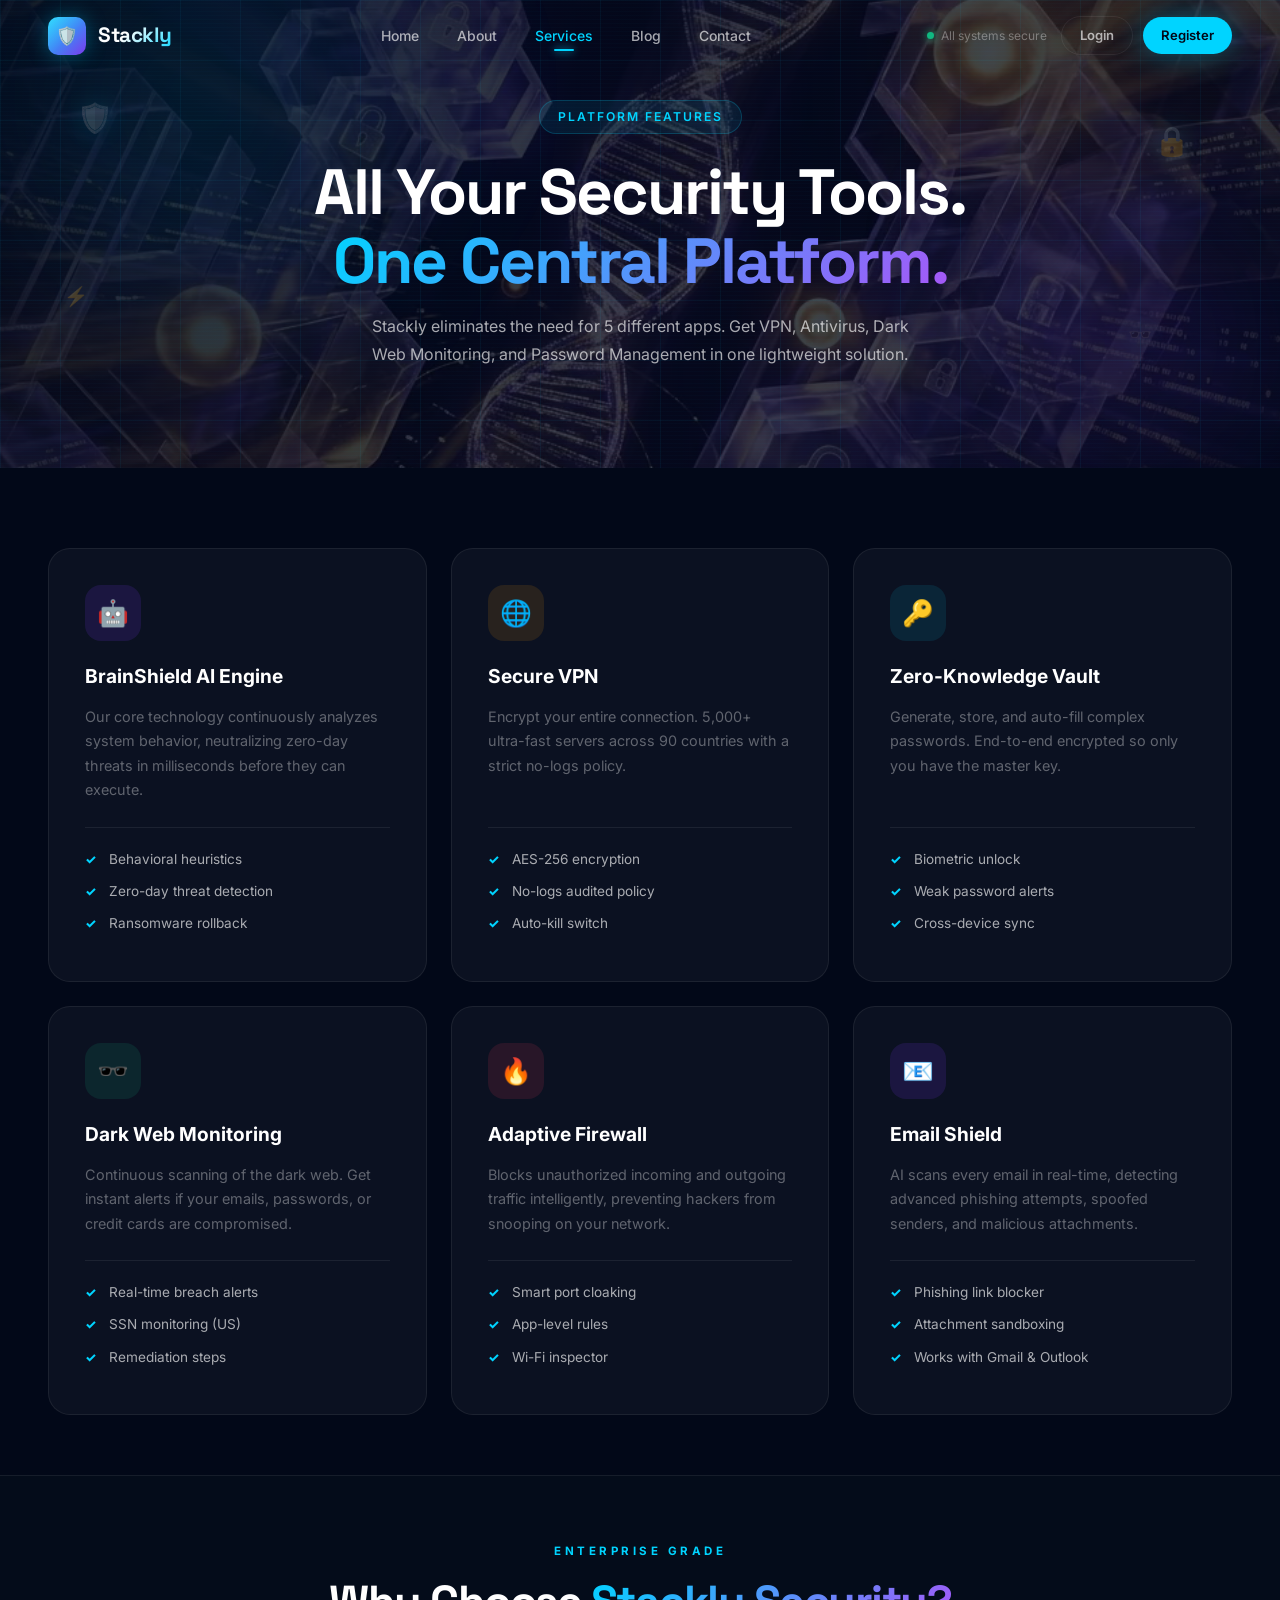
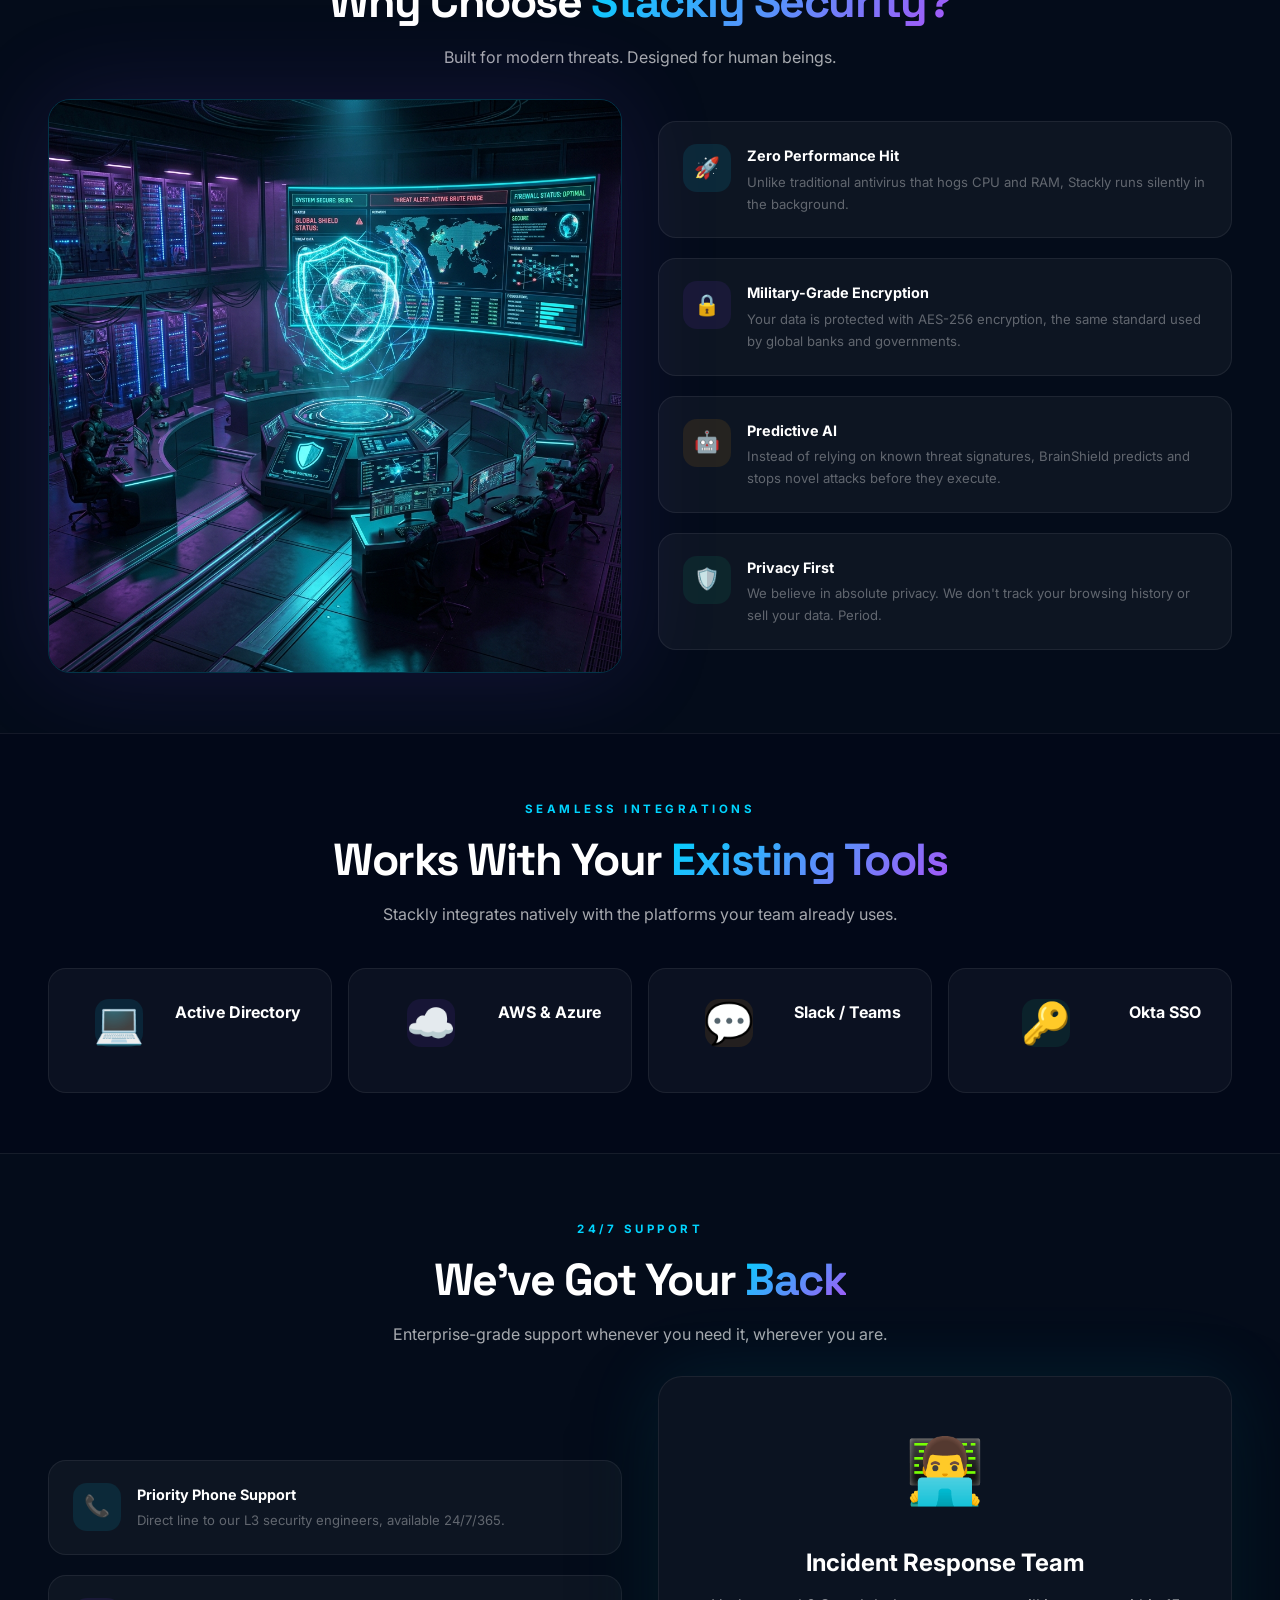
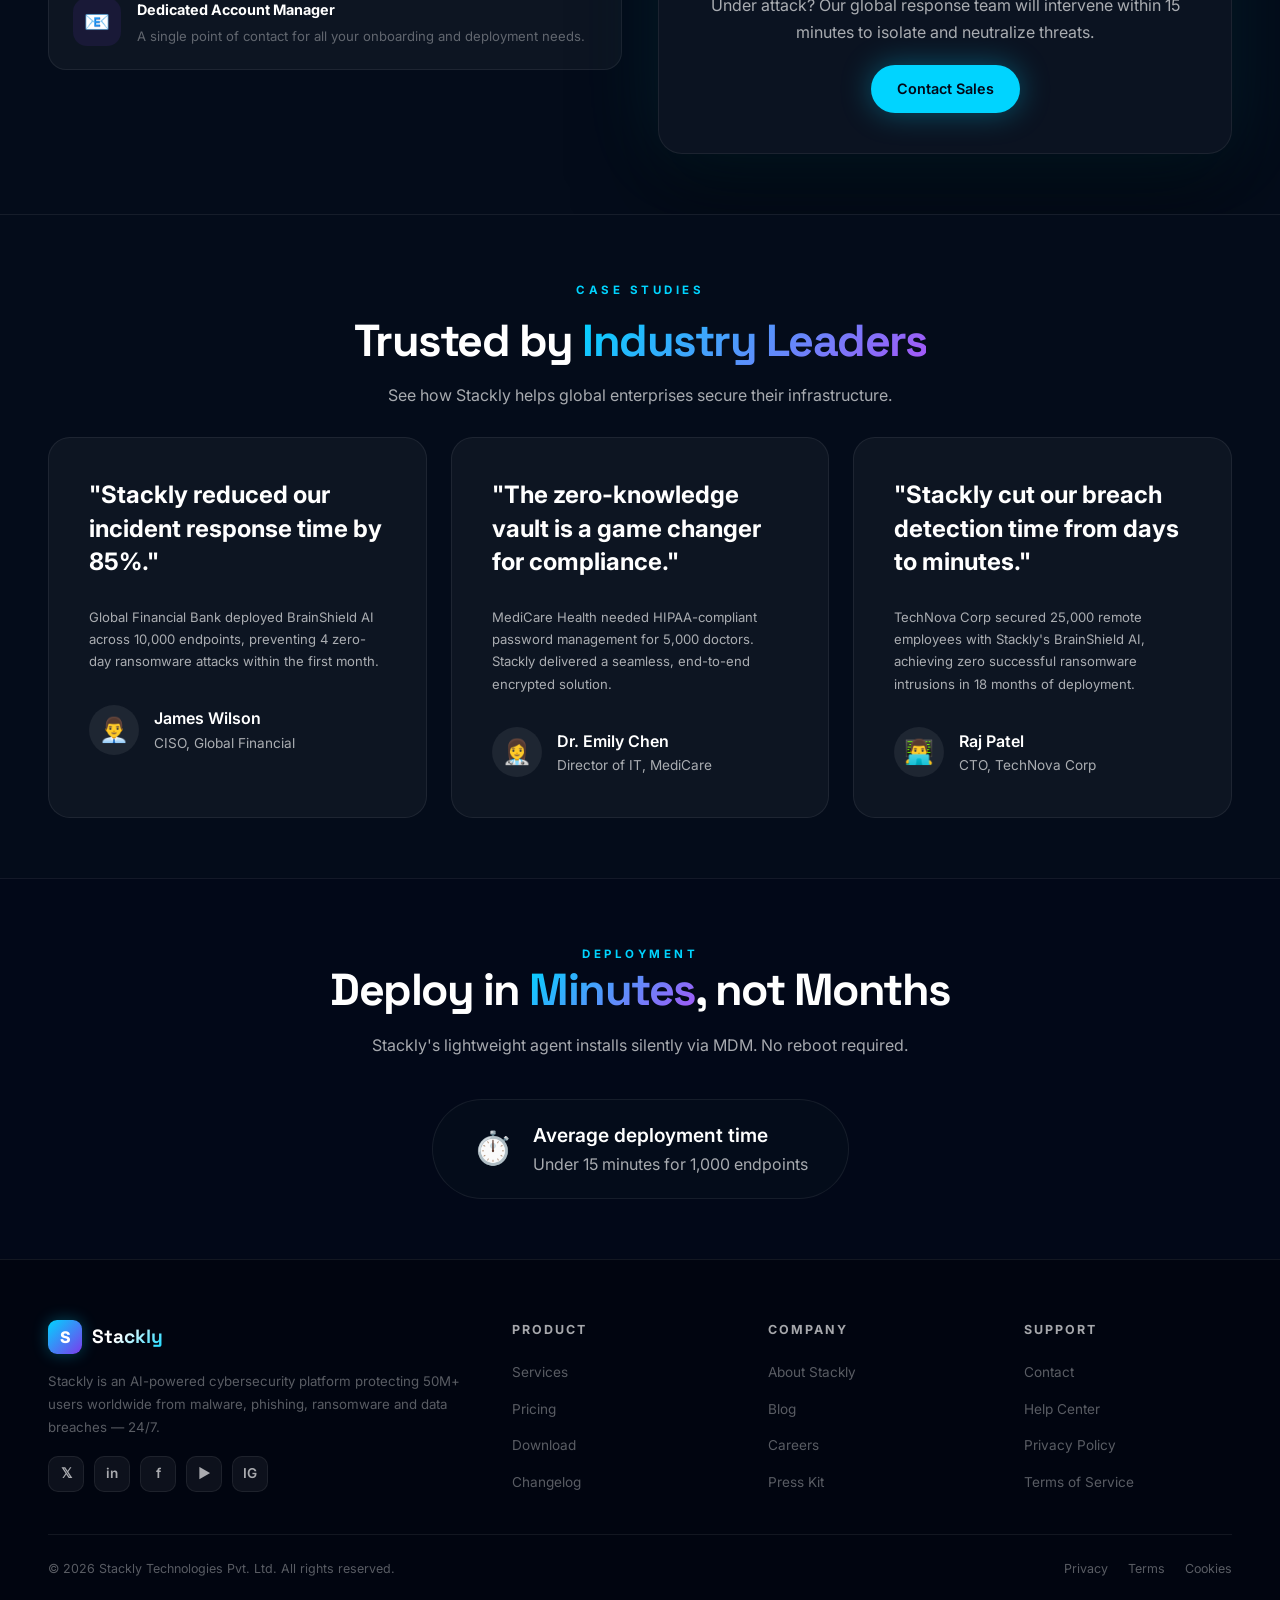
<file: services.html>
<!DOCTYPE html>
<html lang="en">
<head>
<meta charset="UTF-8"><meta name="viewport" content="width=device-width,initial-scale=1.0">
<title>Services - Stackly Security Platform</title>
<link rel="preconnect" href="https://fonts.googleapis.com">
<link href="https://fonts.googleapis.com/css2?family=Space+Grotesk:wght@300;400;500;600;700;800&family=Inter:wght@300;400;500;600;700&display=swap" rel="stylesheet">
<link rel="stylesheet" href="home.css">
<style>
.page-hero{position:relative;min-height:52vh;display:flex;align-items:center;justify-content:center;text-align:center;overflow:hidden;padding:calc(var(--nav-h)+40px) 24px 40px;}
.ph-bg{position:absolute;inset:0;background-size:cover;background-position:center;z-index:0;transform:scale(1.08);transition:transform 0.4s ease;}
.ph-overlay{position:absolute;inset:0;z-index:1;background:linear-gradient(135deg,rgba(2,8,24,0.92) 0%,rgba(2,8,24,0.75) 60%,rgba(2,8,24,0.88) 100%);}
.ph-grid{position:absolute;inset:0;z-index:2;background-image:linear-gradient(rgba(0,212,255,0.05) 1px,transparent 1px),linear-gradient(90deg,rgba(0,212,255,0.05) 1px,transparent 1px);background-size:60px 60px;animation:grid-breathe 5s ease-in-out infinite;}
.ph-scanlines{position:absolute;inset:0;z-index:2;background:repeating-linear-gradient(to bottom,transparent 0px,transparent 3px,rgba(0,212,255,0.015) 3px,rgba(0,212,255,0.015) 4px);pointer-events:none;}
.ph-blob{position:absolute;border-radius:50%;filter:blur(80px);pointer-events:none;z-index:2;}
.ph-blob-1{width:600px;height:600px;background:radial-gradient(circle,rgba(0,212,255,0.12) 0%,transparent 65%);top:-200px;left:-100px;animation:blob1 14s ease-in-out infinite alternate;}
.ph-blob-2{width:450px;height:450px;background:radial-gradient(circle,rgba(124,58,237,0.14) 0%,transparent 65%);bottom:-100px;right:-80px;animation:blob2 18s ease-in-out infinite alternate;}
.ph-content{position:relative;z-index:10;max-width:700px;}
.ph-float{position:absolute;font-size:1.8rem;opacity:0.2;z-index:3;filter:drop-shadow(0 0 12px rgba(0,212,255,0.7));animation:float-el var(--dur,6s) ease-in-out infinite;animation-delay:var(--delay,0s);}
.pf1{--dur:7s;--delay:0s;top:20%;left:6%;}
.pf2{--dur:9s;--delay:1.5s;top:60%;left:5%;font-size:1.2rem;}
.pf3{--dur:6s;--delay:3s;top:25%;right:7%;}
.pf4{--dur:8s;--delay:2s;bottom:25%;right:10%;font-size:1.2rem;}
.ph-tag{display:inline-flex;align-items:center;gap:8px;background:rgba(0,212,255,0.08);border:1px solid rgba(0,212,255,0.2);border-radius:100px;padding:6px 18px;font-size:0.76rem;font-weight:600;color:var(--cyan);letter-spacing:2px;text-transform:uppercase;margin-bottom:24px;}
.ph-h1{font-family:var(--font-display);font-size:clamp(2.4rem,5vw,4rem);font-weight:800;line-height:1.08;letter-spacing:-2px;color:#fff;margin-bottom:16px;}
.ph-h1 span{background:linear-gradient(135deg,var(--cyan),var(--violet-bright));-webkit-background-clip:text;-webkit-text-fill-color:transparent;background-clip:text;}
.ph-p{font-size:1rem;color:var(--mid);line-height:1.75;max-width:560px;margin:0 auto;}
/* Rest of the CSS styles */
.contact-wrap{max-width:1200px;margin:0 auto;display:grid;grid-template-columns:1fr 1.4fr;gap:56px;align-items:start;}
.contact-info{display:flex;flex-direction:column;gap:20px;}
.ci-card{background:var(--card-bg);border:1px solid var(--border);border-radius:18px;padding:22px 24px;display:flex;align-items:flex-start;gap:16px;transition:var(--ease);}
.ci-card:hover{border-color:rgba(0,212,255,0.25);transform:translateX(6px);}
.ci-ico{width:48px;height:48px;border-radius:14px;display:flex;align-items:center;justify-content:center;font-size:1.3rem;flex-shrink:0;}
.ci-ico.v{background:rgba(0,212,255,0.1);}.ci-ico.a{background:rgba(124,58,237,0.1);}.ci-ico.c{background:rgba(245,158,11,0.1);}.ci-ico.p{background:rgba(16,185,129,0.1);}
.ci-text h4{font-size:0.9rem;font-weight:700;margin-bottom:4px;}.ci-text p{font-size:0.82rem;color:var(--dim);line-height:1.65;}.ci-text a{color:var(--cyan);text-decoration:none;}.ci-text a:hover{text-decoration:underline;}
.contact-form-card{background:var(--card-bg);border:1px solid var(--border);border-radius:22px;padding:36px;position:sticky;top:calc(var(--nav-h)+20px);}
.contact-form-card h3{font-family:var(--font-display);font-size:1.4rem;font-weight:800;margin-bottom:24px;}
.form-row{display:grid;grid-template-columns:1fr 1fr;gap:16px;}
.form-g{display:flex;flex-direction:column;gap:6px;margin-bottom:16px;}
.form-g label{font-size:0.78rem;font-weight:600;color:var(--mid);letter-spacing:0.5px;}
.form-ctrl{background:rgba(255,255,255,0.04);border:1px solid var(--border);border-radius:10px;padding:12px 16px;color:#fff;font-family:var(--font-body);font-size:0.88rem;outline:none;width:100%;transition:var(--ease);}
.form-ctrl:focus{border-color:rgba(0,212,255,0.4);background:rgba(0,212,255,0.04);box-shadow:0 0 0 3px rgba(0,212,255,0.08);}
.form-ctrl::placeholder{color:var(--dim);}textarea.form-ctrl{resize:vertical;min-height:120px;}
select.form-ctrl{-webkit-appearance:none;appearance:none;cursor:pointer;}
.map-wrap{margin-top:36px;border-radius:20px;overflow:hidden;border:1px solid var(--border-glow);box-shadow:0 0 60px rgba(0,212,255,0.08);}
.map-wrap iframe{display:block;width:100%;height:380px;border:none;filter:invert(90%) hue-rotate(180deg) saturate(0.8);}
.map-caption{background:var(--card-bg);border-top:1px solid var(--border);padding:16px 24px;display:flex;align-items:center;gap:12px;font-size:0.82rem;color:var(--mid);}
.map-caption strong{color:#fff;}
.blog-filter{display:flex;gap:10px;flex-wrap:wrap;margin-bottom:48px;}
.filter-btn{padding:8px 20px;border-radius:100px;border:1px solid var(--border);background:transparent;color:var(--mid);font-size:0.82rem;font-weight:600;cursor:pointer;transition:var(--ease);}
.filter-btn.active,.filter-btn:hover{background:var(--cyan);color:#020818;border-color:var(--cyan);}
.blog-grid{display:grid;grid-template-columns:repeat(3,1fr);gap:24px;}
.blog-c{background:var(--card-bg);border:1px solid var(--border);border-radius:22px;overflow:hidden;transition:var(--ease);}
.blog-c:hover{border-color:rgba(0,212,255,0.22);transform:translateY(-6px);box-shadow:0 30px 80px rgba(0,0,0,0.4);}
.blog-img2{position:relative;overflow:hidden;aspect-ratio:16/9;}
.blog-img2 img{width:100%;height:100%;object-fit:cover;transition:transform 0.7s ease;}
.blog-c:hover .blog-img2 img{transform:scale(1.06);}
.blog-img2 .b-cat{position:absolute;top:14px;left:14px;background:rgba(0,212,255,0.14);color:var(--cyan);font-size:0.65rem;font-weight:700;letter-spacing:2px;text-transform:uppercase;padding:4px 10px;border-radius:6px;border:1px solid rgba(0,212,255,0.25);}
.blog-body2{padding:22px;display:flex;flex-direction:column;gap:10px;}
.blog-meta2{display:flex;gap:14px;font-size:0.72rem;color:var(--dim);}
.blog-body2 h3{font-size:1rem;font-weight:700;line-height:1.4;}
.blog-body2 p{font-size:0.81rem;color:var(--dim);line-height:1.7;}
.newsletter-strip{background:linear-gradient(135deg,rgba(0,212,255,0.06),rgba(124,58,237,0.08));border:1px solid var(--border);border-radius:22px;padding:40px 36px;display:flex;align-items:center;justify-content:space-between;gap:24px;flex-wrap:wrap;margin-top:40px;}
.nl-strip-form{display:flex;gap:10px;background:rgba(255,255,255,0.04);border:1px solid var(--border-glow);border-radius:100px;padding:6px 6px 6px 20px;min-width:340px;}
.nl-strip-input{flex:1;background:transparent;border:none;outline:none;color:#fff;font-size:0.88rem;}
.nl-strip-input::placeholder{color:var(--dim);}
.about-split{display:grid;grid-template-columns:1fr 1fr;gap:48px;align-items:center;}
.about-img-wrap{position:relative;border-radius:22px;overflow:hidden;border:1px solid var(--border-glow);box-shadow:0 0 80px rgba(0,212,255,0.1),0 40px 80px rgba(0,0,0,0.5);}
.about-img-wrap img{width:100%;display:block;transition:transform 0.7s ease;}
.about-img-wrap:hover img{transform:scale(1.04);}
.about-chip{position:absolute;background:rgba(2,8,24,0.9);backdrop-filter:blur(16px);border:1px solid var(--border-glow);border-radius:14px;padding:12px 16px;z-index:2;}
.about-chip.ac1{top:18px;left:-22px;}.about-chip.ac2{bottom:18px;right:-22px;}
.ac-num{font-family:var(--font-display);font-size:1.6rem;font-weight:700;color:var(--cyan);text-shadow:0 0 16px rgba(0,212,255,0.4);}
.ac-lbl{font-size:0.66rem;color:var(--dim);text-transform:uppercase;letter-spacing:1px;margin-top:2px;}
.values-grid{display:grid;grid-template-columns:1fr 1fr;gap:14px;margin-top:32px;}
.val-box{background:var(--card-bg);border:1px solid var(--border);border-radius:14px;padding:18px;transition:var(--ease);}
.val-box:hover{border-color:rgba(0,212,255,0.22);background:var(--card-hover);}
.val-box .vi{font-size:1.4rem;margin-bottom:8px;}.val-box h4{font-size:0.88rem;font-weight:700;margin-bottom:4px;}.val-box p{font-size:0.78rem;color:var(--dim);line-height:1.6;}
.team-grid{display:grid;grid-template-columns:repeat(4,1fr);gap:24px;margin-top:40px;}
.team-c{background:var(--card-bg);border:1px solid var(--border);border-radius:20px;overflow:hidden;transition:var(--ease);text-align:center;}
.team-c:hover{border-color:rgba(0,212,255,0.22);transform:translateY(-6px);}
.team-av{height:160px;display:flex;align-items:center;justify-content:center;font-size:4rem;}
.team-body{padding:16px;}.team-body h4{font-size:0.92rem;font-weight:700;margin-bottom:3px;}.team-body span{font-size:0.74rem;color:var(--cyan);}.team-body p{font-size:0.75rem;color:var(--dim);margin-top:8px;line-height:1.6;}
.stats-bento{display:grid;grid-template-columns:repeat(4,1fr);gap:24px;}
.sbi{background:var(--card-bg);border:1px solid var(--border);border-radius:20px;padding:30px 24px;text-align:center;transition:var(--ease);}
.sbi:hover{border-color:rgba(0,212,255,0.22);transform:translateY(-4px);}
.sbi-num{font-family:var(--font-display);font-size:2.4rem;font-weight:800;color:var(--cyan);text-shadow:0 0 20px rgba(0,212,255,0.4);}
.sbi-lbl{font-size:0.78rem;color:var(--dim);margin-top:4px;text-transform:uppercase;letter-spacing:1px;}
.faq-grid{display:grid;grid-template-columns:1fr 1fr;gap:16px;margin-top:28px;}
/* Services Specific */
.srv-grid{display:grid;grid-template-columns:repeat(3,1fr);gap:24px;margin-top:20px;}
.srv-card{background:var(--card-bg);border:1px solid var(--border);border-radius:22px;padding:36px;transition:var(--ease);display:flex;flex-direction:column;height:100%;}
.srv-card:hover{border-color:rgba(0,212,255,0.3);transform:translateY(-6px);box-shadow:0 30px 80px rgba(0,0,0,0.4);}
.srv-ico{width:56px;height:56px;border-radius:16px;display:flex;align-items:center;justify-content:center;font-size:1.6rem;margin-bottom:20px;}
.srv-card h3{font-size:1.2rem;font-weight:700;margin-bottom:12px;}
.srv-card p{font-size:0.9rem;color:var(--dim);line-height:1.7;margin-bottom:24px;flex-grow:1;}
.srv-feats{list-style:none;padding:0;margin:0;border-top:1px solid var(--border);padding-top:20px;}
.srv-feats li{position:relative;padding-left:24px;font-size:0.85rem;color:var(--mid);margin-bottom:10px;}
.srv-feats li::before{content:"\2713";position:absolute;left:0;top:1px;color:var(--cyan);font-weight:800;font-size:0.8rem;}

@media(max-width:1024px){.contact-wrap{grid-template-columns:1fr;}.about-split{grid-template-columns:1fr;gap:48px;}.team-grid{grid-template-columns:repeat(2,1fr);}.blog-grid{grid-template-columns:repeat(2,1fr);}.stats-bento{grid-template-columns:repeat(2,1fr);}.faq-grid{grid-template-columns:1fr;}.srv-grid{grid-template-columns:repeat(2,1fr);}}
@media(max-width:768px){.navbar{padding:0 20px;}.nav-links,.nav-status,.nav-right{display:none;}.hamburger{display:flex;}.page-hero{min-height:44vh;padding-top:calc(var(--nav-h)+40px);}.ph-h1{font-size:2rem;letter-spacing:-1px;}.form-row{grid-template-columns:1fr;}.contact-form-card{position:static;padding:24px;}.about-chip.ac1{left:8px;}.about-chip.ac2{right:8px;}.values-grid{grid-template-columns:1fr;}.team-grid{grid-template-columns:repeat(2,1fr);}.blog-grid{grid-template-columns:1fr;}.newsletter-strip{flex-direction:column;align-items:flex-start;}.nl-strip-form{min-width:100%;width:100%;}.map-wrap iframe{height:260px;}section{padding:64px 20px;}.srv-grid{grid-template-columns:1fr;}}
@media(max-width:480px){.ph-h1{font-size:1.7rem;}.team-grid{grid-template-columns:1fr;}.stats-bento{grid-template-columns:1fr 1fr;}section{padding:52px 16px;}.contact-form-card{padding:20px;}.about-chip.ac1,.about-chip.ac2{position:relative;left:auto;right:auto;top:auto;bottom:auto;margin-top:12px;}}
</style>
</head>
<body>
<nav class="navbar" id="navbar">
  <a href="index.html" class="nav-brand"><div class="brand-icon">&#x1F6E1;&#xFE0F;</div><span class="brand-name">Stackly</span></a>
  <ul class="nav-links"><li><a href="index.html">Home</a></li><li><a href="about.html">About</a></li><li><a href="services.html" class="active">Services</a></li><li><a href="blog.html">Blog</a></li><li><a href="contact.html">Contact</a></li></ul>
  <div class="nav-status"><div class="nav-dot"></div>All systems secure</div>
  <div class="nav-right">
    <a href="login.html" class="btn btn-ghost btn-sm">Login</a>
    <a href="register.html" class="btn btn-primary btn-sm">Register</a>
  </div>
  <div class="hamburger" id="hamburger"><span></span><span></span><span></span></div>
</nav>
<div class="mobile-menu" id="mobile-menu">
  <a href="index.html">&#x1F3E0; Home</a><a href="about.html">&#x1F3E2; About</a><a href="services.html" class="active">&#x1F6E1;&#xFE0F; Services</a><a href="blog.html">&#x1F4F0; Blog</a><a href="contact.html">&#x1F4EC; Contact</a>
  <div class="mobile-divider"></div>
  <a href="login.html" class="btn btn-ghost btn-full">Login</a>
  <a href="register.html" class="btn btn-primary btn-full" style="margin-top:8px;">Register Free</a>
</div>
<div class="page-hero">
  <div class="ph-bg" style="background-image:url('images/hero_new.webp');"></div>
  <div class="ph-overlay"></div><div class="ph-grid"></div><div class="ph-scanlines"></div>
  <div class="ph-blob ph-blob-1"></div><div class="ph-blob ph-blob-2"></div>
  <div class="ph-float pf1">&#x1F6E1;&#xFE0F;</div><div class="ph-float pf2">&#x26A1;</div>
  <div class="ph-float pf3">&#x1F512;</div><div class="ph-float pf4">&#x1F576;&#xFE0F;</div>
  <div class="ph-content reveal">
    <div class="ph-tag">Platform Features</div>
    <h1 class="ph-h1">All Your Security Tools.<br><span>One Central Platform.</span></h1>
    <p class="ph-p">Stackly eliminates the need for 5 different apps. Get VPN, Antivirus, Dark Web Monitoring, and Password Management in one lightweight solution.</p>
  </div>
</div>
<section style="background:var(--bg-0);">
  <div class="section-inner">
    <div class="srv-grid">
      <div class="srv-card reveal">
        <div class="srv-ico" style="background:rgba(124,58,237,0.15);color:var(--violet-bright);">&#x1F916;</div>
        <h3>BrainShield AI Engine</h3>
        <p>Our core technology continuously analyzes system behavior, neutralizing zero-day threats in milliseconds before they can execute.</p>
        <ul class="srv-feats">
          <li>Behavioral heuristics</li>
          <li>Zero-day threat detection</li>
          <li>Ransomware rollback</li>
        </ul>
      </div>
      <div class="srv-card reveal d1">
        <div class="srv-ico" style="background:rgba(245,158,11,0.12);color:var(--accent);">&#x1F310;</div>
        <h3>Secure VPN</h3>
        <p>Encrypt your entire connection. 5,000+ ultra-fast servers across 90 countries with a strict no-logs policy.</p>
        <ul class="srv-feats">
          <li>AES-256 encryption</li>
          <li>No-logs audited policy</li>
          <li>Auto-kill switch</li>
        </ul>
      </div>
      <div class="srv-card reveal d2">
        <div class="srv-ico" style="background:rgba(6,182,212,0.12);color:var(--cyan);">&#x1F511;</div>
        <h3>Zero-Knowledge Vault</h3>
        <p>Generate, store, and auto-fill complex passwords. End-to-end encrypted so only you have the master key.</p>
        <ul class="srv-feats">
          <li>Biometric unlock</li>
          <li>Weak password alerts</li>
          <li>Cross-device sync</li>
        </ul>
      </div>
      <div class="srv-card reveal">
        <div class="srv-ico" style="background:rgba(16,185,129,0.12);color:#10b981;">&#x1F576;&#xFE0F;</div>
        <h3>Dark Web Monitoring</h3>
        <p>Continuous scanning of the dark web. Get instant alerts if your emails, passwords, or credit cards are compromised.</p>
        <ul class="srv-feats">
          <li>Real-time breach alerts</li>
          <li>SSN monitoring (US)</li>
          <li>Remediation steps</li>
        </ul>
      </div>
      <div class="srv-card reveal d1">
        <div class="srv-ico" style="background:rgba(244,63,94,0.12);color:#f43f5e;">&#x1F525;</div>
        <h3>Adaptive Firewall</h3>
        <p>Blocks unauthorized incoming and outgoing traffic intelligently, preventing hackers from snooping on your network.</p>
        <ul class="srv-feats">
          <li>Smart port cloaking</li>
          <li>App-level rules</li>
          <li>Wi-Fi inspector</li>
        </ul>
      </div>
      <div class="srv-card reveal d2">
        <div class="srv-ico" style="background:rgba(124,58,237,0.15);color:var(--violet-bright);">&#x1F4E7;</div>
        <h3>Email Shield</h3>
        <p>AI scans every email in real-time, detecting advanced phishing attempts, spoofed senders, and malicious attachments.</p>
        <ul class="srv-feats">
          <li>Phishing link blocker</li>
          <li>Attachment sandboxing</li>
          <li>Works with Gmail &amp; Outlook</li>
        </ul>
      </div>
    </div>
  </div>
</section>

<section style="background:var(--bg-1);border-top:1px solid var(--border);">
  <div class="section-inner">
    <div class="text-center reveal">
      <div class="section-tag">Enterprise Grade</div>
      <h2 class="section-h2">Why Choose <span>Stackly Security?</span></h2>
      <p class="section-desc" style="margin:0 auto;">Built for modern threats. Designed for human beings.</p>
    </div>
    <div class="about-split" style="margin-top:28px; gap:36px; align-items:center;">
      <div class="about-img-wrap reveal" style="box-shadow: 0 0 100px rgba(124,58,237,0.15);">
        <img src="images/services_enterprise.png" alt="Stackly Command Center" style="width:100%; display:block;">
      </div>
      <div class="faq-grid reveal d1" style="margin-top:0; grid-template-columns: 1fr; gap:20px;">
        <div class="ci-card"><div class="ci-ico v">&#x1F680;</div><div class="ci-text"><h4>Zero Performance Hit</h4><p>Unlike traditional antivirus that hogs CPU and RAM, Stackly runs silently in the background.</p></div></div>
        <div class="ci-card"><div class="ci-ico a">&#x1F512;</div><div class="ci-text"><h4>Military-Grade Encryption</h4><p>Your data is protected with AES-256 encryption, the same standard used by global banks and governments.</p></div></div>
        <div class="ci-card"><div class="ci-ico c">&#x1F916;</div><div class="ci-text"><h4>Predictive AI</h4><p>Instead of relying on known threat signatures, BrainShield predicts and stops novel attacks before they execute.</p></div></div>
        <div class="ci-card"><div class="ci-ico p">&#x1F6E1;&#xFE0F;</div><div class="ci-text"><h4>Privacy First</h4><p>We believe in absolute privacy. We don't track your browsing history or sell your data. Period.</p></div></div>
      </div>
    </div>
  </div>
</section>

<section style="background:var(--bg-0);border-top:1px solid var(--border);">
  <div class="section-inner">
    <div class="text-center reveal">
      <div class="section-tag">Seamless Integrations</div>
      <h2 class="section-h2">Works With Your <span>Existing Tools</span></h2>
      <p class="section-desc" style="margin:0 auto;">Stackly integrates natively with the platforms your team already uses.</p>
    </div>
    <div class="faq-grid reveal" style="margin-top:40px; grid-template-columns: repeat(4, 1fr); text-align: center;">
      <div class="ci-card" style="padding:30px;"><div class="ci-ico v" style="font-size:2.5rem;margin:0 auto 15px;">&#x1F4BB;</div><h4>Active Directory</h4></div>
      <div class="ci-card" style="padding:30px;"><div class="ci-ico a" style="font-size:2.5rem;margin:0 auto 15px;">&#x2601;&#xFE0F;</div><h4>AWS & Azure</h4></div>
      <div class="ci-card" style="padding:30px;"><div class="ci-ico c" style="font-size:2.5rem;margin:0 auto 15px;">&#x1F4AC;</div><h4>Slack / Teams</h4></div>
      <div class="ci-card" style="padding:30px;"><div class="ci-ico p" style="font-size:2.5rem;margin:0 auto 15px;">&#x1F511;</div><h4>Okta SSO</h4></div>
    </div>
  </div>
</section>

<section style="background:var(--bg-1);border-top:1px solid var(--border);">
  <div class="section-inner">
    <div class="text-center reveal">
      <div class="section-tag">24/7 Support</div>
      <h2 class="section-h2">We've Got Your <span>Back</span></h2>
      <p class="section-desc" style="margin:0 auto;">Enterprise-grade support whenever you need it, wherever you are.</p>
    </div>
    <div class="about-split" style="margin-top:28px; gap:36px; align-items:center;">
      <div class="faq-grid reveal" style="margin-top:0; grid-template-columns: 1fr; gap:20px;">
        <div class="ci-card"><div class="ci-ico v">&#x1F4DE;</div><div class="ci-text"><h4>Priority Phone Support</h4><p>Direct line to our L3 security engineers, available 24/7/365.</p></div></div>
        <div class="ci-card"><div class="ci-ico a">&#x1F4E7;</div><div class="ci-text"><h4>Dedicated Account Manager</h4><p>A single point of contact for all your onboarding and deployment needs.</p></div></div>
      </div>
      <div class="about-img-wrap reveal d1" style="background:rgba(255,255,255,0.03); border:1px solid var(--border); border-radius:24px; padding:40px; text-align:center; display:flex; flex-direction:column; justify-content:center;">
        <div style="font-size:4rem; margin-bottom:20px;">&#x1F468;&#x200D;&#x1F4BB;</div>
        <h3 style="font-size:1.5rem; margin-bottom:10px;">Incident Response Team</h3>
        <p style="color:var(--mid); margin-bottom:20px;">Under attack? Our global response team will intervene within 15 minutes to isolate and neutralize threats.</p>
        <a href="contact.html" class="btn btn-primary" style="align-self:center;">Contact Sales</a>
      </div>
    </div>
  </div>
</section>

<section style="background:var(--bg-1);border-top:1px solid var(--border);">
  <div class="section-inner">
    <div class="text-center reveal">
      <div class="section-tag">Case Studies</div>
      <h2 class="section-h2">Trusted by <span>Industry Leaders</span></h2>
      <p class="section-desc" style="margin:0 auto;">See how Stackly helps global enterprises secure their infrastructure.</p>
    </div>
    <div class="blog-grid reveal" style="margin-top:28px;">
      <div class="blog-c">
        <div class="blog-body" style="padding:40px;">
          <h3 style="font-size:1.5rem; margin-bottom:15px;">"Stackly reduced our incident response time by 85%."</h3>
          <p style="color:var(--mid); margin-bottom:20px;">Global Financial Bank deployed BrainShield AI across 10,000 endpoints, preventing 4 zero-day ransomware attacks within the first month.</p>
          <div style="display:flex; align-items:center; gap:15px; margin-top:auto;">
            <div style="width:50px; height:50px; border-radius:50%; background:var(--border); display:flex; align-items:center; justify-content:center; font-size:1.5rem;">&#x1F468;&#x200D;&#x1F4BC;</div>
            <div>
              <div style="font-weight:600; color:#fff;">James Wilson</div>
              <div style="font-size:0.85rem; color:var(--mid);">CISO, Global Financial</div>
            </div>
          </div>
        </div>
      </div>
      <div class="blog-c">
        <div class="blog-body" style="padding:40px;">
          <h3 style="font-size:1.5rem; margin-bottom:15px;">"The zero-knowledge vault is a game changer for compliance."</h3>
          <p style="color:var(--mid); margin-bottom:20px;">MediCare Health needed HIPAA-compliant password management for 5,000 doctors. Stackly delivered a seamless, end-to-end encrypted solution.</p>
          <div style="display:flex; align-items:center; gap:15px; margin-top:auto;">
            <div style="width:50px; height:50px; border-radius:50%; background:var(--border); display:flex; align-items:center; justify-content:center; font-size:1.5rem;">&#x1F469;&#x200D;&#x2695;&#xFE0F;</div>
            <div>
              <div style="font-weight:600; color:#fff;">Dr. Emily Chen</div>
              <div style="font-size:0.85rem; color:var(--mid);">Director of IT, MediCare</div>
            </div>
          </div>
        </div>
      </div>
      <div class="blog-c">
        <div class="blog-body" style="padding:40px;">
          <h3 style="font-size:1.5rem; margin-bottom:15px;">"Stackly cut our breach detection time from days to minutes."</h3>
          <p style="color:var(--mid); margin-bottom:20px;">TechNova Corp secured 25,000 remote employees with Stackly's BrainShield AI, achieving zero successful ransomware intrusions in 18 months of deployment.</p>
          <div style="display:flex; align-items:center; gap:15px; margin-top:auto;">
            <div style="width:50px; height:50px; border-radius:50%; background:var(--border); display:flex; align-items:center; justify-content:center; font-size:1.5rem;">&#x1F468;&#x200D;&#x1F4BB;</div>
            <div>
              <div style="font-weight:600; color:#fff;">Raj Patel</div>
              <div style="font-size:0.85rem; color:var(--mid);">CTO, TechNova Corp</div>
            </div>
          </div>
        </div>
      </div>
    </div>


  </div>
</section>

<section style="background:var(--bg-0);border-top:1px solid var(--border);">
  <div class="section-inner text-center reveal">
    <div class="section-tag" style="margin:0 auto;">Deployment</div>
    <h2 class="section-h2">Deploy in <span>Minutes</span>, not Months</h2>
    <p class="section-desc" style="margin:0 auto 40px;">Stackly's lightweight agent installs silently via MDM. No reboot required.</p>
    <div style="display:inline-flex; align-items:center; gap:20px; background:var(--bg-1); padding:20px 40px; border-radius:100px; border:1px solid var(--border);">
      <div style="font-size:2rem; color:var(--cyan);">&#x23F1;&#xFE0F;</div>
      <div style="text-align:left;">
        <div style="font-size:1.2rem; font-weight:600; color:#fff;">Average deployment time</div>
        <div style="color:var(--mid);">Under 15 minutes for 1,000 endpoints</div>
      </div>
    </div>
  </div>
</section>

<footer>
  <div class="footer-g">
    <div class="footer-brand">
      <a href="index.html" class="footer-logo">
        <div class="footer-logo-ico">S</div>
        <span class="footer-logo-name">Stackly</span>
      </a>
      <p class="footer-desc">Stackly is an AI-powered cybersecurity platform protecting 50M+ users worldwide from malware, phishing, ransomware and data breaches &mdash; 24/7.</p>
      <div class="social-row">
        <a href="404.html" class="social-btn" title="X / Twitter">&#x1D54F;</a>
        <a href="404.html" class="social-btn" title="LinkedIn">in</a>
        <a href="404.html" class="social-btn" title="Facebook">f</a>
        <a href="404.html" class="social-btn" title="YouTube">&#x25B6;</a>
        <a href="404.html" class="social-btn" title="Instagram">IG</a>
      </div>
    </div>
    <div class="footer-col">
      <h4>Product</h4>
      <ul class="footer-nav">
        <li><a href="services.html">Services</a></li>
        <li><a href="index.html#pricing">Pricing</a></li>
        <li><a href="index.html#download">Download</a></li>
        <li><a href="#">Changelog</a></li>
      </ul>
    </div>
    <div class="footer-col">
      <h4>Company</h4>
      <ul class="footer-nav">
        <li><a href="about.html">About Stackly</a></li>
        <li><a href="blog.html">Blog</a></li>
        <li><a href="#">Careers</a></li>
        <li><a href="#">Press Kit</a></li>
      </ul>
    </div>
    <div class="footer-col">
      <h4>Support</h4>
      <ul class="footer-nav">
        <li><a href="contact.html">Contact</a></li>
        <li><a href="#">Help Center</a></li>
        <li><a href="#">Privacy Policy</a></li>
        <li><a href="#">Terms of Service</a></li>
      </ul>
    </div>
  </div>
  <div class="footer-bottom">
    <p>&copy; 2026 Stackly Technologies Pvt. Ltd. All rights reserved.</p>
    <div class="footer-links">
      <a href="#">Privacy</a>
      <a href="#">Terms</a>
      <a href="#">Cookies</a>
    </div>
  </div>
</footer>
<div class="toast-wrap" id="toast-wrap"></div>
<script>
const nb=document.getElementById('navbar');
window.addEventListener('scroll',()=>nb.classList.toggle('frosted',window.scrollY>60),{passive:true});
const hb=document.getElementById('hamburger'),mm=document.getElementById('mobile-menu');
if(hb)hb.addEventListener('click',()=>{hb.classList.toggle('open');mm.classList.toggle('open');});
const ro=new IntersectionObserver(e=>e.forEach(x=>{if(x.isIntersecting){x.target.classList.add('visible');ro.unobserve(x.target);}}),{threshold:0.1});
document.querySelectorAll('.reveal').forEach(el=>ro.observe(el));
function animCount(el){if(el._done)return;el._done=true;const t=parseFloat(el.dataset.count),sf=el.dataset.suffix||'',dur=2000,s=performance.now();(function tick(n){const p=Math.min((n-s)/dur,1),v=1-Math.pow(1-p,3);el.textContent=Math.floor(v*t)+sf;if(p<1)requestAnimationFrame(tick);})(performance.now());}
const co=new IntersectionObserver(e=>e.forEach(x=>{if(x.isIntersecting){x.target.querySelectorAll('[data-count]').forEach(animCount);if(x.target.dataset&&x.target.dataset.count)animCount(x.target);co.unobserve(x.target);}}),{threshold:0.4});
document.querySelectorAll('.sbi,.ac-num,[data-count]').forEach(el=>co.observe(el));
const cf=document.getElementById('contact-form');
if(cf)cf.addEventListener('submit',e=>{e.preventDefault();const w=document.getElementById('toast-wrap');if(w){const t=document.createElement('div');t.className='toast';t.textContent='Message sent! We will reply within 24 hours.';w.appendChild(t);setTimeout(()=>t.remove(),4500);}cf.reset();});
document.querySelectorAll('.filter-btn').forEach(b=>{b.addEventListener('click',()=>{document.querySelectorAll('.filter-btn').forEach(x=>x.classList.remove('active'));b.classList.add('active');const cat=b.dataset.cat;document.querySelectorAll('.blog-c').forEach(c=>{c.style.display=(cat==='all'||c.dataset.cat===cat)?'':'none';});});});
document.querySelectorAll('.nl-strip-form').forEach(f=>{f.addEventListener('submit',e=>{e.preventDefault();const w=document.getElementById('toast-wrap');if(w){const t=document.createElement('div');t.className='toast';t.textContent='Subscribed! Check your inbox.';w.appendChild(t);setTimeout(()=>t.remove(),4000);}f.reset();});});
window.addEventListener('scroll',()=>{const pb=document.querySelector('.ph-bg');if(!pb)return;pb.style.transform='translateY('+(window.scrollY*0.35)+'px) scale(1.08)';},{passive:true});
</script>
</body></html>
</file>
<file: home.css>
/* ============================================================
   STACKLY HOME — FMCG-Style Design Applied to Cybersecurity
   Patterns: Scroll Parallax · Glassmorphic Switcher · Orbit
             Floating Elements · Marquee · Frosted Navbar
   ============================================================ */

@import url('https://fonts.googleapis.com/css2?family=Space+Grotesk:wght@300;400;500;600;700;800&family=Inter:wght@300;400;500;600;700&display=swap');

/* ── DESIGN TOKENS ── */
:root {
  --cyan:        #00d4ff;
  --cyan-dim:    rgba(0,212,255,0.12);
  --cyan-glow:   rgba(0,212,255,0.3);
  --violet:      #7c3aed;
  --violet-dim:  rgba(124,58,237,0.15);
  --violet-bright: #a855f7;
  --amber:       #f59e0b;
  --emerald:     #10b981;
  --rose:        #f43f5e;

  --bg-0:   #020818;
  --bg-1:   #040c1a;
  --bg-2:   #060f22;
  --bg-3:   rgba(0,212,255,0.04);

  --card-bg:     rgba(255,255,255,0.04);
  --card-hover:  rgba(0,212,255,0.07);
  --border:      rgba(255,255,255,0.07);
  --border-glow: rgba(0,212,255,0.2);

  --white:  #ffffff;
  --mid:    rgba(255,255,255,0.65);
  --dim:    rgba(255,255,255,0.35);

  --font-display: 'Space Grotesk', sans-serif;
  --font-body:    'Inter', sans-serif;
  --nav-h: 72px;

  --ease: 0.4s cubic-bezier(0.16,1,0.3,1);
  --ease-fast: 0.25s ease;
}

/* ── RESET ── */
*, *::before, *::after { box-sizing: border-box; margin: 0; padding: 0; }
html { scroll-behavior: smooth; overflow-x: hidden; max-width: 100%; }
body {
  font-family: var(--font-body);
  background: var(--bg-0);
  color: var(--white);
  overflow-x: hidden;
  max-width: 100%;
  line-height: 1.65;
}
::-webkit-scrollbar { width: 4px; }
::-webkit-scrollbar-track { background: var(--bg-0); }
::-webkit-scrollbar-thumb { background: var(--cyan); border-radius: 4px; }
::selection { background: rgba(0,212,255,0.2); }

/* ── SPLASH ── */
#splash-screen {
  position: fixed; inset: 0;
  background: var(--bg-0);
  display: flex; flex-direction: column; align-items: center; justify-content: center;
  z-index: 9999;
  transition: opacity 0.7s ease, transform 0.7s ease;
}
#splash-screen.hidden { opacity: 0; pointer-events: none; transform: scale(1.03); }
.splash-logo-wrap { display: flex; flex-direction: column; align-items: center; gap: 16px; position: relative; }
.splash-rings { position: absolute; width: 160px; height: 160px; top: 50%; left: 50%; transform: translate(-50%, -50%); }
.splash-ring { position: absolute; border-radius: 50%; border: 1px solid transparent; top: 50%; left: 50%; transform: translate(-50%,-50%); animation: ring-pulse 2s linear infinite; }
.splash-ring:nth-child(1) { width: 70px; height: 70px; border-color: rgba(0,212,255,0.7); }
.splash-ring:nth-child(2) { width: 110px; height: 110px; border-color: rgba(0,212,255,0.4); animation-delay: 0.4s; }
.splash-ring:nth-child(3) { width: 150px; height: 150px; border-color: rgba(0,212,255,0.15); animation-delay: 0.8s; }
@keyframes ring-pulse { 0%{transform:translate(-50%,-50%) scale(0.8);opacity:1} 100%{transform:translate(-50%,-50%) scale(1.5);opacity:0} }
.splash-icon { font-size: 2.5rem; filter: drop-shadow(0 0 20px rgba(0,212,255,0.8)); animation: float-y 3s ease-in-out infinite; }
.splash-brand { font-family: var(--font-display); font-size: 2rem; font-weight: 800; letter-spacing: -1px; background: linear-gradient(135deg,#fff 40%,var(--cyan)); -webkit-background-clip: text; -webkit-text-fill-color: transparent; background-clip: text; }
.splash-sub { font-size: 0.78rem; color: var(--dim); letter-spacing: 4px; text-transform: uppercase; }
.splash-bar { width: 200px; height: 2px; background: rgba(255,255,255,0.07); border-radius: 2px; margin-top: 40px; overflow: hidden; }
.splash-bar-fill { height: 100%; background: linear-gradient(90deg,var(--cyan),var(--violet-bright)); border-radius: 2px; animation: fill-bar 1.5s ease-out forwards; }
@keyframes fill-bar { from{width:0} to{width:100%} }
.splash-status { font-size: 0.72rem; color: var(--dim); margin-top: 12px; letter-spacing: 1px; }

/* ── THREAT TICKER (top bar) ── */
.threat-ticker {
  position: relative; z-index: 100;
  background: rgba(0,212,255,0.04);
  border-bottom: 1px solid rgba(0,212,255,0.1);
  padding: 8px 0; display: flex; align-items: center; gap: 12px; overflow: hidden;
}
.ticker-label {
  flex-shrink: 0; margin-left: 20px;
  background: rgba(255,50,50,0.12); color: #ff4455;
  font-size: 0.68rem; font-weight: 700; letter-spacing: 2px;
  padding: 3px 10px; border-radius: 4px; border: 1px solid rgba(255,50,50,0.25);
  animation: blink-label 2s infinite;
}
@keyframes blink-label { 0%,100%{opacity:1} 50%{opacity:0.55} }
.ticker-track { display: flex; align-items: center; gap: 48px; white-space: nowrap; animation: ticker-roll 45s linear infinite; }
.ticker-item { font-size: 0.78rem; color: var(--mid); }
.ticker-item span { color: var(--cyan); font-weight: 600; }
@keyframes ticker-roll { 0%{transform:translateX(100vw)} 100%{transform:translateX(-100%)} }

/* ── NAVBAR — starts transparent, frosts on scroll ── */
.navbar {
  position: fixed; top: 0; left: 0; right: 0;
  height: var(--nav-h);
  z-index: 1000;
  display: flex; align-items: center;
  padding: 0 48px;
  background: transparent;
  border-bottom: 1px solid transparent;
  transition: background 0.5s ease, border-color 0.5s ease, box-shadow 0.5s ease, padding 0.4s ease;
}
.navbar.scrolled, .navbar.frosted {
  background: rgba(2,8,24,0.88);
  backdrop-filter: blur(28px) saturate(160%);
  border-bottom-color: rgba(0,212,255,0.12);
  box-shadow: 0 4px 40px rgba(0,0,0,0.5);
}

.nav-brand { display: flex; align-items: center; gap: 12px; text-decoration: none; flex-shrink: 0; margin-right: 48px; }
.brand-icon {
  width: 38px; height: 38px; border-radius: 10px;
  background: linear-gradient(135deg, var(--cyan), var(--violet));
  display: flex; align-items: center; justify-content: center;
  font-size: 1.1rem;
  box-shadow: 0 0 20px rgba(0,212,255,0.35);
  position: relative; overflow: hidden;
}
.brand-icon::after { content: ''; position: absolute; inset: 0; background: linear-gradient(135deg, rgba(255,255,255,0.2) 0%, transparent 55%); }
.brand-name { font-family: var(--font-display); font-size: 1.3rem; font-weight: 800; letter-spacing: -0.5px; background: linear-gradient(135deg,#fff 40%,var(--cyan)); -webkit-background-clip: text; -webkit-text-fill-color: transparent; background-clip: text; }

.nav-links { display: flex; align-items: center; gap: 2px; list-style: none; margin: 0 auto; }
.nav-links a { display: flex; align-items: center; gap: 6px; padding: 8px 18px; color: var(--mid); text-decoration: none; font-size: 0.875rem; font-weight: 500; border-radius: 8px; transition: var(--ease); position: relative; }
.nav-links a:hover { color: var(--white); background: rgba(255,255,255,0.05); }
.nav-links a.active { color: var(--cyan); }
.nav-links a.active::after { content: ''; position: absolute; bottom: 4px; left: 50%; transform: translateX(-50%); width: 20px; height: 2px; background: var(--cyan); border-radius: 2px; box-shadow: 0 0 8px var(--cyan); }

.nav-right { display: flex; align-items: center; gap: 10px; flex-shrink: 0; }
.nav-status { display: flex; align-items: center; gap: 7px; font-size: 0.75rem; color: var(--dim); padding: 0 14px; }
.nav-dot { width: 7px; height: 7px; border-radius: 50%; background: var(--emerald); box-shadow: 0 0 8px var(--emerald); animation: pulse-dot 2s infinite; }
@keyframes pulse-dot { 0%,100%{box-shadow:0 0 4px var(--emerald)} 50%{box-shadow:0 0 16px var(--emerald)} }

.hamburger { display: none; flex-direction: column; gap: 5px; cursor: pointer; padding: 8px; border-radius: 8px; margin-left: auto; transition: var(--ease); }
.hamburger span { display: block; width: 22px; height: 2px; background: var(--mid); border-radius: 2px; transition: var(--ease); }
.hamburger.open span:nth-child(1) { transform: translateY(7px) rotate(45deg); }
.hamburger.open span:nth-child(2) { opacity: 0; transform: scaleX(0); }
.hamburger.open span:nth-child(3) { transform: translateY(-7px) rotate(-45deg); }

.mobile-menu { display: none; flex-direction: column; position: fixed; top: var(--nav-h); left: 0; right: 0; background: rgba(2,8,24,0.97); backdrop-filter: blur(30px); border-bottom: 1px solid var(--border-glow); padding: 20px; z-index: 999; gap: 6px; }
.mobile-menu.open { display: flex; }
.mobile-menu a { padding: 12px 16px; color: var(--mid); text-decoration: none; border-radius: 10px; font-size: 0.95rem; font-weight: 500; transition: var(--ease); }
.mobile-menu a:hover { color: var(--cyan); background: var(--cyan-dim); }
.mobile-divider { height: 1px; background: var(--border); margin: 8px 0; }

/* ── BUTTONS ── */
.btn { display: inline-flex; align-items: center; gap: 8px; padding: 12px 26px; border-radius: 100px; font-family: var(--font-body); font-size: 0.9rem; font-weight: 600; text-decoration: none; cursor: pointer; border: none; transition: var(--ease); white-space: nowrap; position: relative; overflow: hidden; }
.btn-primary { background: var(--cyan); color: #020818; box-shadow: 0 0 30px rgba(0,212,255,0.35); }
.btn-primary:hover { transform: translateY(-2px); box-shadow: 0 0 50px rgba(0,212,255,0.55); }
.btn-outline { background: transparent; color: var(--white); border: 1.5px solid rgba(255,255,255,0.2); }
.btn-outline:hover { background: rgba(255,255,255,0.06); border-color: rgba(255,255,255,0.4); transform: translateY(-2px); }
.btn-ghost { background: transparent; color: var(--mid); border: 1px solid var(--border); border-radius: 100px; }
.btn-ghost:hover { color: var(--white); border-color: rgba(255,255,255,0.25); background: rgba(255,255,255,0.04); }
.btn-violet { background: linear-gradient(135deg,var(--violet),var(--violet-bright)); color: #fff; box-shadow: 0 0 30px rgba(124,58,237,0.4); }
.btn-violet:hover { transform: translateY(-2px); box-shadow: 0 0 50px rgba(124,58,237,0.6); }
.btn-white { background: #fff; color: var(--bg-0); font-weight: 700; }
.btn-white:hover { transform: translateY(-2px); box-shadow: 0 10px 40px rgba(255,255,255,0.3); }
.btn-sm { padding: 8px 18px; font-size: 0.82rem; }
.btn-lg { padding: 16px 38px; font-size: 1rem; }
.btn-full { width: 100%; justify-content: center; }

/* ════════════════════════════════
   HERO SECTION — FMCG Parallax Style
   ════════════════════════════════ */
#hero {
  position: relative;
  min-height: 100vh;
  display: flex; flex-direction: column; justify-content: center;
  padding: calc(var(--nav-h) + 80px) 48px 160px;
  overflow: hidden;
  isolation: isolate;
}

/* Background image layers — JS controls .active class for crossfade */
.hero-slide {
  position: absolute; inset: 0;
  background-size: cover; background-position: center;
  opacity: 0;
  transition: opacity 1.2s ease;
  z-index: 0;
  will-change: transform, opacity;
}
.hero-slide.active { opacity: 1; }
.hero-slide-0 { background-image: url('images/hero_new.webp'); }
.hero-slide-1 { background-image: url('images/features.webp'); }
.hero-slide-2 { background-image: url('images/about_new.webp'); }

/* Gradient overlay — left side darker for text */
.hero-overlay {
  position: absolute; inset: 0; z-index: 1;
  background:
    linear-gradient(to right, rgba(2,8,24,0.97) 0%, rgba(2,8,24,0.82) 45%, rgba(2,8,24,0.35) 100%),
    linear-gradient(to bottom, rgba(2,8,24,0.4) 0%, transparent 30%, transparent 60%, rgba(2,8,24,0.8) 100%);
}

/* Scanlines */
.hero-scanlines {
  position: absolute; inset: 0; z-index: 2; pointer-events: none;
  background: repeating-linear-gradient(to bottom, transparent 0px, transparent 3px, rgba(0,212,255,0.012) 3px, rgba(0,212,255,0.012) 4px);
  animation: scanlines 10s linear infinite;
}
@keyframes scanlines { 0%{background-position:0 0} 100%{background-position:0 80px} }

/* Animated glowing orb blobs */
.hero-blob { position: absolute; border-radius: 50%; filter: blur(90px); pointer-events: none; z-index: 2; }
.hero-blob-1 { width: 700px; height: 700px; background: radial-gradient(circle, rgba(0,212,255,0.14) 0%, transparent 65%); top: -200px; left: -150px; animation: blob1 14s ease-in-out infinite alternate; }
.hero-blob-2 { width: 500px; height: 500px; background: radial-gradient(circle, rgba(124,58,237,0.18) 0%, transparent 65%); top: 20%; right: -100px; animation: blob2 18s ease-in-out infinite alternate; }
.hero-blob-3 { width: 350px; height: 350px; background: radial-gradient(circle, rgba(245,158,11,0.08) 0%, transparent 65%); bottom: 0; left: 38%; animation: blob3 12s ease-in-out infinite alternate; }
@keyframes blob1 { 0%{transform:translate(0,0) scale(1)} 100%{transform:translate(80px,60px) scale(1.15)} }
@keyframes blob2 { 0%{transform:translate(0,0) scale(1)} 100%{transform:translate(-70px,80px) scale(1.1)} }
@keyframes blob3 { 0%{transform:translate(0,0) scale(1)} 100%{transform:translate(60px,-50px) scale(1.2)} }

/* Particle canvas */
#hero-canvas { position: absolute; inset: 0; width: 100%; height: 100%; pointer-events: none; z-index: 3; }

/* Cyber grid overlay */
.hero-grid {
  position: absolute; inset: 0; z-index: 3; pointer-events: none;
  background-image: linear-gradient(rgba(0,212,255,0.045) 1px, transparent 1px), linear-gradient(90deg, rgba(0,212,255,0.045) 1px, transparent 1px);
  background-size: 64px 64px;
  mask-image: radial-gradient(ellipse 85% 85% at 50% 50%, black 0%, transparent 70%);
  -webkit-mask-image: radial-gradient(ellipse 85% 85% at 50% 50%, black 0%, transparent 70%);
  animation: grid-breathe 5s ease-in-out infinite;
}
@keyframes grid-breathe { 0%,100%{opacity:0.5} 50%{opacity:1} }

/* Bottom vignette */
.hero-vignette { position: absolute; inset: 0; z-index: 3; pointer-events: none; background: radial-gradient(ellipse 100% 60% at 50% 100%, rgba(2,8,24,0.95) 0%, transparent 60%); }

/* Floating security icons */
.hero-float-el {
  position: absolute; z-index: 4; pointer-events: none;
  font-size: 1.6rem;
  animation: float-el var(--dur, 6s) ease-in-out infinite;
  animation-delay: var(--delay, 0s);
  opacity: 0.25;
  filter: drop-shadow(0 0 12px rgba(0,212,255,0.6));
}
.fe-1  { --dur:7s;  --delay:0s;   top:18%; left:5%; }
.fe-2  { --dur:9s;  --delay:1.5s; top:65%; left:8%; }
.fe-3  { --dur:6s;  --delay:3s;   top:25%; right:8%; }
.fe-4  { --dur:8s;  --delay:2s;   bottom:30%; right:12%; }
.fe-5  { --dur:7s;  --delay:4s;   top:50%; left:3%; font-size:1rem; }
.fe-6  { --dur:10s; --delay:0.5s; bottom:20%; left:20%; font-size:1rem; }
@keyframes float-el { 0%,100%{transform:translateY(0) rotate(0deg)} 33%{transform:translateY(-18px) rotate(5deg)} 66%{transform:translateY(-8px) rotate(-4deg)} }

/* HERO CONTENT */
.hero-content {
  position: relative; z-index: 10;
  max-width: 700px;
  animation: content-rise 1.2s cubic-bezier(0.16,1,0.3,1) both;
  animation-delay: 0.2s;
}
@keyframes content-rise { from{opacity:0;transform:translateY(40px)} to{opacity:1;transform:translateY(0)} }

.hero-label {
  display: inline-flex; align-items: center; gap: 8px;
  background: rgba(0,212,255,0.08); border: 1px solid rgba(0,212,255,0.18);
  border-radius: 100px; padding: 6px 16px 6px 8px;
  font-size: 0.78rem; font-weight: 500; color: var(--cyan);
  margin-bottom: 28px; width: fit-content;
  animation: badge-pulse 3s ease-in-out infinite;
}
@keyframes badge-pulse { 0%,100%{box-shadow:0 0 0 rgba(0,212,255,0)} 50%{box-shadow:0 0 20px rgba(0,212,255,0.2)} }
.hero-label-dot { width: 8px; height: 8px; border-radius: 50%; background: var(--cyan); box-shadow: 0 0 10px var(--cyan); animation: pulse-dot 2s infinite; }

.hero-headline {
  font-family: var(--font-display);
  font-size: clamp(3rem, 6vw, 5.5rem);
  font-weight: 800; line-height: 1.06; letter-spacing: -2.5px;
  color: var(--white); margin-bottom: 24px;
}
.hero-headline .hl-main { display: block; }
.hero-headline .hl-gradient { background: linear-gradient(135deg, var(--cyan) 0%, var(--violet-bright) 100%); -webkit-background-clip: text; -webkit-text-fill-color: transparent; background-clip: text; }
.hero-headline .hl-typewriter { display: inline-block; position: relative; min-width: 280px; }
.hero-headline .hl-typewriter::after { content: '|'; color: var(--cyan); animation: cursor-blink 1s step-end infinite; margin-left: 2px; }
@keyframes cursor-blink { 0%,100%{opacity:1} 50%{opacity:0} }

.hero-desc { font-size: 1.1rem; color: var(--mid); line-height: 1.75; max-width: 520px; margin-bottom: 36px; }

.hero-actions { display: flex; align-items: center; gap: 16px; flex-wrap: wrap; margin-bottom: 48px; }

.hero-trust { display: flex; align-items: center; gap: 14px; padding: 14px 20px; background: rgba(255,255,255,0.04); border: 1px solid var(--border); border-radius: 14px; width: fit-content; }
.trust-avs { display: flex; }
.trust-av { width: 32px; height: 32px; border-radius: 50%; border: 2px solid var(--bg-0); display: flex; align-items: center; justify-content: center; font-size: 0.68rem; font-weight: 700; margin-left: -9px; }
.trust-av:first-child { margin-left: 0; }
.ta1{background:linear-gradient(135deg,var(--cyan),var(--violet))}
.ta2{background:linear-gradient(135deg,var(--amber),#f43f5e)}
.ta3{background:linear-gradient(135deg,var(--emerald),var(--cyan))}
.ta4{background:linear-gradient(135deg,var(--violet-bright),var(--amber))}
.trust-info strong { display: block; font-size: 0.85rem; font-weight: 600; }
.trust-info span { font-size: 0.75rem; color: var(--dim); }

/* HERO GLASSMORPHIC PILL SWITCHER — like FMCG's category switcher */
.hero-switcher {
  position: absolute; bottom: 40px; left: 48px;
  display: flex; align-items: center; gap: 4px;
  background: rgba(2,8,24,0.55);
  backdrop-filter: blur(24px) saturate(180%);
  border: 1px solid rgba(0,212,255,0.18);
  border-radius: 100px; padding: 6px;
  box-shadow: 0 8px 40px rgba(0,0,0,0.4), 0 0 30px rgba(0,212,255,0.08);
  z-index: 10;
  animation: content-rise 1.2s cubic-bezier(0.16,1,0.3,1) both;
  animation-delay: 0.5s;
}
.switcher-btn {
  display: flex; align-items: center; gap: 8px;
  padding: 10px 22px; border-radius: 100px;
  font-size: 0.82rem; font-weight: 600;
  color: var(--mid); cursor: pointer;
  border: none; background: transparent;
  transition: var(--ease); white-space: nowrap;
}
.switcher-btn span.sw-icon { font-size: 1rem; }
.switcher-btn:hover { color: var(--white); background: rgba(255,255,255,0.06); }
.switcher-btn.active { background: var(--cyan); color: #020818; box-shadow: 0 0 20px rgba(0,212,255,0.3); }

/* Scroll-down cue */
.hero-scroll-cue {
  position: absolute; bottom: 42px; right: 48px;
  display: flex; flex-direction: column; align-items: center; gap: 8px;
  z-index: 10; opacity: 0.45;
  animation: content-rise 1.2s ease both 0.8s;
}
.scroll-cue-line { width: 1px; height: 56px; background: linear-gradient(to bottom, var(--cyan), transparent); animation: scroll-line 2s ease-in-out infinite; }
@keyframes scroll-line { 0%{transform:scaleY(0);transform-origin:top} 50%{transform:scaleY(1);transform-origin:top} 51%{transform:scaleY(1);transform-origin:bottom} 100%{transform:scaleY(0);transform-origin:bottom} }
.scroll-cue-text { font-size: 0.65rem; letter-spacing: 3px; text-transform: uppercase; color: var(--dim); writing-mode: vertical-lr; }

/* HERO STATS ROW */
.hero-stats {
  position: relative; z-index: 10;
  max-width: 1200px; margin: 0 auto; width: 100%;
  display: grid; grid-template-columns: repeat(4,1fr);
  gap: 1px; background: rgba(0,212,255,0.1);
  border: 1px solid rgba(0,212,255,0.14);
  border-radius: 18px; overflow: hidden;
  backdrop-filter: blur(20px);
  box-shadow: 0 0 40px rgba(0,212,255,0.06);
  animation: content-rise 1.2s ease both 0.6s;
  /* position below hero section - injected via JS */
}
.hs { background: rgba(2,8,24,0.7); padding: 26px 20px; display: flex; flex-direction: column; align-items: center; gap: 6px; transition: var(--ease); text-align: center; }
.hs:hover { background: rgba(0,212,255,0.08); }
.hs-num { font-family: var(--font-display); font-size: 2rem; font-weight: 700; color: var(--cyan); text-shadow: 0 0 20px rgba(0,212,255,0.4); }
.hs-lbl { font-size: 0.75rem; color: var(--dim); letter-spacing: 0.5px; }

/* ════════════════════════════════
   MARQUEE SEPARATOR
   ════════════════════════════════ */
.marquee-strip {
  padding: 18px 0; overflow: hidden;
  background: rgba(0,212,255,0.04);
  border-top: 1px solid rgba(0,212,255,0.08);
  border-bottom: 1px solid rgba(0,212,255,0.08);
}
.marquee-track { display: flex; align-items: center; gap: 0; width: max-content; animation: marquee-scroll 35s linear infinite; }
.marquee-track:hover { animation-play-state: paused; }
.marquee-item { display: flex; align-items: center; gap: 16px; padding: 0 32px; white-space: nowrap; font-family: var(--font-display); font-size: 0.9rem; font-weight: 600; color: var(--mid); letter-spacing: 0.5px; }
.marquee-item .mi-sep { color: var(--cyan); font-size: 1.1rem; }
.marquee-item strong { color: var(--cyan); }
@keyframes marquee-scroll { 0%{transform:translateX(0)} 100%{transform:translateX(-50%)} }

/* ════════════════════════════════
   COMMON SECTION STYLES
   ════════════════════════════════ */
section { padding: 60px 48px; position: relative; }
.section-inner { max-width: 1200px; margin: 0 auto; }
.section-tag {
  display: inline-flex; align-items: center; gap: 10px;
  font-size: 0.72rem; font-weight: 700; color: var(--cyan);
  letter-spacing: 3.5px; text-transform: uppercase; margin-bottom: 16px;
}
.section-tag::before { content: ''; width: 20px; height: 1px; background: var(--cyan); }
.section-h2 {
  font-family: var(--font-display);
  font-size: clamp(2rem, 3.5vw, 3.2rem);
  font-weight: 800; line-height: 1.1; letter-spacing: -1.5px;
  color: var(--white); margin-bottom: 16px;
}
.section-h2 span { background: linear-gradient(135deg,var(--cyan),var(--violet-bright)); -webkit-background-clip: text; -webkit-text-fill-color: transparent; background-clip: text; }
.section-desc { font-size: 1rem; color: var(--mid); line-height: 1.75; max-width: 540px; }
.text-center { text-align: center; }
.text-center .section-tag { margin: 0 auto 16px; }
.text-center .section-tag::before { display: none; }
.text-center .section-desc { margin: 0 auto; }

/* ════════════════════════════════
   FEATURES — 2-col image+list
   ════════════════════════════════ */
#features { background: var(--bg-0); }
.feat-grid { display: grid; grid-template-columns: 1fr 1fr; gap: 56px; align-items: stretch; }
.feat-visual { position: relative; padding-left: 28px; display: flex; flex-direction: column; }
.feat-img-wrap { border-radius: 22px; overflow: hidden; border: 1px solid var(--border-glow); box-shadow: 0 0 60px rgba(0,212,255,0.1), 0 40px 80px rgba(0,0,0,0.5); position: relative; flex: 1; min-height: 300px; }
.feat-img-wrap img { width: 100%; height: 100%; object-fit: cover; display: block; transition: transform 0.8s ease; }
.feat-img-wrap:hover img { transform: scale(1.04); }
.feat-img-wrap::after { content: ''; position: absolute; inset: 0; background: linear-gradient(to top, rgba(2,8,24,0.5), transparent 60%); }
.feat-badge { position: absolute; background: rgba(2,8,24,0.9); backdrop-filter: blur(20px); border: 1px solid var(--border-glow); border-radius: 14px; padding: 14px 18px; z-index: 2; }
.feat-badge.fb1 { top: 20px; left: 0px; }
.feat-badge.fb2 { bottom: 20px; right: -28px; }
.fb-num { font-family: var(--font-display); font-size: 1.6rem; font-weight: 700; color: var(--cyan); text-shadow: 0 0 16px rgba(0,212,255,0.4); }
.fb-lbl { font-size: 0.68rem; color: var(--dim); margin-top: 2px; text-transform: uppercase; letter-spacing: 1px; }

.feat-list { display: flex; flex-direction: column; gap: 14px; margin-top: 24px; }
.feat-item { display: flex; align-items: flex-start; gap: 16px; padding: 20px; background: var(--card-bg); border: 1px solid var(--border); border-radius: 14px; transition: var(--ease); cursor: default; }
.feat-item:hover { border-color: rgba(0,212,255,0.22); background: var(--card-hover); transform: translateX(6px); }
.fi-ico { width: 44px; height: 44px; border-radius: 12px; display: flex; align-items: center; justify-content: center; font-size: 1.2rem; flex-shrink: 0; }
.ic-cyan { background: rgba(0,212,255,0.1); }
.ic-violet { background: rgba(124,58,237,0.1); }
.ic-green { background: rgba(16,185,129,0.1); }
.ic-amber { background: rgba(245,158,11,0.1); }
.ic-rose { background: rgba(244,63,94,0.1); }
.fi-body h4 { font-size: 0.95rem; font-weight: 600; margin-bottom: 4px; }
.fi-body p { font-size: 0.82rem; color: var(--dim); line-height: 1.6; }

/* ════════════════════════════════
   ORBIT SECTION — Like FMCG Product Orbit
   ════════════════════════════════ */
#orbit-section { background: var(--bg-1); border-top: 1px solid var(--border); border-bottom: 1px solid var(--border); overflow: hidden; }
.orbit-wrap { display: flex; flex-direction: column; align-items: center; gap: 60px; }
.orbit-stage { position: relative; width: 520px; height: 520px; flex-shrink: 0; }

/* Outer dashed orbit rings */
.orbit-ring {
  position: absolute; border-radius: 50%;
  border: 1px dashed rgba(0,212,255,0.18);
  top: 50%; left: 50%; transform: translate(-50%,-50%);
}
.or-1 { width: 420px; height: 420px; animation: ring-spin 40s linear infinite; }
.or-2 { width: 300px; height: 300px; border-color: rgba(124,58,237,0.12); animation: ring-spin 30s linear infinite reverse; }
@keyframes ring-spin { from{transform:translate(-50%,-50%) rotate(0deg)} to{transform:translate(-50%,-50%) rotate(360deg)} }

/* Center AI shield core */
.orbit-core {
  position: absolute; top: 50%; left: 50%; transform: translate(-50%,-50%);
  width: 130px; height: 130px; border-radius: 50%;
  background: radial-gradient(circle, rgba(0,212,255,0.25) 0%, rgba(0,212,255,0.05) 60%, transparent 100%);
  display: flex; flex-direction: column; align-items: center; justify-content: center; gap: 4px;
  border: 1px solid rgba(0,212,255,0.35);
  box-shadow: 0 0 60px rgba(0,212,255,0.25), 0 0 100px rgba(0,212,255,0.1), inset 0 0 40px rgba(0,212,255,0.08);
  animation: core-pulse 3s ease-in-out infinite;
  z-index: 5;
}
@keyframes core-pulse { 0%,100%{box-shadow:0 0 40px rgba(0,212,255,0.2),0 0 80px rgba(0,212,255,0.08)} 50%{box-shadow:0 0 80px rgba(0,212,255,0.4),0 0 120px rgba(0,212,255,0.15)} }
.orbit-core-icon { font-size: 2.5rem; filter: drop-shadow(0 0 12px rgba(0,212,255,0.9)); }
.orbit-core-lbl { font-size: 0.65rem; color: var(--cyan); font-weight: 700; letter-spacing: 2px; text-transform: uppercase; }

/* Orbit nodes — positioned via JS or CSS custom props */
.orbit-node {
  position: absolute; top: 50%; left: 50%;
  width: 90px; height: 90px; margin: -45px 0 0 -45px;
  border-radius: 50%;
  background: rgba(2,8,24,0.9); backdrop-filter: blur(16px);
  border: 1px solid var(--border-glow);
  display: flex; flex-direction: column; align-items: center; justify-content: center; gap: 4px;
  cursor: pointer; transition: var(--ease);
  z-index: 4;
  box-shadow: 0 4px 20px rgba(0,0,0,0.4);
}
.orbit-node:hover { border-color: var(--cyan); background: rgba(0,212,255,0.1); transform: scale(1.15); box-shadow: 0 0 30px rgba(0,212,255,0.3); }
.orbit-node-icon { font-size: 1.4rem; }
.orbit-node-lbl { font-size: 0.58rem; color: var(--mid); font-weight: 600; text-align: center; letter-spacing: 0.5px; }

/* Info card that appears near orbit nodes on hover */
.orbit-card {
  display: none;
  position: absolute; z-index: 20;
  background: rgba(2,8,24,0.95); backdrop-filter: blur(24px);
  border: 1px solid var(--border-glow); border-radius: 16px;
  padding: 18px 20px; min-width: 200px;
  box-shadow: 0 16px 60px rgba(0,0,0,0.5), 0 0 20px rgba(0,212,255,0.1);
}
.orbit-node:hover .orbit-card { display: block; bottom: 110%; left: 50%; transform: translateX(-50%); }
.orbit-card h4 { font-size: 0.9rem; font-weight: 700; color: var(--cyan); margin-bottom: 6px; }
.orbit-card p { font-size: 0.78rem; color: var(--mid); line-height: 1.6; }
.orbit-card .oc-badge { display: inline-block; margin-top: 10px; font-size: 0.65rem; font-weight: 700; padding: 3px 10px; border-radius: 100px; background: rgba(0,212,255,0.12); color: var(--cyan); border: 1px solid rgba(0,212,255,0.2); text-transform: uppercase; letter-spacing: 1px; }

/* ════════════════════════════════
   STATS
   ════════════════════════════════ */
#stats { padding: 50px 48px; background: linear-gradient(135deg, rgba(0,212,255,0.04), rgba(124,58,237,0.06)); border-top: 1px solid var(--border); }
.stats-g { max-width: 1200px; margin: 0 auto; display: grid; grid-template-columns: repeat(4,1fr); gap: 24px; }
.stat-c { padding: 36px 28px; background: var(--card-bg); border: 1px solid var(--border); border-radius: 22px; display: flex; flex-direction: column; align-items: center; gap: 12px; text-align: center; transition: var(--ease); position: relative; overflow: hidden; }
.stat-c::before { content: ''; position: absolute; top: 0; left: 0; right: 0; height: 2px; background: linear-gradient(90deg,transparent,var(--cyan),transparent); opacity: 0; transition: var(--ease); }
.stat-c:hover::before { opacity: 1; }
.stat-c:hover { border-color: rgba(0,212,255,0.2); transform: translateY(-5px); box-shadow: 0 24px 60px rgba(0,0,0,0.3); }
.stat-ico { width: 56px; height: 56px; border-radius: 16px; background: rgba(0,212,255,0.08); display: flex; align-items: center; justify-content: center; font-size: 1.5rem; }
.stat-num { font-family: var(--font-display); font-size: 2.5rem; font-weight: 800; color: var(--cyan); text-shadow: 0 0 20px rgba(0,212,255,0.4); }
.stat-lbl { font-size: 0.8rem; color: var(--dim); }

/* ════════════════════════════════
   DASHBOARD SHOWCASE
   ════════════════════════════════ */
#dashboard-showcase { background: var(--bg-2); border-top: 1px solid var(--border); border-bottom: 1px solid var(--border); }
.showcase-wrap { display: flex; flex-direction: column; align-items: center; gap: 60px; }
.showcase-mockup { width: 100%; background: rgba(255,255,255,0.03); border: 1px solid var(--border-glow); border-radius: 24px; overflow: hidden; box-shadow: 0 0 100px rgba(0,212,255,0.1), 0 60px 120px rgba(0,0,0,0.5); }
.mock-bar { display: flex; align-items: center; gap: 8px; padding: 14px 20px; background: rgba(0,212,255,0.04); border-bottom: 1px solid var(--border-glow); }
.mock-dot { width: 10px; height: 10px; border-radius: 50%; }
.md-r{background:#ff5f57} .md-y{background:#ffbd2e} .md-g{background:#28c840}
.mock-url { flex: 1; text-align: center; font-size: 0.78rem; color: var(--dim); }
.mock-body { padding: 24px; display: grid; grid-template-columns: repeat(4,1fr); gap: 16px; }
.mock-stat { background: var(--card-bg); border: 1px solid var(--border); border-radius: 14px; padding: 20px; display: flex; flex-direction: column; gap: 8px; transition: var(--ease); }
.mock-stat:hover { border-color: rgba(0,212,255,0.25); background: rgba(0,212,255,0.06); }
.ms-ico { font-size: 1.4rem; }
.ms-num { font-family: var(--font-display); font-size: 1.6rem; font-weight: 700; }
.ms-lbl { font-size: 0.7rem; color: var(--dim); text-transform: uppercase; letter-spacing: 1px; }
.ms-trend { font-size: 0.7rem; font-weight: 600; }
.trend-up { color: var(--emerald); }
.trend-warn { color: var(--amber); }
.mock-chart { grid-column: 1/3; background: var(--card-bg); border: 1px solid var(--border); border-radius: 14px; padding: 20px; }
.mc-title { font-size: 0.8rem; font-weight: 600; color: var(--mid); margin-bottom: 16px; }
.mc-bars { display: flex; align-items: flex-end; gap: 8px; height: 80px; }
.mc-bar { flex: 1; border-radius: 4px 4px 0 0; background: linear-gradient(to top, var(--cyan), rgba(0,212,255,0.25)); transition: var(--ease); min-height: 8px; }
.mc-bar:hover { background: linear-gradient(to top, var(--cyan), var(--violet-bright)); }
.mc-bar.v { background: linear-gradient(to top, var(--violet-bright), rgba(168,85,247,0.25)); }
.mock-threats { grid-column: 3/5; background: var(--card-bg); border: 1px solid var(--border); border-radius: 14px; padding: 20px; }
.mt-title { font-size: 0.8rem; font-weight: 600; color: var(--mid); margin-bottom: 16px; }
.mt-row { display: flex; align-items: center; justify-content: space-between; padding: 10px 0; border-bottom: 1px solid var(--border); font-size: 0.78rem; }
.mt-row:last-child { border-bottom: none; }
.mt-name { color: var(--mid); }
.mt-count { color: var(--cyan); font-weight: 600; }
.mt-badge { padding: 2px 8px; border-radius: 4px; font-size: 0.62rem; font-weight: 700; text-transform: uppercase; letter-spacing: 1px; }
.tb-hi { background: rgba(244,63,94,0.12); color: #f43f5e; }
.tb-md { background: rgba(245,158,11,0.12); color: var(--amber); }
.tb-lo { background: rgba(0,212,255,0.12); color: var(--cyan); }

/* ════════════════════════════════
   FEATURE CARDS GRID
   ════════════════════════════════ */
#fcard-grid { background: var(--bg-0); border-top: 1px solid var(--border); }
.fcard-g { display: grid; grid-template-columns: repeat(4,1fr); gap: 20px; margin-top: 40px; }
.fcard { background: var(--card-bg); border: 1px solid var(--border); border-radius: 18px; padding: 28px 24px; display: flex; flex-direction: column; gap: 12px; transition: var(--ease); cursor: default; }
.fcard:hover { border-color: rgba(0,212,255,0.25); background: var(--card-hover); transform: translateY(-5px); box-shadow: 0 24px 60px rgba(0,0,0,0.3), 0 0 30px rgba(0,212,255,0.08); }
.fcard-ico { width: 52px; height: 52px; border-radius: 14px; display: flex; align-items: center; justify-content: center; font-size: 1.4rem; }
.fcard h3 { font-size: 0.95rem; font-weight: 700; }
.fcard p { font-size: 0.8rem; color: var(--dim); line-height: 1.65; }

/* ════════════════════════════════
   HOW IT WORKS
   ════════════════════════════════ */
#hiw { background: var(--bg-1); border-top: 1px solid var(--border); }
.hiw-g { display: grid; grid-template-columns: repeat(3,1fr); gap: 32px; margin-top: 40px; position: relative; }

.hiw-c { display: flex; flex-direction: column; gap: 16px; padding: 36px 28px; background: var(--card-bg); border: 1px solid var(--border); border-radius: 20px; transition: var(--ease); }
.hiw-c:hover { border-color: rgba(0,212,255,0.22); transform: translateY(-5px); }
.hiw-num { width: 54px; height: 54px; border-radius: 50%; background: rgba(0,212,255,0.08); border: 2px solid rgba(0,212,255,0.25); display: flex; align-items: center; justify-content: center; font-family: var(--font-display); font-size: 1.2rem; font-weight: 700; color: var(--cyan); position: relative; z-index: 1; }
.hiw-c h3 { font-size: 1.1rem; font-weight: 700; }
.hiw-c p { font-size: 0.85rem; color: var(--dim); line-height: 1.7; }

/* ════════════════════════════════
   PRICING
   ════════════════════════════════ */
#pricing { background: var(--bg-0); border-top: 1px solid var(--border); }
.pricing-g { display: grid; grid-template-columns: repeat(3,1fr); gap: 24px; margin-top: 40px; }
.pc { background: var(--card-bg); border: 1px solid var(--border); border-radius: 24px; padding: 36px; display: flex; flex-direction: column; gap: 24px; transition: var(--ease); position: relative; overflow: hidden; }
.pc:hover { border-color: rgba(0,212,255,0.2); transform: translateY(-6px); box-shadow: 0 30px 80px rgba(0,0,0,0.4); }
.pc .btn { margin-top: auto; }
.pc.featured { background: rgba(0,212,255,0.05); border-color: rgba(0,212,255,0.3); box-shadow: 0 0 60px rgba(0,212,255,0.08); }
.pc.featured::before { content: ''; position: absolute; top: 0; left: 0; right: 0; height: 2px; background: linear-gradient(90deg,transparent,var(--cyan),transparent); }
.pc-badge { position: absolute; top: 20px; right: 20px; background: linear-gradient(135deg,var(--cyan),var(--violet-bright)); color: #020818; font-size: 0.65rem; font-weight: 700; padding: 4px 12px; border-radius: 100px; letter-spacing: 1px; }
.pc-icon { font-size: 2.4rem; }
.pc-name { font-family: var(--font-display); font-size: 1.3rem; font-weight: 700; }
.pc-desc { font-size: 0.85rem; color: var(--dim); }
.pc-price { display: flex; align-items: baseline; gap: 4px; }
.pc-price sup { font-size: 1.2rem; font-weight: 700; color: var(--mid); }
.pc-amt { font-family: var(--font-display); font-size: 3.5rem; font-weight: 800; }
.pc-period { font-size: 0.85rem; color: var(--dim); }
.featured .pc-amt { background: linear-gradient(135deg,var(--cyan),var(--violet-bright)); -webkit-background-clip: text; -webkit-text-fill-color: transparent; background-clip: text; }
.pc-feats { display: flex; flex-direction: column; gap: 12px; }
.pc-feat { display: flex; align-items: center; gap: 10px; font-size: 0.85rem; color: var(--mid); }
.pc-check { width: 18px; height: 18px; border-radius: 50%; display: flex; align-items: center; justify-content: center; font-size: 0.6rem; flex-shrink: 0; }
.ch-yes { background: rgba(16,185,129,0.12); color: var(--emerald); }
.ch-no  { background: rgba(255,255,255,0.04); color: var(--dim); }

/* ════════════════════════════════
   TESTIMONIALS
   ════════════════════════════════ */
#testi { background: var(--bg-2); border-top: 1px solid var(--border); overflow: hidden; }
.testi-scroll { overflow: hidden; margin-top: 40px; }
.testi-track { display: flex; gap: 24px; width: max-content; animation: testi-scroll 50s linear infinite; }
.testi-track:hover { animation-play-state: paused; }
@keyframes testi-scroll { 0%{transform:translateX(0)} 100%{transform:translateX(-50%)} }
.testi-c { min-width: 360px; max-width: 360px; background: var(--card-bg); border: 1px solid var(--border); border-radius: 22px; padding: 28px; display: flex; flex-direction: column; gap: 16px; transition: var(--ease); }
.testi-c:hover { border-color: rgba(0,212,255,0.22); background: var(--card-hover); }
.testi-stars { color: var(--amber); letter-spacing: 2px; font-size: 1rem; }
.testi-txt { font-size: 0.88rem; color: var(--mid); line-height: 1.75; font-style: italic; }
.testi-author { display: flex; align-items: center; gap: 12px; }
.t-av { width: 44px; height: 44px; border-radius: 50%; display: flex; align-items: center; justify-content: center; font-size: 0.78rem; font-weight: 700; flex-shrink: 0; }
.t-name { font-size: 0.88rem; font-weight: 600; }
.t-role { font-size: 0.74rem; color: var(--dim); }

/* ════════════════════════════════
   BLOG
   ════════════════════════════════ */
#blog { background: var(--bg-0); border-top: 1px solid var(--border); }
.blog-g { display: grid; grid-template-columns: repeat(3,1fr); gap: 24px; margin-top: 40px; }
.blog-c { background: var(--card-bg); border: 1px solid var(--border); border-radius: 22px; overflow: hidden; transition: var(--ease); }
.blog-c:hover { border-color: rgba(0,212,255,0.22); transform: translateY(-6px); box-shadow: 0 30px 80px rgba(0,0,0,0.4); }
.blog-img { position: relative; overflow: hidden; aspect-ratio: 16/9; }
.blog-img img { width: 100%; height: 100%; object-fit: cover; transition: transform 0.7s ease; }
.blog-c:hover .blog-img img { transform: scale(1.06); }
.blog-cat { position: absolute; top: 14px; left: 14px; background: rgba(0,212,255,0.14); color: var(--cyan); font-size: 0.66rem; font-weight: 700; letter-spacing: 2px; text-transform: uppercase; padding: 4px 10px; border-radius: 6px; border: 1px solid rgba(0,212,255,0.25); }
.blog-body { padding: 24px; display: flex; flex-direction: column; gap: 12px; }
.blog-meta { display: flex; gap: 16px; font-size: 0.74rem; color: var(--dim); }
.blog-body h3 { font-size: 1rem; font-weight: 700; line-height: 1.4; }
.blog-body p { font-size: 0.82rem; color: var(--dim); line-height: 1.7; }

/* ════════════════════════════════
   CTA SECTION — Full-bleed brand background (like FMCG)
   ════════════════════════════════ */
#cta-section {
  position: relative; padding: 120px 48px; text-align: center; overflow: hidden;
  background: linear-gradient(135deg, #0d1f3c 0%, #07122b 40%, #0e0820 100%);
}
#cta-section::before {
  content: ''; position: absolute; inset: 0;
  background: radial-gradient(ellipse 80% 60% at 50% 50%, rgba(0,212,255,0.12) 0%, transparent 65%);
}
#cta-section::after {
  content: ''; position: absolute; inset: 0;
  background: radial-gradient(ellipse 50% 40% at 80% 80%, rgba(124,58,237,0.15) 0%, transparent 60%);
}
.cta-grid-overlay {
  position: absolute; inset: 0; pointer-events: none;
  background-image: linear-gradient(rgba(0,212,255,0.04) 1px, transparent 1px), linear-gradient(90deg,rgba(0,212,255,0.04) 1px, transparent 1px);
  background-size: 60px 60px;
}
.cta-inner { position: relative; z-index: 2; max-width: 700px; margin: 0 auto; }
.cta-inner h2 { font-family: var(--font-display); font-size: clamp(2.4rem,5vw,4rem); font-weight: 800; line-height: 1.1; letter-spacing: -2px; margin-bottom: 20px; }
.cta-inner h2 span { background: linear-gradient(135deg,var(--cyan),var(--violet-bright)); -webkit-background-clip: text; -webkit-text-fill-color: transparent; background-clip: text; }
.cta-inner p { font-size: 1.05rem; color: var(--mid); line-height: 1.75; margin-bottom: 40px; }
.cta-actions { display: flex; align-items: center; justify-content: center; gap: 16px; flex-wrap: wrap; }
.cta-trust { margin-top: 32px; font-size: 0.8rem; color: var(--dim); }
.cta-trust span { color: var(--emerald); }

/* ════════════════════════════════
   DOWNLOAD
   ════════════════════════════════ */
#download { background: var(--bg-1); border-top: 1px solid var(--border); text-align: center; }
.dl-row { display: flex; justify-content: center; gap: 16px; flex-wrap: wrap; margin-top: 48px; }
.dl-badge { display: flex; align-items: center; gap: 14px; background: var(--card-bg); border: 1px solid var(--border); border-radius: 14px; padding: 14px 22px; text-decoration: none; color: var(--white); transition: var(--ease); min-width: 180px; }
.dl-badge:hover { border-color: rgba(0,212,255,0.3); background: var(--card-hover); transform: translateY(-3px); }
.dl-ico { font-size: 1rem; font-weight: 700; color: var(--cyan); min-width: 36px; text-align: center; }
.dl-lbl { font-size: 0.68rem; color: var(--dim); }
.dl-name { font-size: 1rem; font-weight: 700; }

/* ════════════════════════════════
   PARTNERS TICKER
   ════════════════════════════════ */
#partners { padding: 50px 48px; border-top: 1px solid var(--border); border-bottom: 1px solid var(--border); }
.partners-lbl { text-align: center; font-size: 0.75rem; color: var(--dim); text-transform: uppercase; letter-spacing: 3px; margin-bottom: 32px; }
.partners-scroll { overflow: hidden; position: relative; }
.partners-scroll::before, .partners-scroll::after { content: ''; position: absolute; top: 0; bottom: 0; width: 120px; z-index: 2; }
.partners-scroll::before { left: 0; background: linear-gradient(to right, var(--bg-0), transparent); }
.partners-scroll::after { right: 0; background: linear-gradient(to left, var(--bg-0), transparent); }
.partners-track { display: flex; align-items: center; gap: 48px; width: max-content; animation: marquee-scroll 28s linear infinite; }
.partner-item { display: flex; align-items: center; gap: 10px; font-size: 0.9rem; font-weight: 600; color: var(--dim); white-space: nowrap; transition: var(--ease); }
.partner-item:hover { color: var(--white); }

/* ════════════════════════════════
   NEWSLETTER
   ════════════════════════════════ */
#newsletter { padding: 100px 48px; text-align: center; background: var(--bg-2); border-top: 1px solid var(--border); }
.nl-wrap { max-width: 560px; margin: 0 auto; display: flex; flex-direction: column; align-items: center; gap: 24px; }
.nl-form { display: flex; gap: 10px; width: 100%; background: rgba(255,255,255,0.04); border: 1px solid var(--border-glow); border-radius: 100px; padding: 7px 7px 7px 20px; }
.nl-input { flex: 1; background: transparent; border: none; outline: none; padding: 10px 0; font-family: var(--font-body); font-size: 0.9rem; color: var(--white); }
.nl-input::placeholder { color: var(--dim); }
.nl-note { font-size: 0.74rem; color: var(--dim); }

/* ════════════════════════════════
   FOOTER
   ════════════════════════════════ */
footer { background: rgba(0,0,0,0.35); border-top: 1px solid var(--border); padding: 60px 48px 30px; }
.footer-g { max-width: 1200px; margin: 0 auto; display: grid; grid-template-columns: 2fr 1fr 1fr 1fr; gap: 48px; }
.footer-brand { display: flex; flex-direction: column; gap: 16px; }
.footer-logo { display: flex; align-items: center; gap: 10px; text-decoration: none; }
.footer-logo-ico { width: 34px; height: 34px; border-radius: 9px; background: linear-gradient(135deg,var(--cyan),var(--violet)); display: flex; align-items: center; justify-content: center; font-size: 1rem; font-weight: 800; color: #fff; box-shadow: 0 0 16px rgba(0,212,255,0.3); }
.footer-logo-name { font-family: var(--font-display); font-size: 1.2rem; font-weight: 800; background: linear-gradient(135deg,#fff 40%,var(--cyan)); -webkit-background-clip: text; -webkit-text-fill-color: transparent; background-clip: text; }
.footer-desc { font-size: 0.83rem; color: var(--dim); line-height: 1.75; }
.social-row { display: flex; gap: 10px; }
.social-btn { width: 36px; height: 36px; border-radius: 10px; background: rgba(255,255,255,0.05); border: 1px solid var(--border); display: flex; align-items: center; justify-content: center; color: var(--mid); text-decoration: none; font-size: 0.85rem; font-weight: 600; transition: var(--ease); }
.social-btn:hover { background: rgba(0,212,255,0.1); border-color: rgba(0,212,255,0.3); color: var(--cyan); transform: translateY(-2px); }
.footer-col h4 { font-size: 0.78rem; font-weight: 700; letter-spacing: 2px; text-transform: uppercase; color: var(--mid); margin-bottom: 18px; }
.footer-nav { list-style: none; display: flex; flex-direction: column; gap: 10px; }
.footer-nav a { color: var(--dim); text-decoration: none; font-size: 0.85rem; transition: var(--ease); }
.footer-nav a:hover { color: var(--cyan); }
.footer-bottom { max-width: 1200px; margin: 40px auto 0; padding-top: 24px; border-top: 1px solid var(--border); display: flex; align-items: center; justify-content: space-between; flex-wrap: wrap; gap: 16px; }
.footer-bottom p { font-size: 0.78rem; color: var(--dim); }
.footer-links { display: flex; gap: 20px; }
.footer-links a { font-size: 0.78rem; color: var(--dim); text-decoration: none; transition: var(--ease); }
.footer-links a:hover { color: var(--cyan); }

/* ════════════════════════════════
   SCROLL REVEAL
   ════════════════════════════════ */
.reveal { opacity: 0; transform: translateY(36px); transition: opacity 0.75s ease, transform 0.75s ease; }
.reveal.visible { opacity: 1; transform: translateY(0); }
.d1{transition-delay:0.1s} .d2{transition-delay:0.2s} .d3{transition-delay:0.3s} .d4{transition-delay:0.4s}

/* ════════════════════════════════
   TOAST
   ════════════════════════════════ */
.toast-wrap { position: fixed; bottom: 30px; right: 30px; z-index: 9999; display: flex; flex-direction: column; gap: 10px; }
.toast { padding: 14px 20px; background: rgba(2,8,24,0.95); border: 1px solid var(--border-glow); border-radius: 14px; color: var(--white); font-size: 0.85rem; backdrop-filter: blur(20px); animation: toast-in 0.4s ease; }
@keyframes toast-in { from{opacity:0;transform:translateX(30px)} to{opacity:1;transform:translateX(0)} }

/* ════════════════════════════════
   UTILITY
   ════════════════════════════════ */
@keyframes float-y { 0%,100%{transform:translateY(0)} 50%{transform:translateY(-10px)} }

/* ════════════════════════════════
   RESPONSIVE
   ════════════════════════════════ */
@media (max-width:1024px) {
  .feat-grid { grid-template-columns:1fr; gap:60px; }
  .fcard-g { grid-template-columns:repeat(2,1fr); }
  .mock-body { grid-template-columns:repeat(2,1fr); }
  .mock-chart,.mock-threats { grid-column:auto; }
}
@media (max-width:768px) {
  section { padding:50px 24px; }
  .navbar { padding:0 24px; }
  .nav-links, .nav-status, .nav-right { display:none; }
  .hamburger { display:flex; }
  .hero-content { max-width:100%; }
  .hero-switcher { left:24px; bottom:100px; gap:2px; }
  .switcher-btn { padding:9px 14px; font-size:0.75rem; }
  .hero-stats { grid-template-columns:repeat(2,1fr); }
  .stats-g { grid-template-columns:repeat(2,1fr); }
  .pricing-g { grid-template-columns:1fr; }
  .hiw-g { grid-template-columns:1fr; }
  .hiw-g::before { display:none; }
  .blog-g { grid-template-columns:1fr; }
  .footer-g { grid-template-columns:1fr 1fr; }
  .orbit-stage { width:380px; height:380px; }
  .or-1 { width:320px; height:320px; }
  .or-2 { width:220px; height:220px; }
}
@media (max-width:480px) {
  .hero-actions { flex-direction:column; }
  .hero-actions .btn { width:100%; justify-content:center; }
  .fcard-g { grid-template-columns:1fr; }
  .footer-g { grid-template-columns:1fr; }
  .stats-g { grid-template-columns:1fr 1fr; }
  .orbit-stage { width:300px; height:300px; }
  .or-1 { width:260px; height:260px; }
  .or-2 { width:180px; height:180px; }
  .orbit-core { width:100px; height:100px; }
}

/* ════════════════════════════════
   MOBILE OVERFLOW & BUG FIXES
   ════════════════════════════════ */
html, body {
  max-width: 100%;
  overflow-x: hidden;
}

/* Hero section overflow fix */
.hero { overflow: hidden; }
.hero-content { padding-left: 16px; padding-right: 16px; }
.hero-canvas { overflow: hidden; }

/* Navbar mobile */
@media (max-width: 768px) {
  .navbar { padding: 0 16px; }
  .nav-logo-name { font-size: 1.1rem; }
  .hero-heading { font-size: clamp(2rem, 9vw, 3.5rem); }
  .hero-desc { font-size: 0.95rem; }
  .hero-trust { flex-wrap: wrap; gap: 8px; }
  .hero-actions { flex-direction: column; gap: 12px; }
  .hero-actions .btn { width: 100%; justify-content: center; text-align: center; }

  /* Section headings */
  .section-h2 { font-size: clamp(1.6rem, 6vw, 2.2rem); }
  section { padding: 40px 16px; }

  /* Cards */
  .feat-grid { grid-template-columns: 1fr !important; gap: 40px; }
  .fcard-g { grid-template-columns: 1fr 1fr; }
  .stats-g { grid-template-columns: 1fr 1fr; }
  .pricing-g { grid-template-columns: 1fr; }
  .hiw-g { grid-template-columns: 1fr; }
  .blog-g { grid-template-columns: 1fr; }
  .footer-g { grid-template-columns: 1fr 1fr; gap: 32px; }

  /* Mock dashboard */
  .mock-wrap { overflow-x: auto; }
  .mock-body { grid-template-columns: repeat(2, minmax(120px, 1fr)); }

  /* Marquee strip */
  .marquee-track { gap: 20px; }

  /* Orbit graphic */
  .orbit-wrap { overflow: hidden; }
  .orbit-stage { width: 320px !important; height: 320px !important; }
  .or-1 { width: 270px !important; height: 270px !important; }
  .or-2 { width: 180px !important; height: 180px !important; }
  .orbit-core { width: 90px !important; height: 90px !important; font-size: 1.5rem !important; }

  /* Tables overflow */
  table { display: block; overflow-x: auto; }
}

@media (max-width: 480px) {
  .fcard-g { grid-template-columns: 1fr; }
  .footer-g { grid-template-columns: 1fr; }
  .stats-g { grid-template-columns: 1fr 1fr; }
  .hero-heading { font-size: clamp(1.8rem, 10vw, 2.5rem); }
  .mock-body { grid-template-columns: 1fr 1fr; }
  .orbit-stage { width: 260px !important; height: 260px !important; }
  .or-1 { width: 220px !important; height: 220px !important; }
  .or-2 { width: 150px !important; height: 150px !important; }
  .orbit-core { width: 80px !important; height: 80px !important; }

  /* Prevent text overflow */
  h1, h2, h3, h4 { word-break: break-word; }
  p { word-break: break-word; }

  /* Blog card */
  .blog-card { width: 100%; }

  /* Pricing cards */
  .price-card { padding: 28px 20px; }
}
</file>
